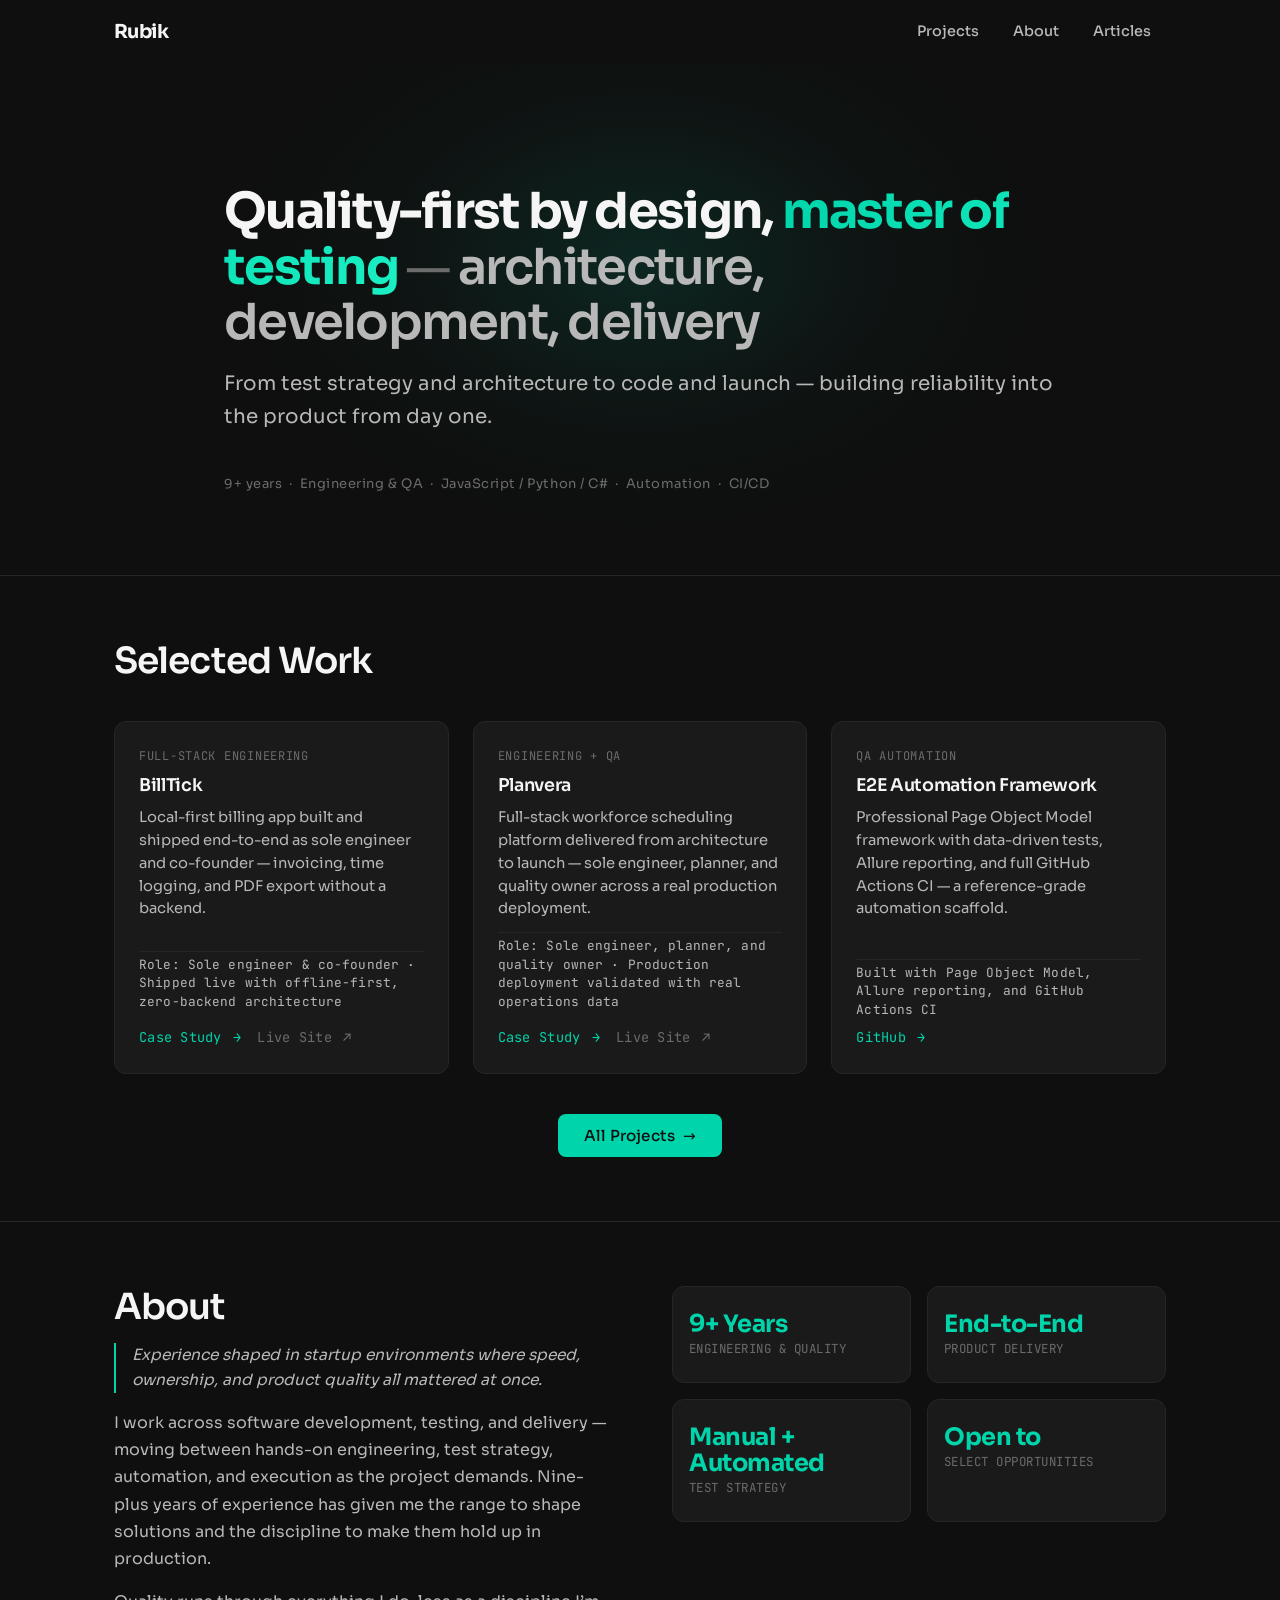
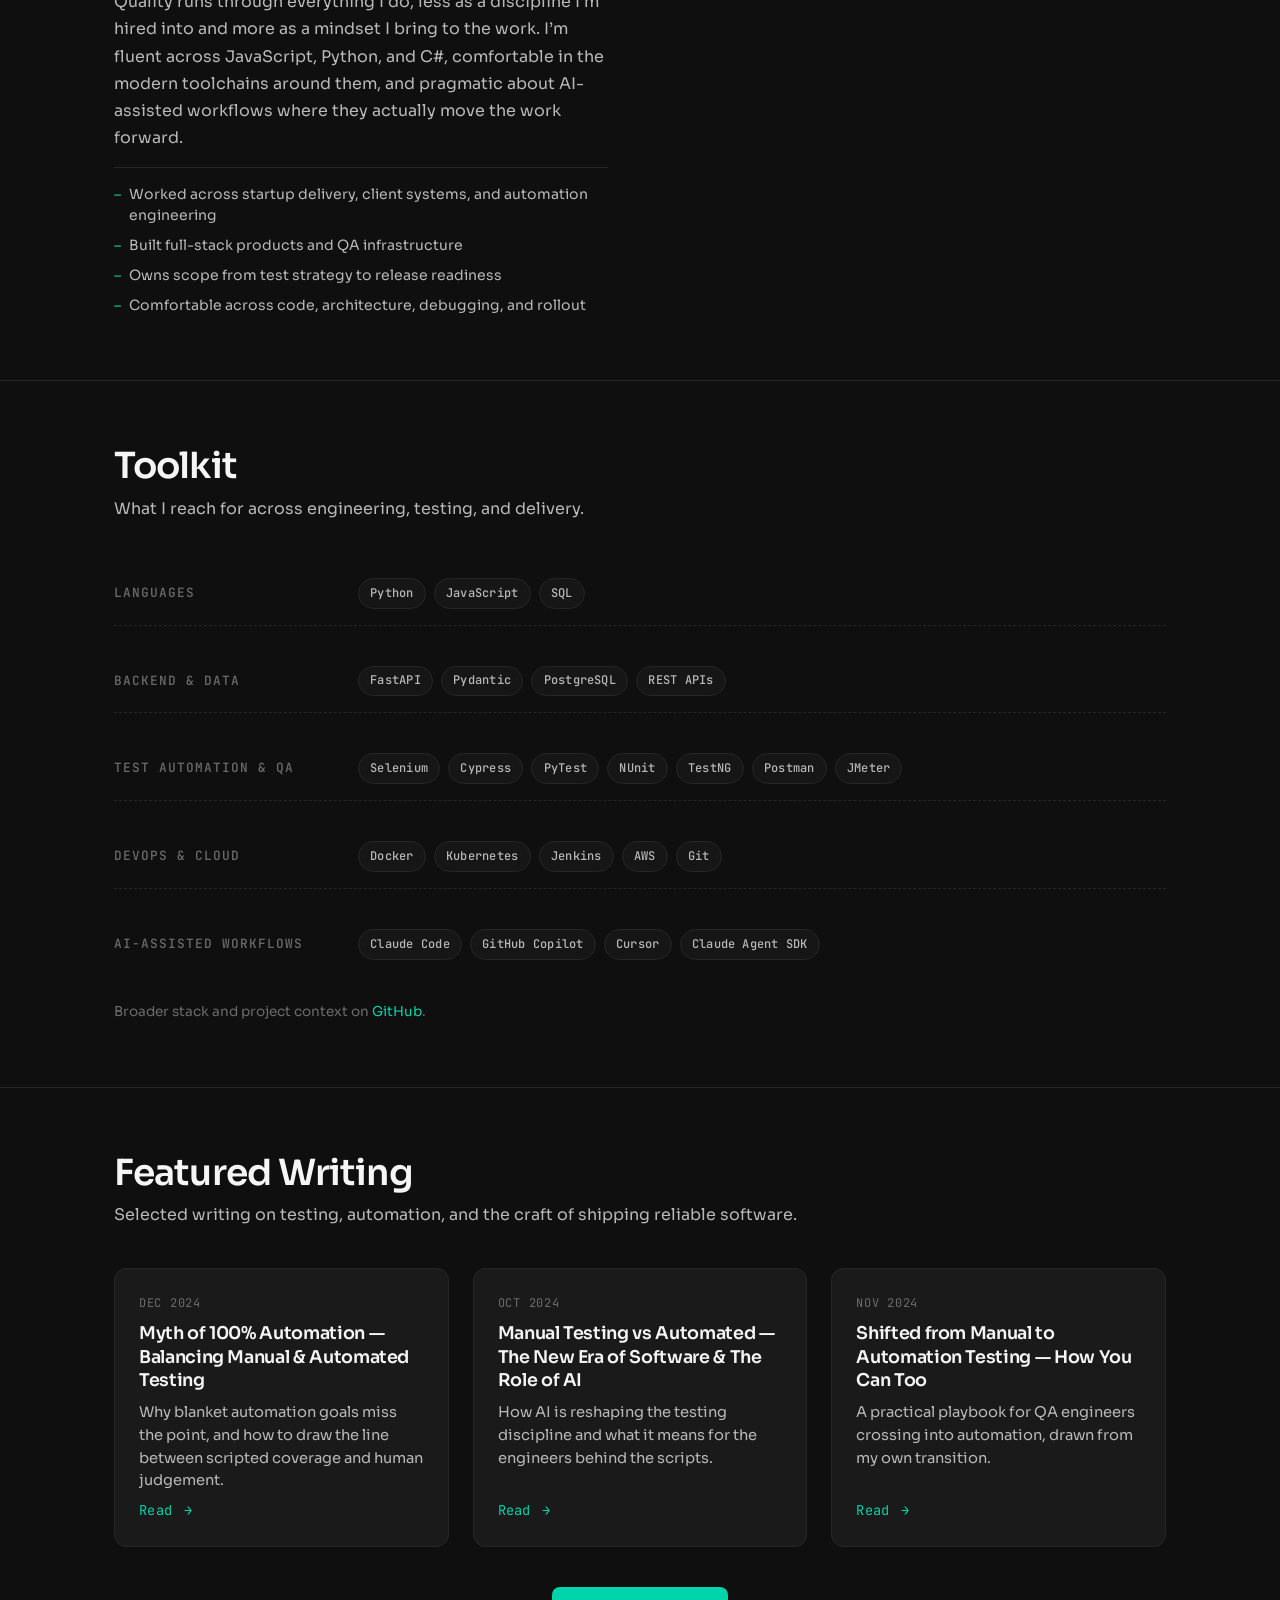
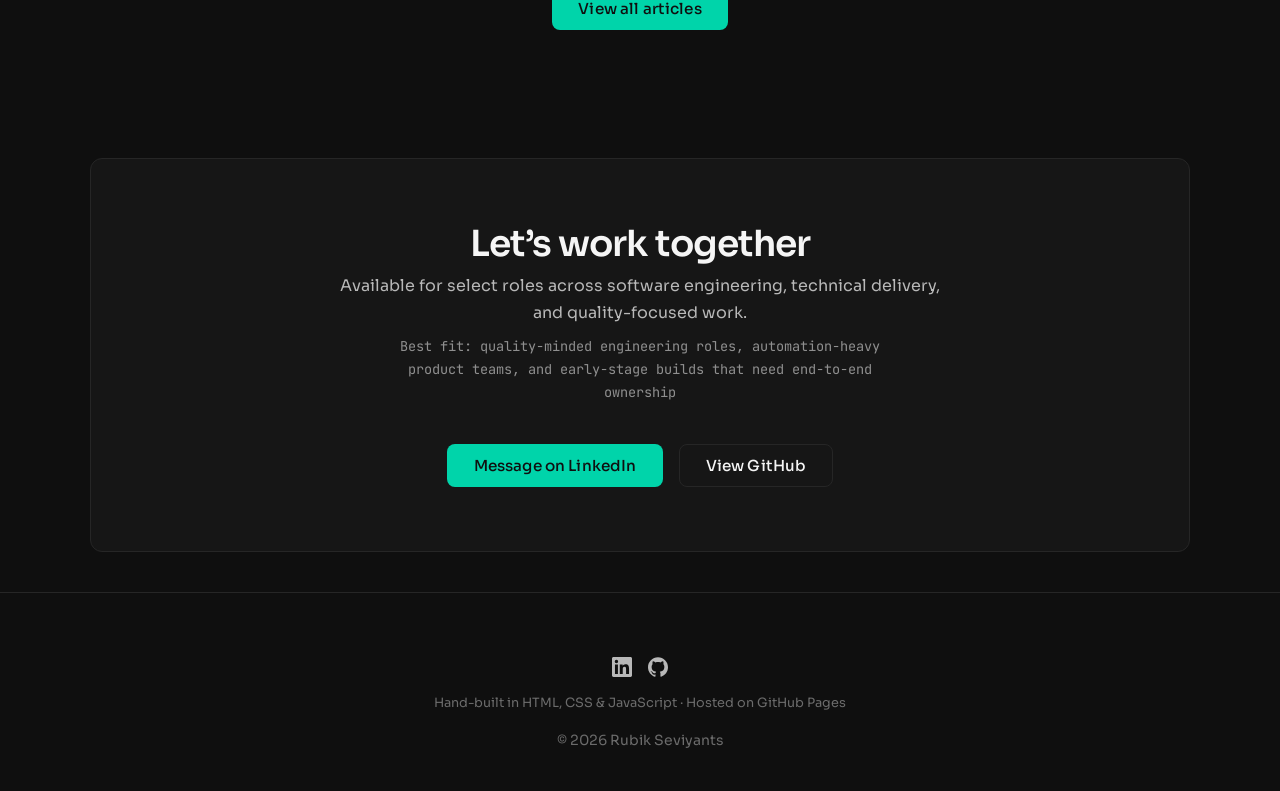
<file: index.html>
<!DOCTYPE html>
<html lang="en">
<head>
  <meta charset="UTF-8">
  <meta name="viewport" content="width=device-width, initial-scale=1.0">
  <title>Rubik Seviyants — Software Engineer & QA Specialist</title>
  <meta name="description" content="Portfolio of Rubik Seviyants — Software Engineer and QA Specialist. Test automation, web development, CI/CD pipelines.">
  <meta name="keywords" content="software engineer, qa specialist, test automation, selenium, cypress, javascript, python, portfolio">
  <meta name="author" content="Rubik Seviyants">
  <link rel="canonical" href="https://www.ru8iks.com/">
  <link rel="icon" href="/favicon.ico" sizes="any">
  <link rel="icon" href="/favicon-32x32.png" type="image/png" sizes="32x32">
  <link rel="icon" href="/favicon-16x16.png" type="image/png" sizes="16x16">
  <link rel="apple-touch-icon" href="/apple-touch-icon.png">
  <link rel="manifest" href="/site.webmanifest">
  <meta property="og:type" content="website">
  <meta property="og:title" content="Rubik Seviyants — Software Engineer & QA Specialist">
  <meta property="og:description" content="Portfolio of Rubik Seviyants — Software Engineer and QA Specialist. Test automation, web development, CI/CD pipelines.">
  <meta property="og:url" content="https://www.ru8iks.com/">
  <meta property="og:site_name" content="Rubik Seviyants">
  <meta name="twitter:card" content="summary">
  <meta name="twitter:title" content="Rubik Seviyants — Software Engineer & QA Specialist">
  <meta name="twitter:description" content="Portfolio of Rubik Seviyants — Software Engineer and QA Specialist. Test automation, web development, CI/CD pipelines.">
  <link rel="preconnect" href="https://fonts.googleapis.com">
  <link rel="preconnect" href="https://fonts.gstatic.com" crossorigin>
  <link rel="dns-prefetch" href="https://fonts.googleapis.com">
  <link rel="dns-prefetch" href="https://fonts.gstatic.com">
  <link href="https://fonts.googleapis.com/css2?family=Sora:wght@300;400;500;600;700&family=JetBrains+Mono:wght@400;500;600&display=swap" rel="stylesheet">
  <link rel="stylesheet" href="css/style.css">
  <link rel="stylesheet" href="css/nav.css">
  <link rel="stylesheet" href="css/home.css">
  <script async src="https://plausible.io/js/pa-4Ff__DM4iX466qX_lXiHa.js"></script>
  <script>window.plausible=window.plausible||function(){(plausible.q=plausible.q||[]).push(arguments)},plausible.init=plausible.init||function(i){plausible.o=i||{}};plausible.init()</script>
</head>
<body>
  <div id="nav-root"></div>

  <main>

    <!-- ============================================================
         1. HERO
         ============================================================ -->
    <section class="hero">
      <div class="container hero-inner">
        <h1 class="hero-title">
          Quality-first by design, <span class="hero-title-accent">master of testing</span>
          <span class="hero-amp">&mdash;</span>
          <span class="hero-title-dim">architecture, development, delivery</span>
        </h1>
        <p class="hero-subtitle">
          From test strategy and architecture to code and launch &mdash; building reliability into the product from day one.
        </p>

        <p class="hero-strip">
          9+ years &nbsp;&middot;&nbsp; Engineering &amp; QA &nbsp;&middot;&nbsp; JavaScript / Python / C# &nbsp;&middot;&nbsp; Automation &nbsp;&middot;&nbsp; CI/CD
        </p>

      </div>
    </section>


    <!-- ============================================================
         2. SELECTED WORK
         ============================================================ -->
    <section class="selected-work section">
      <div class="container">
        <header class="section-header">
          <h2>Selected Work</h2>
        </header>

        <div class="work-cards">
          <article class="work-card card">
            <p class="article-date">Full-Stack Engineering</p>
            <h3 class="article-title">BillTick</h3>
            <p class="article-snippet">Local-first billing app built and shipped end-to-end as sole engineer and co-founder &mdash; invoicing, time logging, and PDF export without a backend.</p>
            <p class="card-proof">Role: Sole engineer &amp; co-founder &middot; Shipped live with offline-first, zero-backend architecture</p>
            <div class="work-card__links">
              <a class="article-link" href="billtick.html">Case Study <span aria-hidden="true">&rarr;</span></a>
              <a class="article-link article-link--secondary" href="https://www.billtick.co" target="_blank" rel="noopener noreferrer">Live Site <span aria-hidden="true">&#8599;</span></a>
            </div>
          </article>

          <article class="work-card card">
            <p class="article-date">Engineering + QA</p>
            <h3 class="article-title">Planvera</h3>
            <p class="article-snippet">Full-stack workforce scheduling platform delivered from architecture to launch &mdash; sole engineer, planner, and quality owner across a real production deployment.</p>
            <p class="card-proof">Role: Sole engineer, planner, and quality owner &middot; Production deployment validated with real operations data</p>
            <div class="work-card__links">
              <a class="article-link" href="planvera.html">Case Study <span aria-hidden="true">&rarr;</span></a>
              <a class="article-link article-link--secondary" href="https://www.planvera.co" target="_blank" rel="noopener noreferrer">Live Site <span aria-hidden="true">&#8599;</span></a>
            </div>
          </article>

          <article class="work-card card">
            <p class="article-date">QA Automation</p>
            <h3 class="article-title">E2E Automation Framework</h3>
            <p class="article-snippet">Professional Page Object Model framework with data-driven tests, Allure reporting, and full GitHub Actions CI &mdash; a reference-grade automation scaffold.</p>
            <p class="card-proof">Built with Page Object Model, Allure reporting, and GitHub Actions CI</p>
            <a class="article-link" href="https://github.com/ru8ik/e2e-automation-testing-framework" target="_blank" rel="noopener noreferrer">GitHub <span aria-hidden="true">&rarr;</span></a>
          </article>
        </div>

        <div class="articles-all">
          <a href="projects.html" class="btn-primary">All Projects <span aria-hidden="true">&rarr;</span></a>
        </div>
      </div>
    </section>


    <!-- ============================================================
         3. ABOUT STRIP
         ============================================================ -->
    <section class="about-strip section">
      <div class="container about-grid">
        <div class="about-bio">
          <h2>About</h2>
          <blockquote class="about-callout">
            Experience shaped in startup environments where speed, ownership, and product quality all mattered at once.
          </blockquote>
          <p>
            I work across software development, testing, and delivery &mdash; moving between hands-on engineering,
            test strategy, automation, and execution as the project demands. Nine-plus years of experience has given
            me the range to shape solutions and the discipline to make them hold up in production.
          </p>
          <p>
            Quality runs through everything I do, less as a discipline I&rsquo;m hired into and more as a mindset I
            bring to the work. I&rsquo;m fluent across JavaScript, Python, and C#, comfortable in the modern
            toolchains around them, and pragmatic about AI-assisted workflows where they actually move the work forward.
          </p>

          <ul class="about-proof">
            <li>Worked across startup delivery, client systems, and automation engineering</li>
            <li>Built full-stack products and QA infrastructure</li>
            <li>Owns scope from test strategy to release readiness</li>
            <li>Comfortable across code, architecture, debugging, and rollout</li>
          </ul>
        </div>

        <div class="stats-grid" role="list">
          <article class="stat-card" role="listitem">
            <p class="stat-value">9+ Years</p>
            <p class="stat-label">Engineering &amp; Quality</p>
          </article>
          <article class="stat-card" role="listitem">
            <p class="stat-value">End-to-End</p>
            <p class="stat-label">Product Delivery</p>
          </article>
          <article class="stat-card" role="listitem">
            <p class="stat-value">Manual + Automated</p>
            <p class="stat-label">Test Strategy</p>
          </article>
          <article class="stat-card" role="listitem">
            <p class="stat-value">Open to</p>
            <p class="stat-label">Select opportunities</p>
          </article>
        </div>
      </div>
    </section>


    <!-- ============================================================
         3. SKILLS / TOOLKIT
         ============================================================ -->
    <section class="toolkit section">
      <div class="container">
        <header class="section-header">
          <h2>Toolkit</h2>
          <p class="section-lede">What I reach for across engineering, testing, and delivery.</p>
        </header>

        <div class="toolkit-rows">
          <div class="toolkit-row">
            <h3 class="toolkit-label">Languages</h3>
            <div class="toolkit-tags">
              <span class="tag">Python</span>
              <span class="tag">JavaScript</span>
              <span class="tag">SQL</span>
            </div>
          </div>

          <div class="toolkit-row">
            <h3 class="toolkit-label">Backend &amp; Data</h3>
            <div class="toolkit-tags">
              <span class="tag">FastAPI</span>
              <span class="tag">Pydantic</span>
              <span class="tag">PostgreSQL</span>
              <span class="tag">REST APIs</span>
            </div>
          </div>

          <div class="toolkit-row">
            <h3 class="toolkit-label">Test Automation &amp; QA</h3>
            <div class="toolkit-tags">
              <span class="tag">Selenium</span>
              <span class="tag">Cypress</span>
              <span class="tag">PyTest</span>
              <span class="tag">NUnit</span>
              <span class="tag">TestNG</span>
              <span class="tag">Postman</span>
              <span class="tag">JMeter</span>
            </div>
          </div>

          <div class="toolkit-row">
            <h3 class="toolkit-label">DevOps &amp; Cloud</h3>
            <div class="toolkit-tags">
              <span class="tag">Docker</span>
              <span class="tag">Kubernetes</span>
              <span class="tag">Jenkins</span>
              <span class="tag">AWS</span>
              <span class="tag">Git</span>
            </div>
          </div>

          <div class="toolkit-row">
            <h3 class="toolkit-label">AI-Assisted Workflows</h3>
            <div class="toolkit-tags">
              <span class="tag">Claude Code</span>
              <span class="tag">GitHub Copilot</span>
              <span class="tag">Cursor</span>
              <span class="tag">Claude Agent SDK</span>
            </div>
          </div>
        </div>

        <p class="toolkit-note">
          Broader stack and project context on
          <a href="https://github.com/ru8ik" target="_blank" rel="noopener noreferrer">GitHub</a>.
        </p>
      </div>
    </section>


    <!-- ============================================================
         4. FEATURED ARTICLES
         ============================================================ -->
    <section class="articles-teaser section">
      <div class="container">
        <header class="section-header">
          <h2>Featured Writing</h2>
          <p class="section-lede">Selected writing on testing, automation, and the craft of shipping reliable software.</p>
        </header>

        <div class="articles-grid">
          <article class="article-card card">
            <p class="article-date">Dec 2024</p>
            <h3 class="article-title">Myth of 100% Automation &mdash; Balancing Manual &amp; Automated Testing</h3>
            <p class="article-snippet">
              Why blanket automation goals miss the point, and how to draw the line between scripted coverage and human judgement.
            </p>
            <a class="article-link" href="https://www.linkedin.com/pulse/myth-100-automation-balancing-manual-automated-seviyants-xrxcc/" target="_blank" rel="noopener noreferrer">
              Read <span aria-hidden="true">&rarr;</span>
            </a>
          </article>

          <article class="article-card card">
            <p class="article-date">Oct 2024</p>
            <h3 class="article-title">Manual Testing vs Automated &mdash; The New Era of Software &amp; The Role of AI</h3>
            <p class="article-snippet">
              How AI is reshaping the testing discipline and what it means for the engineers behind the scripts.
            </p>
            <a class="article-link" href="https://www.linkedin.com/pulse/manual-testing-automated-new-era-software-role-ai-seviyants-m3g1c/" target="_blank" rel="noopener noreferrer">
              Read <span aria-hidden="true">&rarr;</span>
            </a>
          </article>

          <article class="article-card card">
            <p class="article-date">Nov 2024</p>
            <h3 class="article-title">Shifted from Manual to Automation Testing &mdash; How You Can Too</h3>
            <p class="article-snippet">
              A practical playbook for QA engineers crossing into automation, drawn from my own transition.
            </p>
            <a class="article-link" href="https://www.linkedin.com/pulse/shifted-from-manual-automation-testing-how-you-can-too-seviyants-gbbpc/" target="_blank" rel="noopener noreferrer">
              Read <span aria-hidden="true">&rarr;</span>
            </a>
          </article>
        </div>

        <div class="articles-all">
          <a href="articles.html" class="btn-primary">View all articles</a>
        </div>
      </div>
    </section>


    <!-- ============================================================
         5. CONTACT / CTA
         ============================================================ -->
    <section class="contact-cta">
      <div class="container contact-inner">
        <h2 class="contact-title">Let&rsquo;s work together</h2>
        <p class="contact-subtitle">
          Available for select roles across software engineering, technical delivery, and quality-focused work.
        </p>
        <p class="contact-fit">Best fit: quality-minded engineering roles, automation-heavy product teams, and early-stage builds that need end-to-end ownership</p>
        <div class="contact-actions">
          <a href="https://www.linkedin.com/in/ru8ik/" target="_blank" rel="noopener noreferrer" class="btn-primary">Message on LinkedIn</a>
          <a href="https://github.com/ru8ik" target="_blank" rel="noopener noreferrer" class="btn-secondary">View GitHub</a>
        </div>
      </div>
    </section>

  </main>

  <div id="footer-root"></div>
  <div id="back-to-top-root"></div>

  <script src="js/components.js" defer></script>
</body>
</html>
</file>
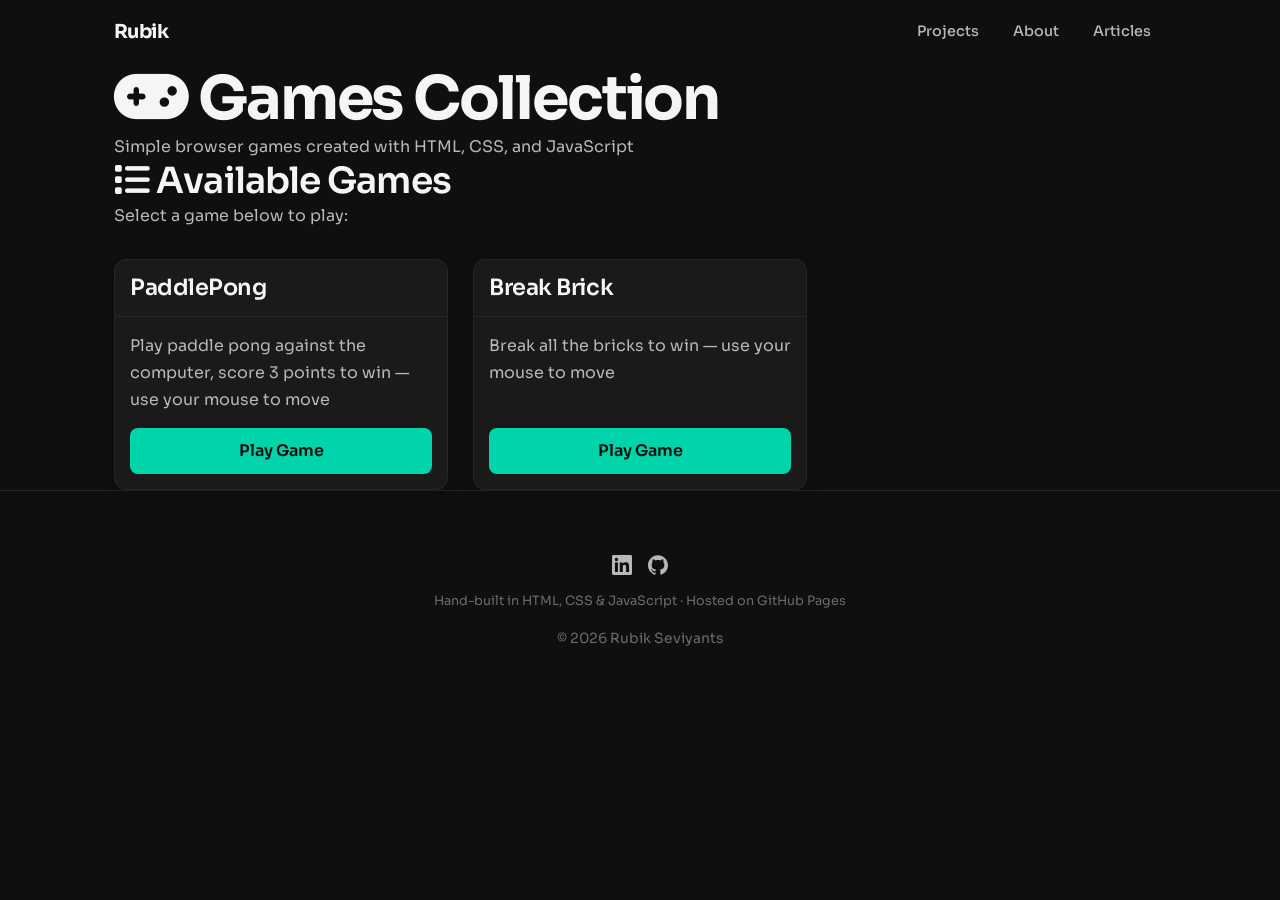
<file: games/index.html>
<!DOCTYPE html>
<html lang="en">
<head>
  <meta charset="UTF-8">
  <meta name="viewport" content="width=device-width, initial-scale=1.0">
  <title>Games — Rubik Seviyants</title>
  <meta name="description" content="Browser games built with HTML5 Canvas and JavaScript by Rubik Seviyants.">
  <meta name="keywords" content="browser games, javascript games, html5 games">
  <meta name="author" content="Rubik Seviyants">
  <link rel="canonical" href="https://www.ru8iks.com/games/index.html">
  <link rel="icon" href="/favicon.ico" sizes="any">
  <link rel="icon" href="/favicon-32x32.png" type="image/png" sizes="32x32">
  <link rel="icon" href="/favicon-16x16.png" type="image/png" sizes="16x16">
  <link rel="apple-touch-icon" href="/apple-touch-icon.png">
  <link rel="manifest" href="/site.webmanifest">
  <meta property="og:type" content="website">
  <meta property="og:title" content="Games — Rubik Seviyants">
  <meta property="og:description" content="Browser games built with HTML5 Canvas and JavaScript by Rubik Seviyants.">
  <meta property="og:url" content="https://www.ru8iks.com/games/index.html">
  <meta property="og:site_name" content="Rubik Seviyants">
  <meta name="twitter:card" content="summary">
  <meta name="twitter:title" content="Games — Rubik Seviyants">
  <meta name="twitter:description" content="Browser games built with HTML5 Canvas and JavaScript by Rubik Seviyants.">
  <link rel="preconnect" href="https://fonts.googleapis.com">
  <link rel="preconnect" href="https://fonts.gstatic.com" crossorigin>
  <link rel="dns-prefetch" href="https://fonts.googleapis.com">
  <link rel="dns-prefetch" href="https://fonts.gstatic.com">
  <link href="https://fonts.googleapis.com/css2?family=Sora:wght@300;400;500;600;700&family=JetBrains+Mono:wght@400;500;600&display=swap" rel="stylesheet">
  <link rel="stylesheet" href="../css/style.css">
  <link rel="stylesheet" href="../css/nav.css">
  <link rel="stylesheet" href="../css/games.css">
  <link rel="preload" href="https://cdnjs.cloudflare.com/ajax/libs/font-awesome/6.4.0/css/all.min.css" as="style" onload="this.onload=null;this.rel='stylesheet'">
  <noscript><link rel="stylesheet" href="https://cdnjs.cloudflare.com/ajax/libs/font-awesome/6.4.0/css/all.min.css"></noscript>
  <script async src="https://plausible.io/js/pa-4Ff__DM4iX466qX_lXiHa.js"></script>
  <script>window.plausible=window.plausible||function(){(plausible.q=plausible.q||[]).push(arguments)},plausible.init=plausible.init||function(i){plausible.o=i||{}};plausible.init()</script>
</head>
<body>
  <div id="nav-root"></div>
  <div class="container">
    <header>
      <h1><i class="fas fa-gamepad"></i> Games Collection</h1>
      <p class="subtitle">Simple browser games created with HTML, CSS, and JavaScript</p>
    </header>
    
    <main>
      <section>
        <h2><i class="fas fa-list"></i> Available Games</h2>
        <p>Select a game below to play:</p>
        
        <div class="game-container">
          <!-- Game 1 -->
          <div class="game-card">
            <h3>PaddlePong</h3>
            <div class="game-description">
              <p>Play paddle pong against the computer, score 3 points to win — use your mouse to move</p>
            </div>
            <a href="game.html" class="game-link">Play Game</a>
          </div>
          
          <!-- Game 2 -->
          <div class="game-card">
            <h3>Break Brick</h3>
            <div class="game-description">
              <p>Break all the bricks to win — use your mouse to move</p>
            </div>
            <a href="game2.html" class="game-link">Play Game</a>
          </div>
        </div>
      </section>
    </main>
    
  </div>
  <div id="footer-root"></div>

  <script src="../js/components.js" defer></script>
</body>
</html>
</file>
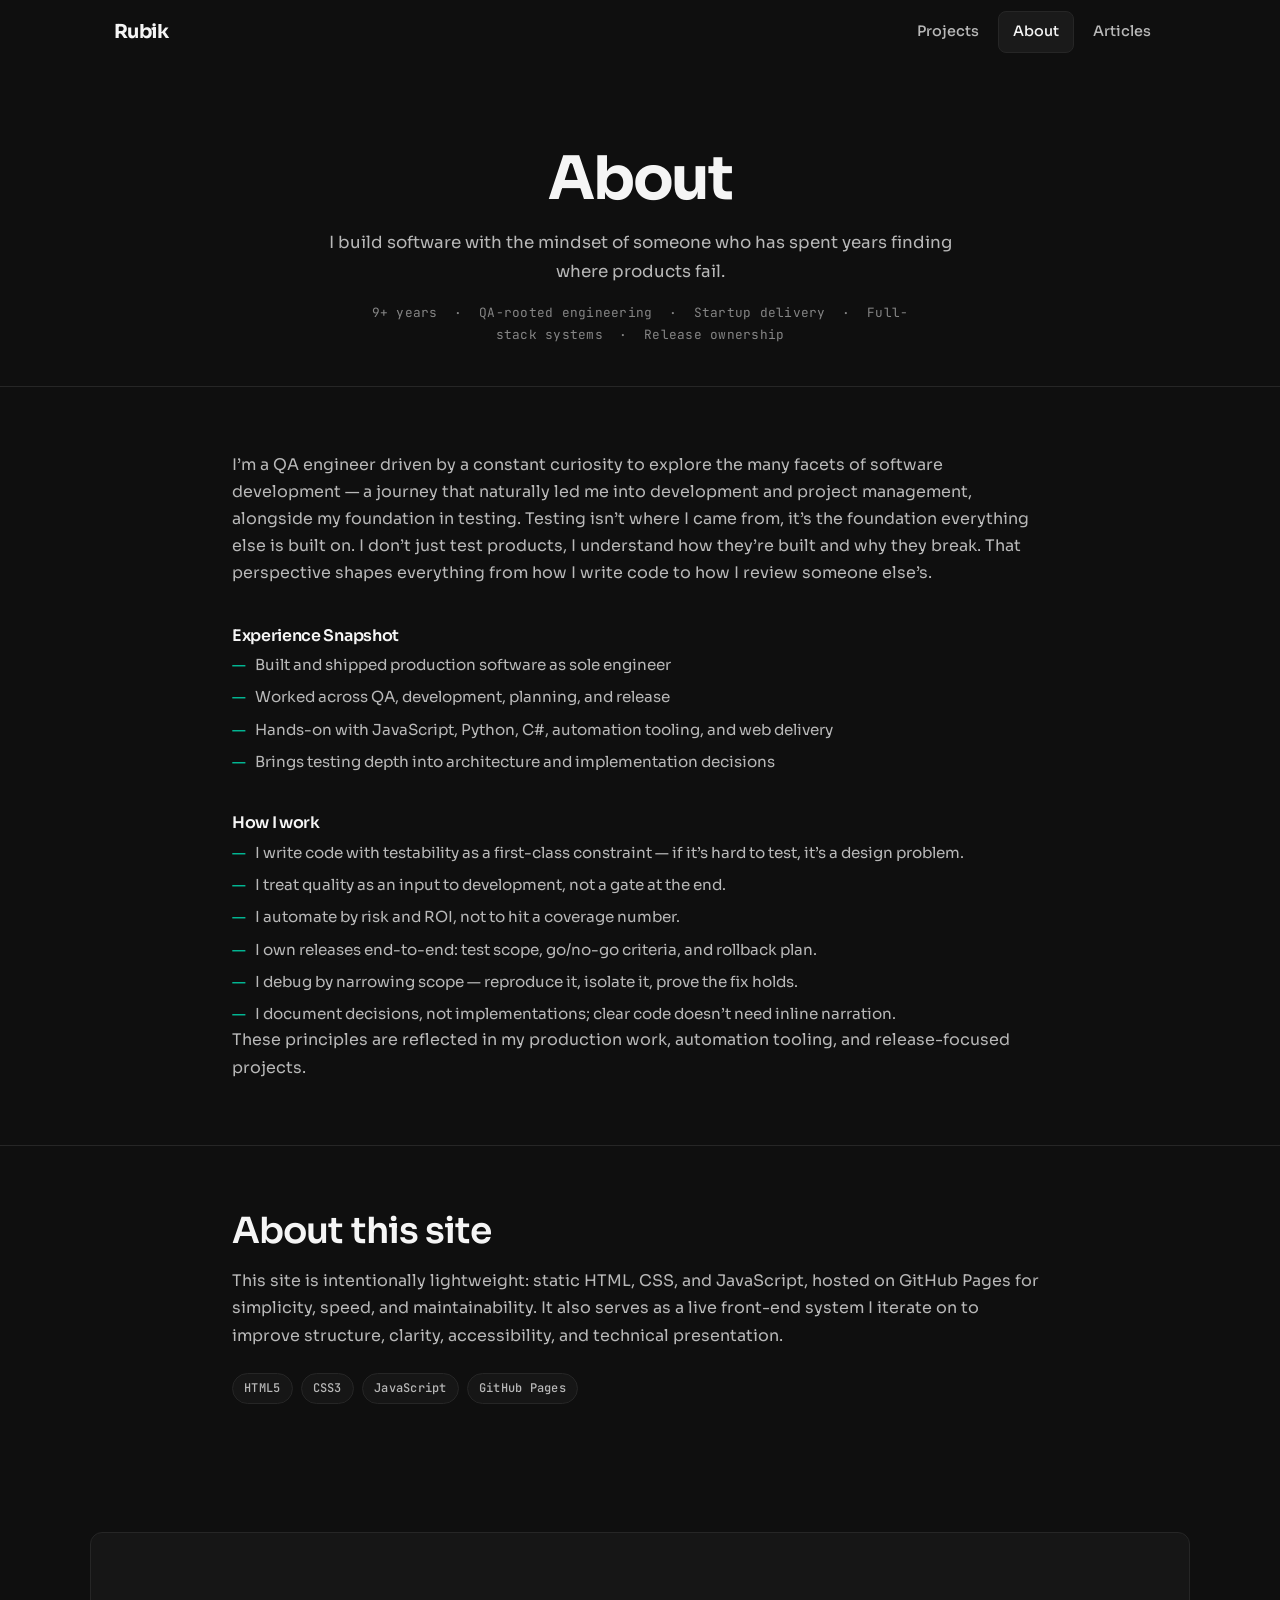
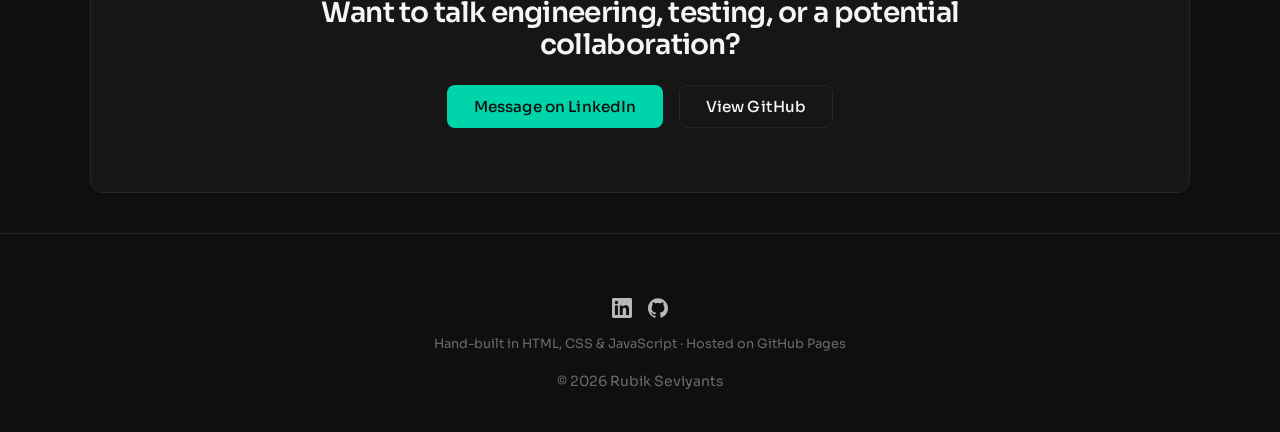
<file: about.html>
<!DOCTYPE html>
<html lang="en">
<head>
  <meta charset="UTF-8">
  <meta name="viewport" content="width=device-width, initial-scale=1.0">
  <title>About — Rubik Seviyants</title>
  <meta name="description" content="About Rubik Seviyants — Software Engineer and QA Specialist. Engineering approach, background, and contact.">
  <meta name="keywords" content="rubik seviyants, about, software engineer, qa specialist, test automation, portfolio">
  <meta name="author" content="Rubik Seviyants">
  <link rel="canonical" href="https://www.ru8iks.com/about.html">
  <link rel="icon" href="/favicon.ico" sizes="any">
  <link rel="icon" href="/favicon-32x32.png" type="image/png" sizes="32x32">
  <link rel="icon" href="/favicon-16x16.png" type="image/png" sizes="16x16">
  <link rel="apple-touch-icon" href="/apple-touch-icon.png">
  <link rel="manifest" href="/site.webmanifest">
  <meta property="og:type" content="website">
  <meta property="og:title" content="About — Rubik Seviyants">
  <meta property="og:description" content="About Rubik Seviyants — Software Engineer and QA Specialist. Engineering approach, background, and contact.">
  <meta property="og:url" content="https://www.ru8iks.com/about.html">
  <meta property="og:site_name" content="Rubik Seviyants">
  <meta name="twitter:card" content="summary">
  <meta name="twitter:title" content="About — Rubik Seviyants">
  <meta name="twitter:description" content="About Rubik Seviyants — Software Engineer and QA Specialist. Engineering approach, background, and contact.">
  <link rel="preconnect" href="https://fonts.googleapis.com">
  <link rel="preconnect" href="https://fonts.gstatic.com" crossorigin>
  <link rel="dns-prefetch" href="https://fonts.googleapis.com">
  <link rel="dns-prefetch" href="https://fonts.gstatic.com">
  <link href="https://fonts.googleapis.com/css2?family=Sora:wght@300;400;500;600;700&family=JetBrains+Mono:wght@400;500;600&display=swap" rel="stylesheet">
  <link rel="stylesheet" href="css/style.css">
  <link rel="stylesheet" href="css/nav.css">
  <link rel="stylesheet" href="css/about.css">
  <script async src="https://plausible.io/js/pa-4Ff__DM4iX466qX_lXiHa.js"></script>
  <script>window.plausible=window.plausible||function(){(plausible.q=plausible.q||[]).push(arguments)},plausible.init=plausible.init||function(i){plausible.o=i||{}};plausible.init()</script>
</head>
<body>
  <div id="nav-root"></div>

  <main>

    <!-- PAGE HEADER -->
    <section class="about-header">
      <div class="container">
        <h1>About</h1>
        <p class="subtitle">I build software with the mindset of someone who has spent years finding where products fail.</p>
        <p class="about-proof">9+ years &nbsp;&middot;&nbsp; QA-rooted engineering &nbsp;&middot;&nbsp; Startup delivery &nbsp;&middot;&nbsp; Full-stack systems &nbsp;&middot;&nbsp; Release ownership</p>
      </div>
    </section>


    <!-- MY STORY -->
    <section class="about-story section">
      <div class="container">
        <div class="about-story__inner">
          <p>
            I&rsquo;m a QA engineer driven by a constant curiosity to explore the many facets of software development &mdash; a journey that naturally led me into development and project management, alongside my foundation in testing. Testing isn&rsquo;t where I came from, it&rsquo;s the foundation everything else is built on. I don&rsquo;t just test products, I understand how they&rsquo;re built and why they break. That perspective shapes everything from how I write code to how I review someone else&rsquo;s.
          </p>
          <h3 class="about-story__list-heading">Experience Snapshot</h3>
          <ul class="about-story__list" role="list">
            <li>Built and shipped production software as sole engineer</li>
            <li>Worked across QA, development, planning, and release</li>
            <li>Hands-on with JavaScript, Python, C#, automation tooling, and web delivery</li>
            <li>Brings testing depth into architecture and implementation decisions</li>
          </ul>
          <h3 class="about-story__list-heading">How I work</h3>
          <ul class="about-story__list" role="list">
            <li>I write code with testability as a first-class constraint &mdash; if it&rsquo;s hard to test, it&rsquo;s a design problem.</li>
            <li>I treat quality as an input to development, not a gate at the end.</li>
            <li>I automate by risk and ROI, not to hit a coverage number.</li>
            <li>I own releases end-to-end: test scope, go/no-go criteria, and rollback plan.</li>
            <li>I debug by narrowing scope &mdash; reproduce it, isolate it, prove the fix holds.</li>
            <li>I document decisions, not implementations; clear code doesn&rsquo;t need inline narration.</li>
          </ul>
          <p>These principles are reflected in my production work, automation tooling, and release-focused projects.</p>
        </div>
      </div>
    </section>



    <!-- THIS SITE -->
    <section class="this-site section">
      <div class="container">
        <div class="this-site__inner">
          <h2>About this site</h2>
          <p>
            This site is intentionally lightweight: static HTML, CSS, and JavaScript, hosted on GitHub Pages for simplicity, speed, and maintainability. It also serves as a live front-end system I iterate on to improve structure, clarity, accessibility, and technical presentation.
          </p>
          <div class="this-site__tags">
            <span class="tag">HTML5</span>
            <span class="tag">CSS3</span>
            <span class="tag">JavaScript</span>
            <span class="tag">GitHub Pages</span>
          </div>
        </div>
      </div>
    </section>


    <!-- CONNECT -->
    <section class="connect-cta">
      <div class="container connect-inner">
        <h2 class="connect-title">Want to talk engineering, testing, or a potential collaboration?</h2>
        <div class="connect-actions">
          <a href="https://www.linkedin.com/in/ru8ik/" target="_blank" rel="noopener noreferrer" class="btn-primary">Message on LinkedIn</a>
          <a href="https://github.com/ru8ik" target="_blank" rel="noopener noreferrer" class="btn-secondary">View GitHub</a>
        </div>
      </div>
    </section>

  </main>

  <div id="footer-root"></div>
  <div id="back-to-top-root"></div>

  <script src="js/components.js" defer></script>
</body>
</html>
</file>
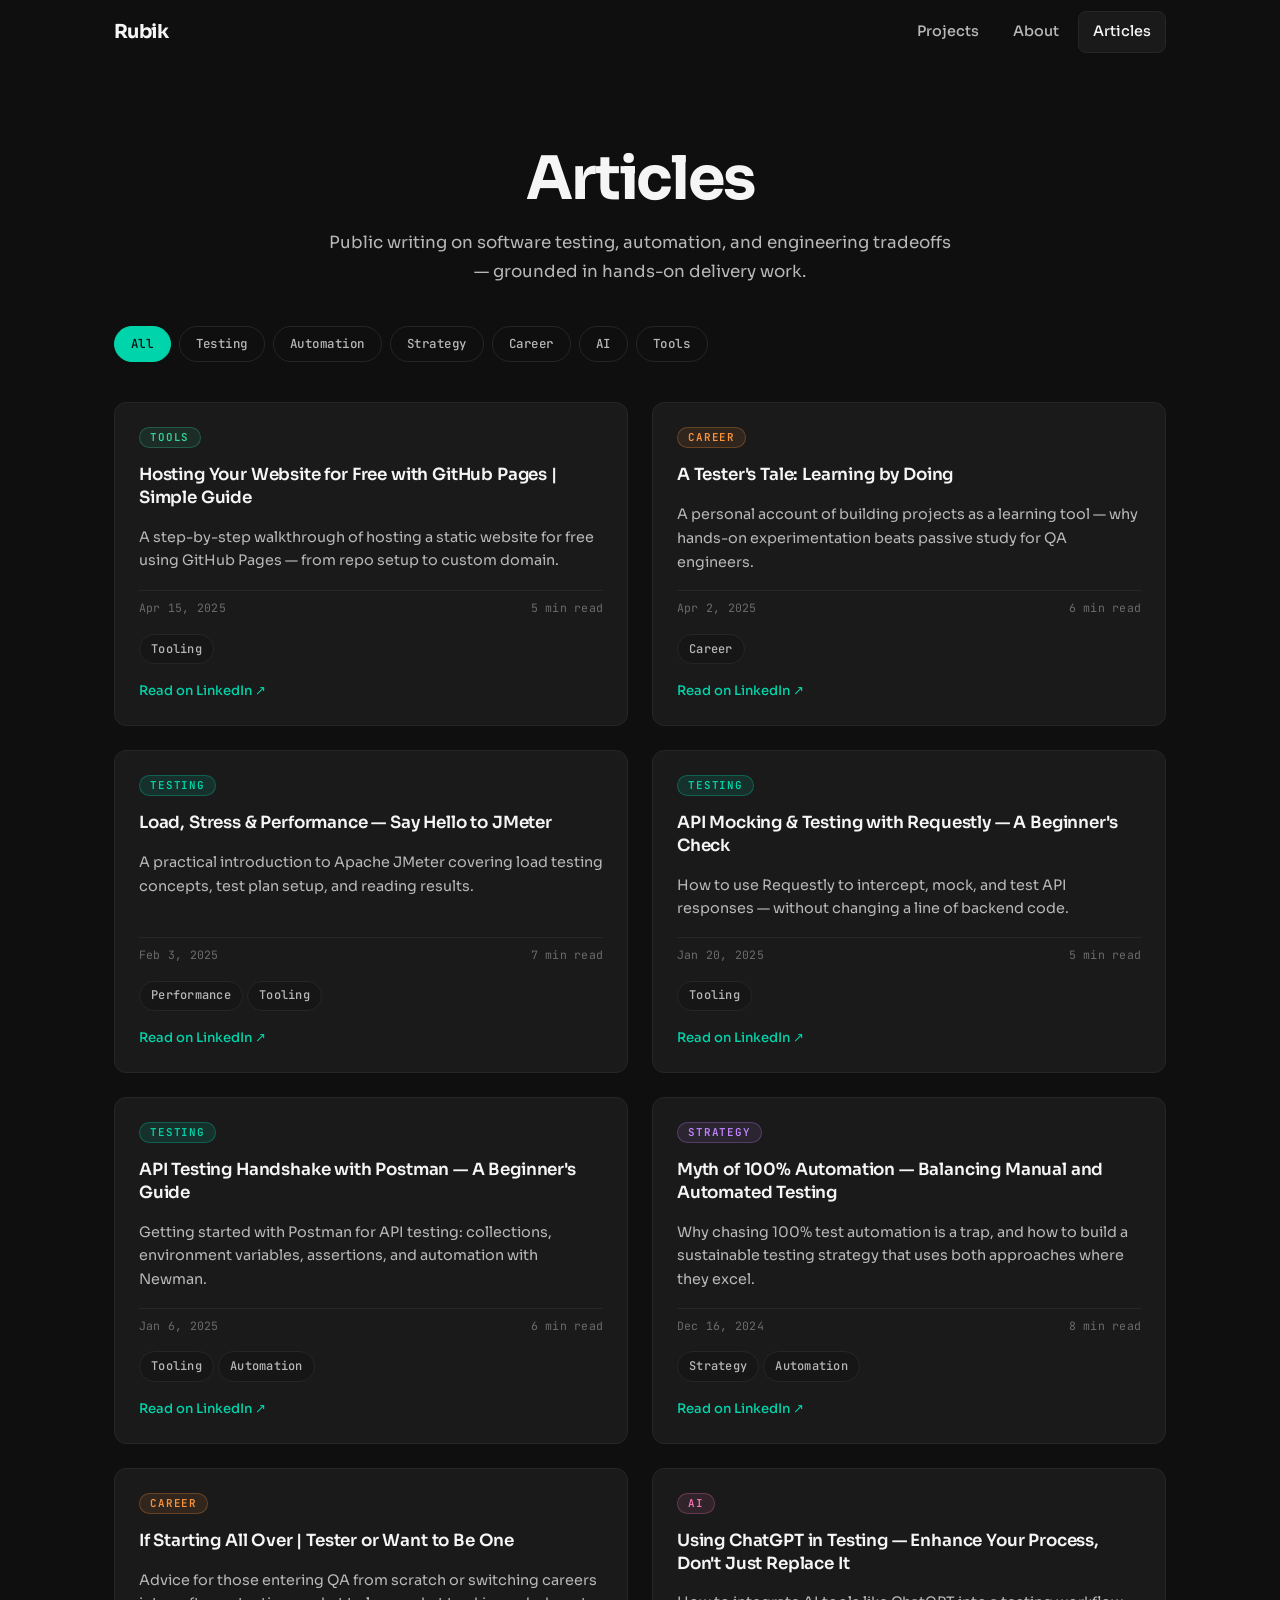
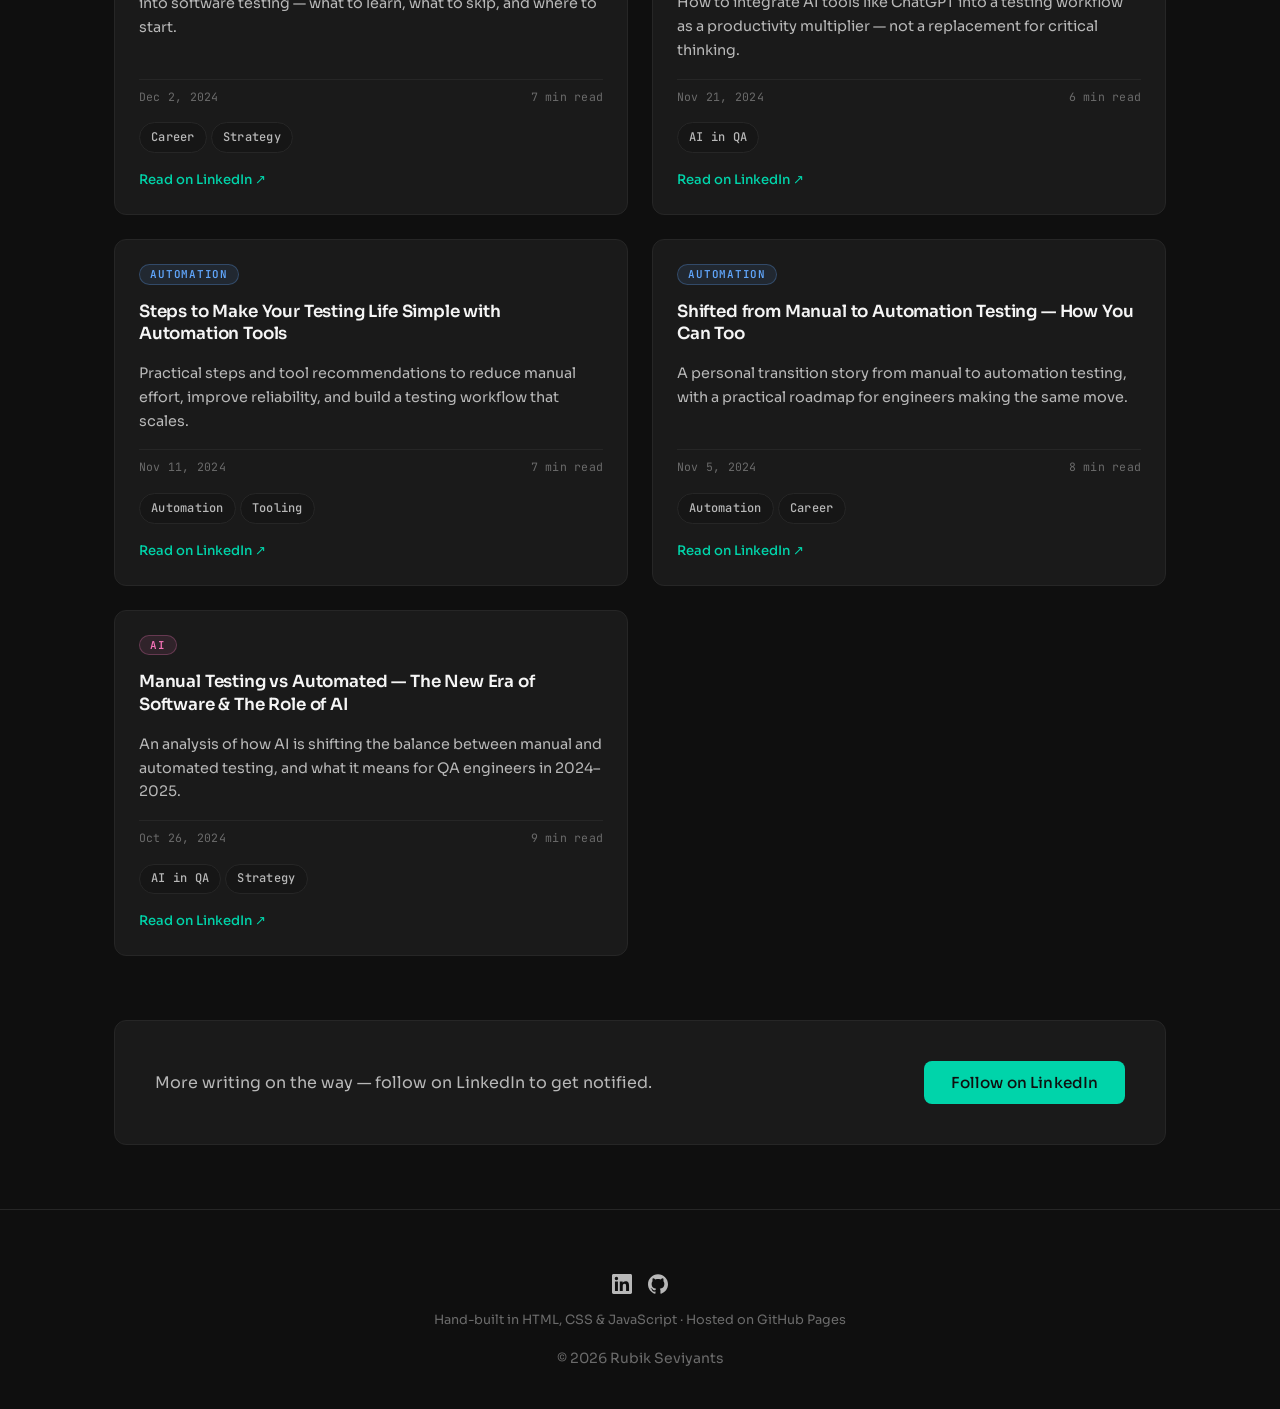
<file: articles.html>
<!DOCTYPE html>
<html lang="en">
<head>
  <meta charset="UTF-8">
  <meta name="viewport" content="width=device-width, initial-scale=1.0">
  <title>Articles — Rubik Seviyants</title>
  <meta name="description" content="11 technical articles on software testing, test automation, AI in QA, and engineering careers by Rubik Seviyants.">
  <meta name="keywords" content="software testing articles, QA automation, testing strategy, LinkedIn articles, Rubik Seviyants">
  <meta name="author" content="Rubik Seviyants">
  <link rel="canonical" href="https://www.ru8iks.com/articles.html">
  <link rel="icon" href="/favicon.ico" sizes="any">
  <link rel="icon" href="/favicon-32x32.png" type="image/png" sizes="32x32">
  <link rel="icon" href="/favicon-16x16.png" type="image/png" sizes="16x16">
  <link rel="apple-touch-icon" href="/apple-touch-icon.png">
  <link rel="manifest" href="/site.webmanifest">
  <meta property="og:type" content="website">
  <meta property="og:title" content="Articles — Rubik Seviyants">
  <meta property="og:description" content="11 technical articles on software testing, test automation, AI in QA, and engineering careers by Rubik Seviyants.">
  <meta property="og:url" content="https://www.ru8iks.com/articles.html">
  <meta property="og:site_name" content="Rubik Seviyants">
  <meta name="twitter:card" content="summary">
  <meta name="twitter:title" content="Articles — Rubik Seviyants">
  <meta name="twitter:description" content="11 technical articles on software testing, test automation, AI in QA, and engineering careers by Rubik Seviyants.">
  <link rel="preconnect" href="https://fonts.googleapis.com">
  <link rel="preconnect" href="https://fonts.gstatic.com" crossorigin>
  <link rel="dns-prefetch" href="https://fonts.googleapis.com">
  <link rel="dns-prefetch" href="https://fonts.gstatic.com">
  <link href="https://fonts.googleapis.com/css2?family=Sora:wght@300;400;500;600;700&family=JetBrains+Mono:wght@400;500;600&display=swap" rel="stylesheet">
  <link rel="stylesheet" href="css/style.css">
  <link rel="stylesheet" href="css/nav.css">
  <link rel="stylesheet" href="css/articles.css">
  <script async src="https://plausible.io/js/pa-4Ff__DM4iX466qX_lXiHa.js"></script>
  <script>window.plausible=window.plausible||function(){(plausible.q=plausible.q||[]).push(arguments)},plausible.init=plausible.init||function(i){plausible.o=i||{}};plausible.init()</script>
</head>
<body>
  <div id="nav-root"></div>

  <div class="container">
    <header class="articles-header">
      <h1>Articles</h1>
      <p class="subtitle">Public writing on software testing, automation, and engineering tradeoffs — grounded in hands-on delivery work.</p>
    </header>

    <main>
      <div class="filter-bar" role="group" aria-label="Filter articles by category">
        <button class="filter-btn active" data-filter="all">All</button>
        <button class="filter-btn" data-filter="Testing">Testing</button>
        <button class="filter-btn" data-filter="Automation">Automation</button>
        <button class="filter-btn" data-filter="Strategy">Strategy</button>
        <button class="filter-btn" data-filter="Career">Career</button>
        <button class="filter-btn" data-filter="AI">AI</button>
        <button class="filter-btn" data-filter="Tools">Tools</button>
      </div>

      <section class="articles-grid" id="articles-grid">

        <article class="article-card card" data-tag="Tools">
          <span class="article-tag article-tag--tools">Tools</span>
          <h3 class="article-card__title">
            <a href="https://www.linkedin.com/pulse/hosting-your-website-free-github-pages-simple-guide-seviyants-v6qwc/" target="_blank" rel="noopener noreferrer">
              Hosting Your Website for Free with GitHub Pages | Simple Guide
            </a>
          </h3>
          <p class="article-card__excerpt">A step-by-step walkthrough of hosting a static website for free using GitHub Pages — from repo setup to custom domain.</p>
          <footer class="article-card__footer">
            <span class="article-card__date">Apr 15, 2025</span>
            <span class="article-card__read">5 min read</span>
          </footer>
          <div><span class="tag">Tooling</span></div>
          <a class="article-card__cta" href="https://www.linkedin.com/pulse/hosting-your-website-free-github-pages-simple-guide-seviyants-v6qwc/" target="_blank" rel="noopener noreferrer">Read on LinkedIn ↗</a>
        </article>

        <article class="article-card card" data-tag="Career">
          <span class="article-tag article-tag--career">Career</span>
          <h3 class="article-card__title">
            <a href="https://www.linkedin.com/pulse/testers-tale-learning-doing-reuben-rubik-seviyants-jjvzc/" target="_blank" rel="noopener noreferrer">
              A Tester's Tale: Learning by Doing
            </a>
          </h3>
          <p class="article-card__excerpt">A personal account of building projects as a learning tool — why hands-on experimentation beats passive study for QA engineers.</p>
          <footer class="article-card__footer">
            <span class="article-card__date">Apr 2, 2025</span>
            <span class="article-card__read">6 min read</span>
          </footer>
          <div><span class="tag">Career</span></div>
          <a class="article-card__cta" href="https://www.linkedin.com/pulse/testers-tale-learning-doing-reuben-rubik-seviyants-jjvzc/" target="_blank" rel="noopener noreferrer">Read on LinkedIn ↗</a>
        </article>

        <article class="article-card card" data-tag="Testing">
          <span class="article-tag article-tag--testing">Testing</span>
          <h3 class="article-card__title">
            <a href="https://www.linkedin.com/pulse/load-stress-performance-say-hello-jmeter-reuben-rubik-seviyants-ytj5c/" target="_blank" rel="noopener noreferrer">
              Load, Stress &amp; Performance — Say Hello to JMeter
            </a>
          </h3>
          <p class="article-card__excerpt">A practical introduction to Apache JMeter covering load testing concepts, test plan setup, and reading results.</p>
          <footer class="article-card__footer">
            <span class="article-card__date">Feb 3, 2025</span>
            <span class="article-card__read">7 min read</span>
          </footer>
          <div><span class="tag">Performance</span> <span class="tag">Tooling</span></div>
          <a class="article-card__cta" href="https://www.linkedin.com/pulse/load-stress-performance-say-hello-jmeter-reuben-rubik-seviyants-ytj5c/" target="_blank" rel="noopener noreferrer">Read on LinkedIn ↗</a>
        </article>

        <article class="article-card card" data-tag="Testing">
          <span class="article-tag article-tag--testing">Testing</span>
          <h3 class="article-card__title">
            <a href="https://www.linkedin.com/pulse/api-mocking-testing-requestly-beginners-check-seviyants-ekgqc/" target="_blank" rel="noopener noreferrer">
              API Mocking &amp; Testing with Requestly — A Beginner's Check
            </a>
          </h3>
          <p class="article-card__excerpt">How to use Requestly to intercept, mock, and test API responses — without changing a line of backend code.</p>
          <footer class="article-card__footer">
            <span class="article-card__date">Jan 20, 2025</span>
            <span class="article-card__read">5 min read</span>
          </footer>
          <div><span class="tag">Tooling</span></div>
          <a class="article-card__cta" href="https://www.linkedin.com/pulse/api-mocking-testing-requestly-beginners-check-seviyants-ekgqc/" target="_blank" rel="noopener noreferrer">Read on LinkedIn ↗</a>
        </article>

        <article class="article-card card" data-tag="Testing">
          <span class="article-tag article-tag--testing">Testing</span>
          <h3 class="article-card__title">
            <a href="https://www.linkedin.com/pulse/api-testing-handshake-postman-beginners-guide-seviyants-usnwc/" target="_blank" rel="noopener noreferrer">
              API Testing Handshake with Postman — A Beginner's Guide
            </a>
          </h3>
          <p class="article-card__excerpt">Getting started with Postman for API testing: collections, environment variables, assertions, and automation with Newman.</p>
          <footer class="article-card__footer">
            <span class="article-card__date">Jan 6, 2025</span>
            <span class="article-card__read">6 min read</span>
          </footer>
          <div><span class="tag">Tooling</span> <span class="tag">Automation</span></div>
          <a class="article-card__cta" href="https://www.linkedin.com/pulse/api-testing-handshake-postman-beginners-guide-seviyants-usnwc/" target="_blank" rel="noopener noreferrer">Read on LinkedIn ↗</a>
        </article>

        <article class="article-card card" data-tag="Strategy">
          <span class="article-tag article-tag--strategy">Strategy</span>
          <h3 class="article-card__title">
            <a href="https://www.linkedin.com/pulse/myth-100-automation-balancing-manual-automated-seviyants-xrxcc/" target="_blank" rel="noopener noreferrer">
              Myth of 100% Automation — Balancing Manual and Automated Testing
            </a>
          </h3>
          <p class="article-card__excerpt">Why chasing 100% test automation is a trap, and how to build a sustainable testing strategy that uses both approaches where they excel.</p>
          <footer class="article-card__footer">
            <span class="article-card__date">Dec 16, 2024</span>
            <span class="article-card__read">8 min read</span>
          </footer>
          <div><span class="tag">Strategy</span> <span class="tag">Automation</span></div>
          <a class="article-card__cta" href="https://www.linkedin.com/pulse/myth-100-automation-balancing-manual-automated-seviyants-xrxcc/" target="_blank" rel="noopener noreferrer">Read on LinkedIn ↗</a>
        </article>

        <article class="article-card card" data-tag="Career">
          <span class="article-tag article-tag--career">Career</span>
          <h3 class="article-card__title">
            <a href="https://www.linkedin.com/pulse/starting-all-over-tester-want-2-one-reuben-rubik-seviyants-kadvc/" target="_blank" rel="noopener noreferrer">
              If Starting All Over | Tester or Want to Be One
            </a>
          </h3>
          <p class="article-card__excerpt">Advice for those entering QA from scratch or switching careers into software testing — what to learn, what to skip, and where to start.</p>
          <footer class="article-card__footer">
            <span class="article-card__date">Dec 2, 2024</span>
            <span class="article-card__read">7 min read</span>
          </footer>
          <div><span class="tag">Career</span> <span class="tag">Strategy</span></div>
          <a class="article-card__cta" href="https://www.linkedin.com/pulse/starting-all-over-tester-want-2-one-reuben-rubik-seviyants-kadvc/" target="_blank" rel="noopener noreferrer">Read on LinkedIn ↗</a>
        </article>

        <article class="article-card card" data-tag="AI">
          <span class="article-tag article-tag--ai">AI</span>
          <h3 class="article-card__title">
            <a href="https://www.linkedin.com/pulse/using-chatgpt-testing-enhance-youre-process-dont-just-seviyants-xi7pc/" target="_blank" rel="noopener noreferrer">
              Using ChatGPT in Testing — Enhance Your Process, Don't Just Replace It
            </a>
          </h3>
          <p class="article-card__excerpt">How to integrate AI tools like ChatGPT into a testing workflow as a productivity multiplier — not a replacement for critical thinking.</p>
          <footer class="article-card__footer">
            <span class="article-card__date">Nov 21, 2024</span>
            <span class="article-card__read">6 min read</span>
          </footer>
          <div><span class="tag">AI in QA</span></div>
          <a class="article-card__cta" href="https://www.linkedin.com/pulse/using-chatgpt-testing-enhance-youre-process-dont-just-seviyants-xi7pc/" target="_blank" rel="noopener noreferrer">Read on LinkedIn ↗</a>
        </article>

        <article class="article-card card" data-tag="Automation">
          <span class="article-tag article-tag--automation">Automation</span>
          <h3 class="article-card__title">
            <a href="https://www.linkedin.com/pulse/steps-make-your-testing-life-simple-automation-tool-seviyants-mnzyc/" target="_blank" rel="noopener noreferrer">
              Steps to Make Your Testing Life Simple with Automation Tools
            </a>
          </h3>
          <p class="article-card__excerpt">Practical steps and tool recommendations to reduce manual effort, improve reliability, and build a testing workflow that scales.</p>
          <footer class="article-card__footer">
            <span class="article-card__date">Nov 11, 2024</span>
            <span class="article-card__read">7 min read</span>
          </footer>
          <div><span class="tag">Automation</span> <span class="tag">Tooling</span></div>
          <a class="article-card__cta" href="https://www.linkedin.com/pulse/steps-make-your-testing-life-simple-automation-tool-seviyants-mnzyc/" target="_blank" rel="noopener noreferrer">Read on LinkedIn ↗</a>
        </article>

        <article class="article-card card" data-tag="Automation">
          <span class="article-tag article-tag--automation">Automation</span>
          <h3 class="article-card__title">
            <a href="https://www.linkedin.com/pulse/shifted-from-manual-automation-testing-how-you-can-too-seviyants-gbbpc/" target="_blank" rel="noopener noreferrer">
              Shifted from Manual to Automation Testing — How You Can Too
            </a>
          </h3>
          <p class="article-card__excerpt">A personal transition story from manual to automation testing, with a practical roadmap for engineers making the same move.</p>
          <footer class="article-card__footer">
            <span class="article-card__date">Nov 5, 2024</span>
            <span class="article-card__read">8 min read</span>
          </footer>
          <div><span class="tag">Automation</span> <span class="tag">Career</span></div>
          <a class="article-card__cta" href="https://www.linkedin.com/pulse/shifted-from-manual-automation-testing-how-you-can-too-seviyants-gbbpc/" target="_blank" rel="noopener noreferrer">Read on LinkedIn ↗</a>
        </article>

        <article class="article-card card" data-tag="AI">
          <span class="article-tag article-tag--ai">AI</span>
          <h3 class="article-card__title">
            <a href="https://www.linkedin.com/pulse/manual-testing-automated-new-era-software-role-ai-seviyants-m3g1c/" target="_blank" rel="noopener noreferrer">
              Manual Testing vs Automated — The New Era of Software &amp; The Role of AI
            </a>
          </h3>
          <p class="article-card__excerpt">An analysis of how AI is shifting the balance between manual and automated testing, and what it means for QA engineers in 2024–2025.</p>
          <footer class="article-card__footer">
            <span class="article-card__date">Oct 26, 2024</span>
            <span class="article-card__read">9 min read</span>
          </footer>
          <div><span class="tag">AI in QA</span> <span class="tag">Strategy</span></div>
          <a class="article-card__cta" href="https://www.linkedin.com/pulse/manual-testing-automated-new-era-software-role-ai-seviyants-m3g1c/" target="_blank" rel="noopener noreferrer">Read on LinkedIn ↗</a>
        </article>

      </section>

      <div class="articles-cta">
        <p class="articles-cta__text">More writing on the way — follow on LinkedIn to get notified.</p>
        <a href="https://www.linkedin.com/in/ru8ik/" target="_blank" rel="noopener noreferrer" class="btn-primary">Follow on LinkedIn</a>
      </div>
    </main>
  </div>

  <div id="footer-root"></div>

  <script>
    (function () {
      var btns  = document.querySelectorAll('.filter-btn');
      var cards = document.querySelectorAll('.article-card');

      btns.forEach(function (btn) {
        btn.addEventListener('click', function () {
          btns.forEach(function (b) { b.classList.remove('active'); });
          btn.classList.add('active');
          var filter = btn.dataset.filter;
          cards.forEach(function (card) {
            card.hidden = filter !== 'all' && card.dataset.tag !== filter;
          });
        });
      });
    })();
  </script>
  <script src="js/components.js" defer></script>
</body>
</html>
</file>
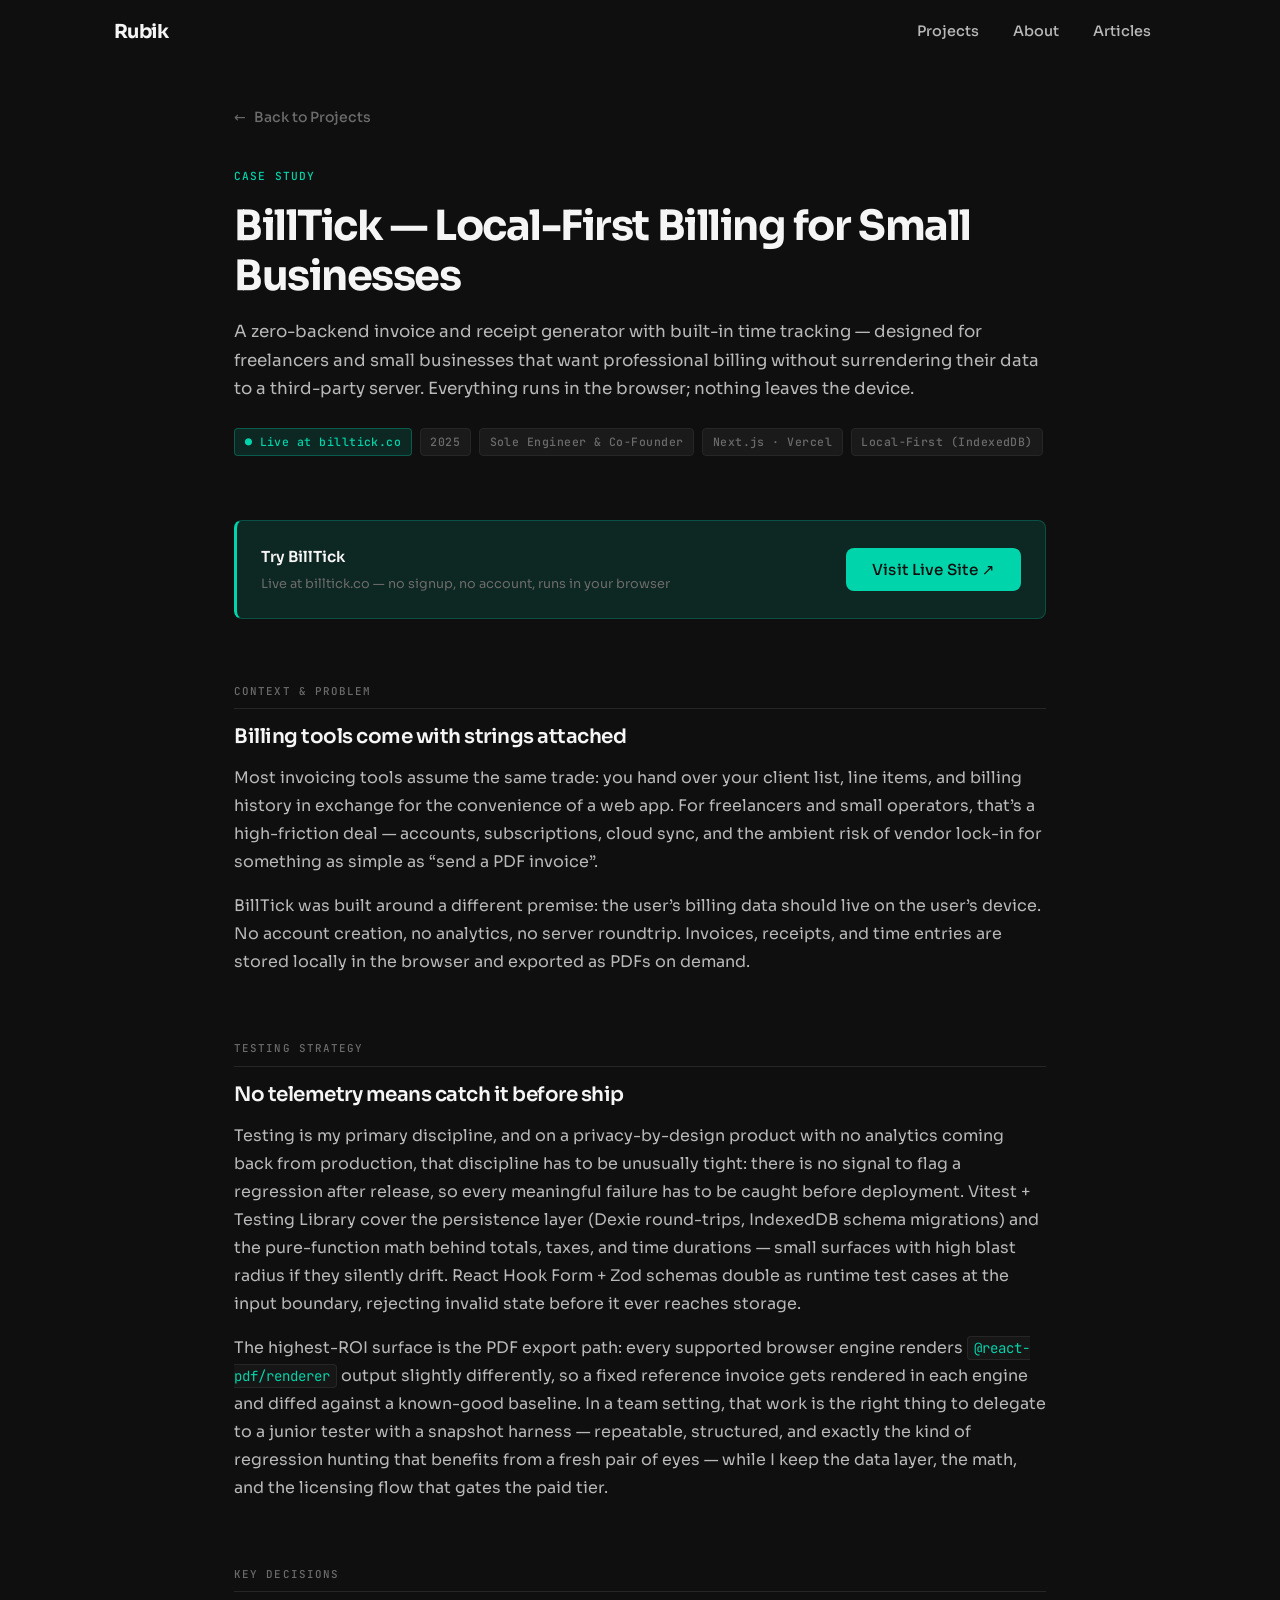
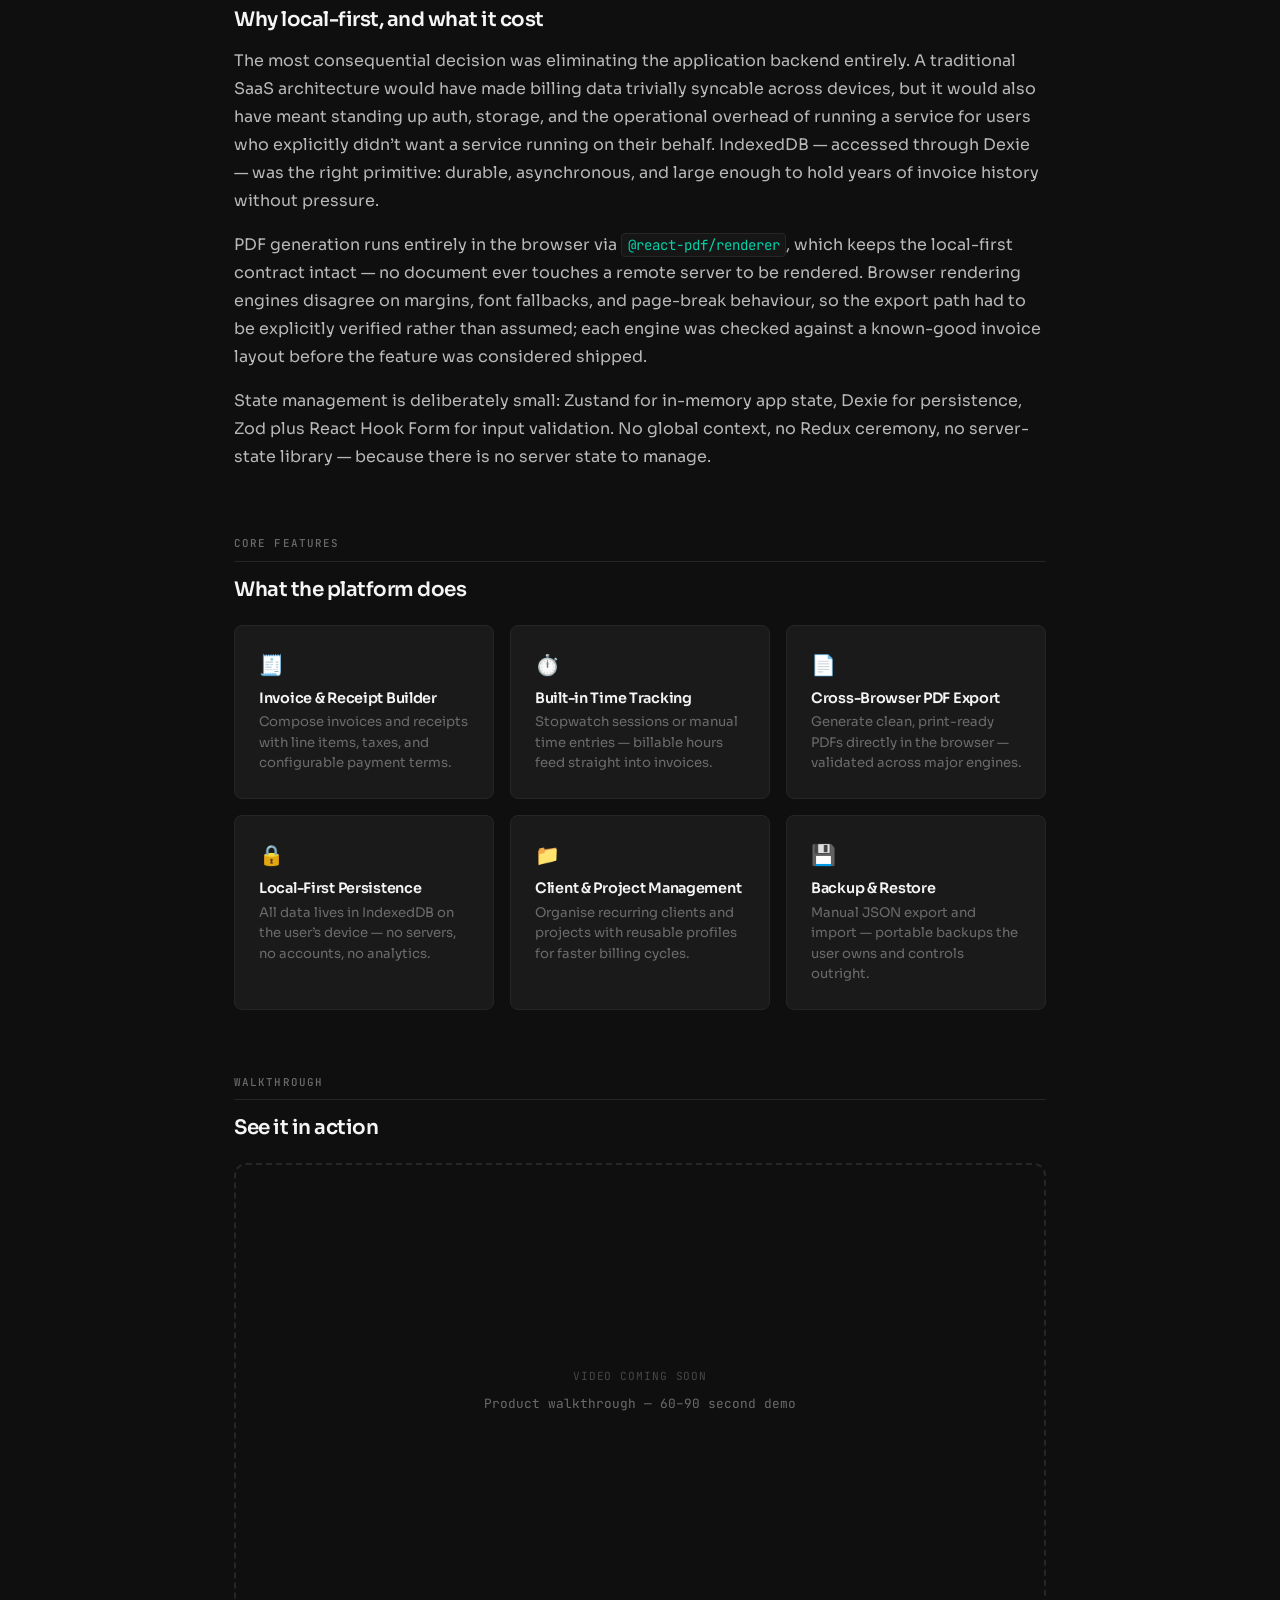
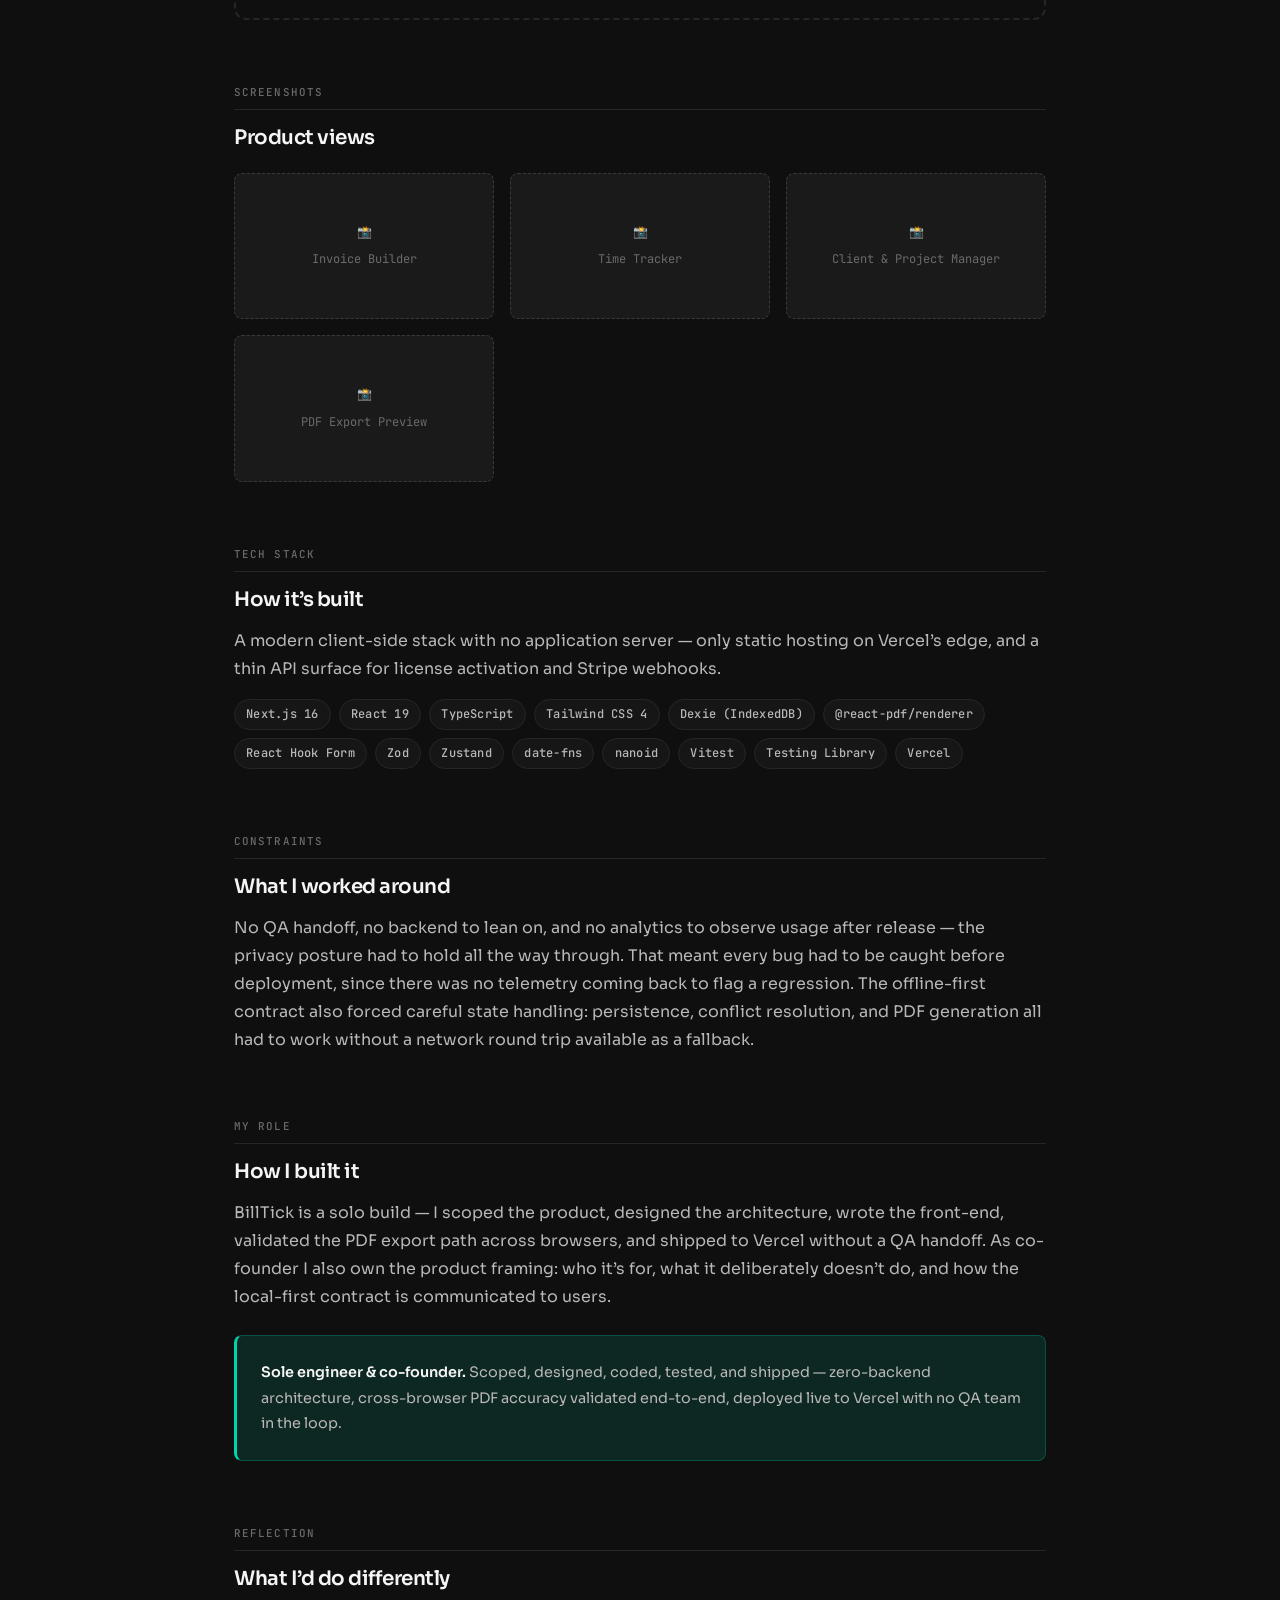
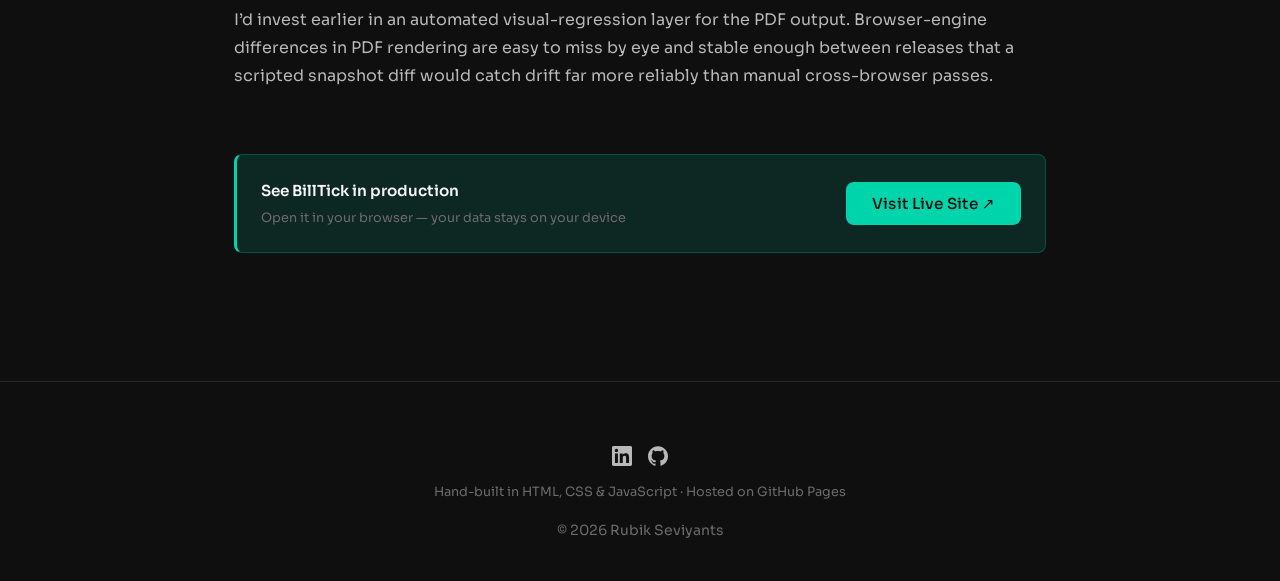
<file: billtick.html>
<!DOCTYPE html>
<html lang="en">
<head>
  <meta charset="UTF-8">
  <meta name="viewport" content="width=device-width, initial-scale=1.0">
  <title>BillTick — Case Study — Rubik Seviyants</title>
  <meta name="description" content="BillTick — a local-first invoice and receipt generator with built-in time tracking. Case study by Rubik Seviyants.">
  <meta name="keywords" content="invoice generator, receipt generator, local-first app, indexeddb, pdf export, case study, rubik seviyants">
  <meta name="author" content="Rubik Seviyants">
  <link rel="canonical" href="https://www.ru8iks.com/billtick.html">
  <link rel="icon" href="/favicon.ico" sizes="any">
  <link rel="icon" href="/favicon-32x32.png" type="image/png" sizes="32x32">
  <link rel="icon" href="/favicon-16x16.png" type="image/png" sizes="16x16">
  <link rel="apple-touch-icon" href="/apple-touch-icon.png">
  <link rel="manifest" href="/site.webmanifest">
  <meta property="og:type" content="website">
  <meta property="og:title" content="BillTick — Local-First Billing for Small Businesses — Rubik Seviyants">
  <meta property="og:description" content="Case study: a local-first invoice and receipt generator with built-in time tracking — zero backend, IndexedDB persistence, deployed live at billtick.co.">
  <meta property="og:url" content="https://www.ru8iks.com/billtick.html">
  <meta property="og:site_name" content="Rubik Seviyants">
  <meta name="twitter:card" content="summary">
  <meta name="twitter:title" content="BillTick — Local-First Billing for Small Businesses">
  <meta name="twitter:description" content="Case study: a local-first invoice and receipt generator with built-in time tracking.">
  <link rel="preconnect" href="https://fonts.googleapis.com">
  <link rel="preconnect" href="https://fonts.gstatic.com" crossorigin>
  <link rel="dns-prefetch" href="https://fonts.googleapis.com">
  <link rel="dns-prefetch" href="https://fonts.gstatic.com">
  <link href="https://fonts.googleapis.com/css2?family=Sora:wght@300;400;500;600;700&family=JetBrains+Mono:wght@400;500;600&display=swap" rel="stylesheet">
  <link rel="stylesheet" href="css/style.css">
  <link rel="stylesheet" href="css/nav.css">
  <script async src="https://plausible.io/js/pa-4Ff__DM4iX466qX_lXiHa.js"></script>
  <script>window.plausible=window.plausible||function(){(plausible.q=plausible.q||[]).push(arguments)},plausible.init=plausible.init||function(i){plausible.o=i||{}};plausible.init()</script>
  <style>

    /* ── Page layout ── */
    .cs-page {
      max-width: 860px;
      margin-inline: auto;
      padding-inline: var(--space-lg);
      padding-block: var(--space-xl) var(--space-2xl);
    }

    /* ── Back link ── */
    .cs-back {
      display: inline-flex;
      align-items: center;
      gap: var(--space-sm);
      font-size: 0.875rem;
      font-weight: 500;
      color: var(--text-muted);
      text-decoration: none;
      margin-bottom: var(--space-xl);
      transition: color var(--transition-fast);
    }
    .cs-back:hover { color: var(--accent); }
    .cs-back::before { content: "←"; }

    /* ── Hero ── */
    .cs-hero { margin-bottom: var(--space-2xl); }

    .cs-eyebrow {
      display: block;
      font-family: var(--font-mono);
      font-size: 0.7rem;
      font-weight: 500;
      letter-spacing: 0.1em;
      text-transform: uppercase;
      color: var(--accent);
      margin-bottom: var(--space-md);
    }

    .cs-hero h1 {
      font-size: clamp(1.8rem, 4vw, 2.6rem);
      font-weight: 700;
      line-height: 1.2;
      margin-bottom: var(--space-md);
    }

    .cs-hero-pitch {
      font-size: 1.05rem;
      color: var(--text-secondary);
      max-width: 68ch;
      line-height: 1.7;
      margin-bottom: var(--space-lg);
    }

    /* ── Meta pills ── */
    .cs-meta {
      display: flex;
      flex-wrap: wrap;
      gap: var(--space-sm);
      margin-bottom: var(--space-xl);
    }

    .cs-meta-item {
      display: inline-flex;
      align-items: center;
      gap: 0.35rem;
      font-family: var(--font-mono);
      font-size: 0.72rem;
      font-weight: 500;
      color: var(--text-muted);
      background-color: var(--bg-card);
      border: 1px solid var(--border);
      border-radius: var(--radius-sm);
      padding: 0.25rem 0.6rem;
      letter-spacing: 0.04em;
    }

    .cs-meta-item--accent {
      color: var(--accent);
      border-color: rgba(0, 212, 170, 0.3);
      background-color: var(--accent-soft);
    }

    /* ── Live site CTA row ── */
    .cs-live-cta {
      display: flex;
      align-items: center;
      gap: var(--space-md);
      flex-wrap: wrap;
      margin-bottom: var(--space-2xl);
      padding: var(--space-lg);
      background: var(--accent-soft);
      border: 1px solid rgba(0, 212, 170, 0.25);
      border-left: 3px solid var(--accent);
      border-radius: var(--radius-md);
    }

    .cs-live-cta__info { flex: 1; min-width: 200px; }
    .cs-live-cta__title { font-weight: 600; font-size: 0.95rem; margin-bottom: 0.25rem; color: var(--text-primary); }
    .cs-live-cta__sub { font-size: 0.8rem; color: var(--text-muted); }

    /* ── Section labels ── */
    .cs-section {
      margin-bottom: var(--space-2xl);
    }

    .cs-section-label {
      display: block;
      font-family: var(--font-mono);
      font-size: 0.68rem;
      font-weight: 500;
      letter-spacing: 0.1em;
      text-transform: uppercase;
      color: var(--text-muted);
      margin-bottom: var(--space-md);
      padding-bottom: var(--space-sm);
      border-bottom: 1px solid var(--border);
    }

    .cs-section h2 {
      font-size: 1.25rem;
      font-weight: 600;
      margin-bottom: var(--space-md);
      margin-top: 0;
    }

    .cs-section p {
      color: var(--text-secondary);
      line-height: 1.75;
      max-width: 72ch;
    }

    .cs-section p + p {
      margin-top: var(--space-md);
    }

    /* ── Feature grid ── */
    .cs-feature-grid {
      display: grid;
      grid-template-columns: repeat(auto-fit, minmax(210px, 1fr));
      gap: var(--space-md);
      margin-top: var(--space-lg);
    }

    .cs-feature-card {
      background-color: var(--bg-card);
      border: 1px solid var(--border);
      border-radius: var(--radius-md);
      padding: var(--space-lg);
    }

    .cs-feature-card__icon {
      font-size: 1.25rem;
      margin-bottom: var(--space-sm);
    }

    .cs-feature-card h3 {
      font-size: 0.9rem;
      font-weight: 600;
      margin-bottom: 0.4rem;
      color: var(--text-primary);
    }

    .cs-feature-card p {
      font-size: 0.825rem;
      color: var(--text-muted);
      line-height: 1.55;
      max-width: none;
    }

    /* ── Placeholder blocks ── */
    .cs-placeholder {
      border: 2px dashed var(--border);
      border-radius: var(--radius-lg);
      display: flex;
      flex-direction: column;
      align-items: center;
      justify-content: center;
      gap: var(--space-sm);
      color: var(--text-muted);
      font-family: var(--font-mono);
      font-size: 0.8rem;
      text-align: center;
      padding: var(--space-xl);
    }

    .cs-placeholder__label {
      font-size: 0.7rem;
      text-transform: uppercase;
      letter-spacing: 0.08em;
      opacity: 0.6;
    }

    /* Video placeholder */
    .cs-video-placeholder {
      aspect-ratio: 16 / 9;
      width: 100%;
      margin-top: var(--space-lg);
    }

    /* Video embed (when ready) */
    .cs-video-embed {
      position: relative;
      aspect-ratio: 16 / 9;
      width: 100%;
      margin-top: var(--space-lg);
      border-radius: var(--radius-lg);
      overflow: hidden;
      background: var(--bg-card);
      display: none; /* flip to block when video is ready */
    }
    .cs-video-embed iframe {
      position: absolute;
      inset: 0;
      width: 100%;
      height: 100%;
      border: none;
    }

    /* ── Screenshot grid ── */
    .cs-screenshot-grid {
      display: grid;
      grid-template-columns: repeat(auto-fit, minmax(260px, 1fr));
      gap: var(--space-md);
      margin-top: var(--space-lg);
    }

    .cs-screenshot-item {
      aspect-ratio: 16 / 9;
      border-radius: var(--radius-md);
      overflow: hidden;
      background: var(--bg-card);
      border: 1px solid var(--border);
    }

    .cs-screenshot-item img {
      width: 100%;
      height: 100%;
      object-fit: cover;
    }

    .cs-screenshot-item.placeholder {
      display: flex;
      flex-direction: column;
      align-items: center;
      justify-content: center;
      gap: var(--space-sm);
      color: var(--text-muted);
      font-family: var(--font-mono);
      font-size: 0.75rem;
      text-align: center;
      border-style: dashed;
      border-color: var(--border-hover);
    }

    /* ── Stack tags (re-uses global .tag) ── */
    .cs-tags {
      display: flex;
      flex-wrap: wrap;
      gap: var(--space-sm);
      margin-top: var(--space-md);
    }

    /* ── Role highlight box ── */
    .cs-role-box {
      background: var(--accent-soft);
      border: 1px solid rgba(0, 212, 170, 0.25);
      border-left: 3px solid var(--accent);
      border-radius: var(--radius-md);
      padding: var(--space-lg);
      margin-top: var(--space-lg);
    }

    .cs-role-box p {
      font-size: 0.9rem;
      color: var(--text-secondary);
      max-width: none;
    }

    .cs-role-box strong { color: var(--text-primary); }

  </style>
</head>
<body>
  <div id="nav-root"></div>

  <main class="cs-page">

    <a href="projects.html" class="cs-back">Back to Projects</a>

    <!-- ── HERO ── -->
    <header class="cs-hero">
      <span class="cs-eyebrow">Case Study</span>
      <h1>BillTick — Local-First Billing for Small Businesses</h1>
      <p class="cs-hero-pitch">
        A zero-backend invoice and receipt generator with built-in time tracking — designed for
        freelancers and small businesses that want professional billing without surrendering
        their data to a third-party server. Everything runs in the browser; nothing leaves the device.
      </p>
      <div class="cs-meta">
        <span class="cs-meta-item cs-meta-item--accent">● Live at billtick.co</span>
        <span class="cs-meta-item">2025</span>
        <span class="cs-meta-item">Sole Engineer &amp; Co-Founder</span>
        <span class="cs-meta-item">Next.js · Vercel</span>
        <span class="cs-meta-item">Local-First (IndexedDB)</span>
      </div>
    </header>

    <!-- ── LIVE SITE CTA ── -->
    <section class="cs-live-cta">
      <div class="cs-live-cta__info">
        <div class="cs-live-cta__title">Try BillTick</div>
        <div class="cs-live-cta__sub">Live at billtick.co — no signup, no account, runs in your browser</div>
      </div>
      <a href="https://www.billtick.co" target="_blank" rel="noopener noreferrer" class="btn-primary">
        Visit Live Site ↗
      </a>
    </section>

    <!-- ── THE PROBLEM ── -->
    <section class="cs-section">
      <span class="cs-section-label">Context &amp; Problem</span>
      <h2>Billing tools come with strings attached</h2>
      <p>
        Most invoicing tools assume the same trade: you hand over your client list, line items, and
        billing history in exchange for the convenience of a web app. For freelancers and small
        operators, that&rsquo;s a high-friction deal — accounts, subscriptions, cloud sync, and the
        ambient risk of vendor lock-in for something as simple as &ldquo;send a PDF invoice&rdquo;.
      </p>
      <p>
        BillTick was built around a different premise: the user&rsquo;s billing data should live on
        the user&rsquo;s device. No account creation, no analytics, no server roundtrip. Invoices,
        receipts, and time entries are stored locally in the browser and exported as PDFs on demand.
      </p>
    </section>

    <!-- ── TESTING STRATEGY ── -->
    <section class="cs-section">
      <span class="cs-section-label">Testing Strategy</span>
      <h2>No telemetry means catch it before ship</h2>
      <p>
        Testing is my primary discipline, and on a privacy-by-design product with no analytics
        coming back from production, that discipline has to be unusually tight: there is no
        signal to flag a regression after release, so every meaningful failure has to be caught
        before deployment. Vitest + Testing Library cover the persistence layer (Dexie round-trips,
        IndexedDB schema migrations) and the pure-function math behind totals, taxes, and time
        durations — small surfaces with high blast radius if they silently drift. React Hook Form
        + Zod schemas double as runtime test cases at the input boundary, rejecting invalid state
        before it ever reaches storage.
      </p>
      <p>
        The highest-ROI surface is the PDF export path: every supported browser engine renders
        <code>@react-pdf/renderer</code> output slightly differently, so a fixed reference invoice
        gets rendered in each engine and diffed against a known-good baseline. In a team setting,
        that work is the right thing to delegate to a junior tester with a snapshot harness —
        repeatable, structured, and exactly the kind of regression hunting that benefits from a
        fresh pair of eyes — while I keep the data layer, the math, and the licensing flow that
        gates the paid tier.
      </p>
    </section>

    <!-- ── KEY DECISIONS ── -->
    <section class="cs-section">
      <span class="cs-section-label">Key Decisions</span>
      <h2>Why local-first, and what it cost</h2>
      <p>
        The most consequential decision was eliminating the application backend entirely. A
        traditional SaaS architecture would have made billing data trivially syncable across
        devices, but it would also have meant standing up auth, storage, and the operational
        overhead of running a service for users who explicitly didn&rsquo;t want a service running
        on their behalf. IndexedDB — accessed through Dexie — was the right primitive: durable,
        asynchronous, and large enough to hold years of invoice history without pressure.
      </p>
      <p>
        PDF generation runs entirely in the browser via <code>@react-pdf/renderer</code>, which
        keeps the local-first contract intact — no document ever touches a remote server to be
        rendered. Browser rendering engines disagree on margins, font fallbacks, and page-break
        behaviour, so the export path had to be explicitly verified rather than assumed; each
        engine was checked against a known-good invoice layout before the feature was considered
        shipped.
      </p>
      <p>
        State management is deliberately small: Zustand for in-memory app state, Dexie for
        persistence, Zod plus React Hook Form for input validation. No global context, no Redux
        ceremony, no server-state library — because there is no server state to manage.
      </p>
    </section>

    <!-- ── WHAT IT DOES ── -->
    <section class="cs-section">
      <span class="cs-section-label">Core Features</span>
      <h2>What the platform does</h2>
      <div class="cs-feature-grid">
        <div class="cs-feature-card">
          <div class="cs-feature-card__icon">🧾</div>
          <h3>Invoice &amp; Receipt Builder</h3>
          <p>Compose invoices and receipts with line items, taxes, and configurable payment terms.</p>
        </div>
        <div class="cs-feature-card">
          <div class="cs-feature-card__icon">⏱️</div>
          <h3>Built-in Time Tracking</h3>
          <p>Stopwatch sessions or manual time entries — billable hours feed straight into invoices.</p>
        </div>
        <div class="cs-feature-card">
          <div class="cs-feature-card__icon">📄</div>
          <h3>Cross-Browser PDF Export</h3>
          <p>Generate clean, print-ready PDFs directly in the browser — validated across major engines.</p>
        </div>
        <div class="cs-feature-card">
          <div class="cs-feature-card__icon">🔒</div>
          <h3>Local-First Persistence</h3>
          <p>All data lives in IndexedDB on the user&rsquo;s device — no servers, no accounts, no analytics.</p>
        </div>
        <div class="cs-feature-card">
          <div class="cs-feature-card__icon">📁</div>
          <h3>Client &amp; Project Management</h3>
          <p>Organise recurring clients and projects with reusable profiles for faster billing cycles.</p>
        </div>
        <div class="cs-feature-card">
          <div class="cs-feature-card__icon">💾</div>
          <h3>Backup &amp; Restore</h3>
          <p>Manual JSON export and import — portable backups the user owns and controls outright.</p>
        </div>
      </div>
    </section>

    <!-- ── VIDEO WALKTHROUGH ── -->
    <section class="cs-section">
      <span class="cs-section-label">Walkthrough</span>
      <h2>See it in action</h2>

      <!-- Placeholder — swap this div for the .cs-video-embed block below when video is ready -->
      <div class="cs-placeholder cs-video-placeholder">
        <div class="cs-placeholder__label">Video coming soon</div>
        <div>Product walkthrough — 60–90 second demo</div>
      </div>

      <!-- Paste your YouTube/Loom embed src into the iframe below, then set display:block on .cs-video-embed -->
      <div class="cs-video-embed">
        <iframe
          src=""
          title="BillTick Product Walkthrough"
          allow="accelerometer; autoplay; clipboard-write; encrypted-media; gyroscope; picture-in-picture"
          allowfullscreen>
        </iframe>
      </div>
    </section>

    <!-- ── SCREENSHOTS ── -->
    <section class="cs-section">
      <span class="cs-section-label">Screenshots</span>
      <h2>Product views</h2>
      <div class="cs-screenshot-grid">
        <div class="cs-screenshot-item placeholder">
          <span>📸</span>
          <span>Invoice Builder</span>
        </div>
        <div class="cs-screenshot-item placeholder">
          <span>📸</span>
          <span>Time Tracker</span>
        </div>
        <div class="cs-screenshot-item placeholder">
          <span>📸</span>
          <span>Client &amp; Project Manager</span>
        </div>
        <div class="cs-screenshot-item placeholder">
          <span>📸</span>
          <span>PDF Export Preview</span>
        </div>
      </div>
      <!-- To add a screenshot: replace a placeholder div with:
           <div class="cs-screenshot-item">
             <img src="images/billtick/screenshot-name.png" alt="BillTick — [describe view]">
           </div>
      -->
    </section>

    <!-- ── TECH STACK ── -->
    <section class="cs-section">
      <span class="cs-section-label">Tech Stack</span>
      <h2>How it&rsquo;s built</h2>
      <p>A modern client-side stack with no application server — only static hosting on Vercel&rsquo;s edge, and a thin API surface for license activation and Stripe webhooks.</p>
      <div class="cs-tags">
        <span class="tag">Next.js 16</span>
        <span class="tag">React 19</span>
        <span class="tag">TypeScript</span>
        <span class="tag">Tailwind CSS 4</span>
        <span class="tag">Dexie (IndexedDB)</span>
        <span class="tag">@react-pdf/renderer</span>
        <span class="tag">React Hook Form</span>
        <span class="tag">Zod</span>
        <span class="tag">Zustand</span>
        <span class="tag">date-fns</span>
        <span class="tag">nanoid</span>
        <span class="tag">Vitest</span>
        <span class="tag">Testing Library</span>
        <span class="tag">Vercel</span>
      </div>
    </section>

    <!-- ── CONSTRAINTS ── -->
    <section class="cs-section">
      <span class="cs-section-label">Constraints</span>
      <h2>What I worked around</h2>
      <p>
        No QA handoff, no backend to lean on, and no analytics to observe usage after release —
        the privacy posture had to hold all the way through. That meant every bug had to be caught
        before deployment, since there was no telemetry coming back to flag a regression. The
        offline-first contract also forced careful state handling: persistence, conflict
        resolution, and PDF generation all had to work without a network round trip available
        as a fallback.
      </p>
    </section>

    <!-- ── ROLE & OUTCOMES ── -->
    <section class="cs-section">
      <span class="cs-section-label">My Role</span>
      <h2>How I built it</h2>
      <p>
        BillTick is a solo build — I scoped the product, designed the architecture, wrote the
        front-end, validated the PDF export path across browsers, and shipped to Vercel without a
        QA handoff. As co-founder I also own the product framing: who it&rsquo;s for, what it
        deliberately doesn&rsquo;t do, and how the local-first contract is communicated to users.
      </p>
      <div class="cs-role-box">
        <p>
          <strong>Sole engineer &amp; co-founder.</strong> Scoped, designed, coded, tested, and
          shipped — zero-backend architecture, cross-browser PDF accuracy validated end-to-end,
          deployed live to Vercel with no QA team in the loop.
        </p>
      </div>
    </section>

    <!-- ── WHAT I'D DO DIFFERENTLY ── -->
    <section class="cs-section">
      <span class="cs-section-label">Reflection</span>
      <h2>What I&rsquo;d do differently</h2>
      <p>
        I&rsquo;d invest earlier in an automated visual-regression layer for the PDF output.
        Browser-engine differences in PDF rendering are easy to miss by eye and stable enough
        between releases that a scripted snapshot diff would catch drift far more reliably than
        manual cross-browser passes.
      </p>
    </section>

    <!-- ── CLOSING LIVE CTA ── -->
    <section class="cs-live-cta">
      <div class="cs-live-cta__info">
        <div class="cs-live-cta__title">See BillTick in production</div>
        <div class="cs-live-cta__sub">Open it in your browser — your data stays on your device</div>
      </div>
      <a href="https://www.billtick.co" target="_blank" rel="noopener noreferrer" class="btn-primary">
        Visit Live Site ↗
      </a>
    </section>

  </main>

  <div id="footer-root"></div>
  <div id="back-to-top-root"></div>

  <script src="js/components.js" defer></script>
</body>
</html>
</file>
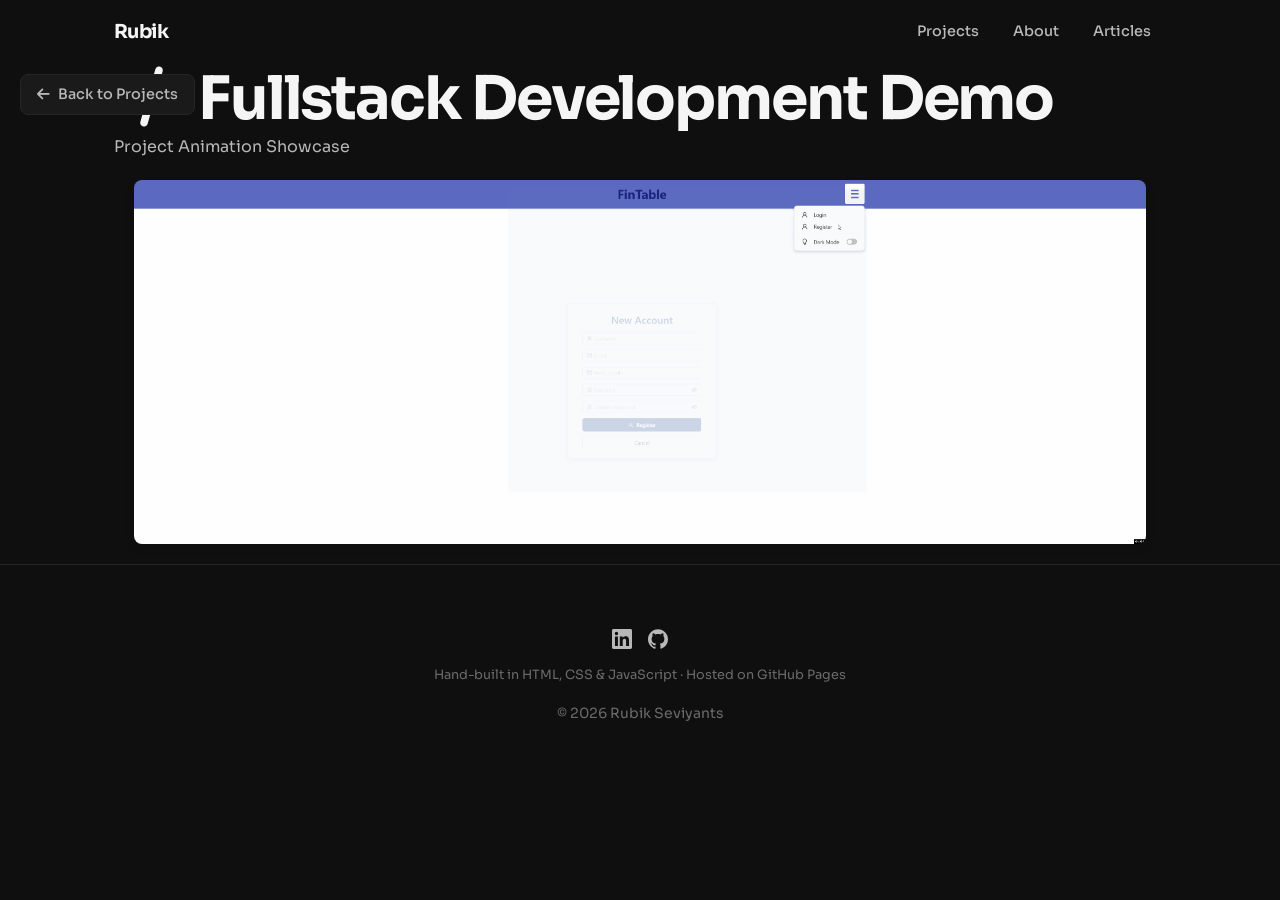
<file: fullstack-demo.html>
<!DOCTYPE html>
<html lang="en">
<head>
  <meta charset="UTF-8">
  <meta name="viewport" content="width=device-width, initial-scale=1.0">
  <title>Fullstack Development Demo — Rubik Seviyants</title>
  <meta name="description" content="Fullstack Development Demo — Animation showcase by Rubik Seviyants.">
  <meta name="keywords" content="fullstack development, project demo, animation">
  <meta name="author" content="Rubik Seviyants">
  <link rel="canonical" href="https://www.ru8iks.com/fullstack-demo.html">
  <link rel="icon" href="/favicon.ico" sizes="any">
  <link rel="icon" href="/favicon-32x32.png" type="image/png" sizes="32x32">
  <link rel="icon" href="/favicon-16x16.png" type="image/png" sizes="16x16">
  <link rel="apple-touch-icon" href="/apple-touch-icon.png">
  <link rel="manifest" href="/site.webmanifest">
  <meta property="og:type" content="website">
  <meta property="og:title" content="Fullstack Development Demo — Rubik Seviyants">
  <meta property="og:description" content="Fullstack Development Demo — Animation showcase by Rubik Seviyants.">
  <meta property="og:url" content="https://www.ru8iks.com/fullstack-demo.html">
  <meta property="og:site_name" content="Rubik Seviyants">
  <meta name="twitter:card" content="summary">
  <meta name="twitter:title" content="Fullstack Development Demo — Rubik Seviyants">
  <meta name="twitter:description" content="Fullstack Development Demo — Animation showcase by Rubik Seviyants.">
  <link rel="preconnect" href="https://fonts.googleapis.com">
  <link rel="preconnect" href="https://fonts.gstatic.com" crossorigin>
  <link rel="dns-prefetch" href="https://fonts.googleapis.com">
  <link rel="dns-prefetch" href="https://fonts.gstatic.com">
  <link href="https://fonts.googleapis.com/css2?family=Sora:wght@300;400;500;600;700&family=JetBrains+Mono:wght@400;500;600&display=swap" rel="stylesheet">
  <link rel="stylesheet" href="css/style.css">
  <link rel="stylesheet" href="css/nav.css">
  <link rel="preload" href="https://cdnjs.cloudflare.com/ajax/libs/font-awesome/6.4.0/css/all.min.css" as="style" onload="this.onload=null;this.rel='stylesheet'">
  <noscript><link rel="stylesheet" href="https://cdnjs.cloudflare.com/ajax/libs/font-awesome/6.4.0/css/all.min.css"></noscript>
  <script async src="https://plausible.io/js/pa-4Ff__DM4iX466qX_lXiHa.js"></script>
  <script>window.plausible=window.plausible||function(){(plausible.q=plausible.q||[]).push(arguments)},plausible.init=plausible.init||function(i){plausible.o=i||{}};plausible.init()</script>
  <style>
    .demo-container {
      max-width: 1200px;
      margin: 0 auto;
      padding: 20px;
      text-align: center;
    }
    .demo-gif {
      max-width: 100%;
      height: auto;
      border-radius: 8px;
      box-shadow: 0 4px 8px rgba(0, 0, 0, 0.1);
    }
    .back-button {
      position: fixed;
      top: 74px;
      left: 20px;
      padding: 0.5rem 1rem;
      background-color: var(--bg-card);
      color: var(--text-secondary);
      text-decoration: none;
      border-radius: var(--radius-md);
      border: 1px solid var(--border);
      z-index: 1000;
      display: flex;
      align-items: center;
      gap: var(--space-sm);
      font-size: 0.9rem;
      font-weight: 500;
      transition: color var(--transition-fast), border-color var(--transition-fast), background-color var(--transition-fast);
    }
    .back-button:hover {
      color: var(--accent);
      border-color: var(--accent);
      background-color: var(--accent-soft);
    }
  </style>
</head>
<body>
  <div id="nav-root"></div>
  <div class="container">
    <header>
      <h1><i class="fas fa-code"></i> Fullstack Development Demo</h1>
      <p class="subtitle">Project Animation Showcase</p>
    </header>
    
    <main>
      <a href="projects.html" class="back-button">
        <i class="fas fa-arrow-left"></i> Back to Projects
      </a>
      <div class="demo-container">
        <img src="images/Demos/Demo2.gif" alt="FullstackDevelopment Demo Animation" class="demo-gif" width="3407" height="1224">
      </div>
    </main>
    
  </div>
  <div id="footer-root"></div>

  <script src="js/components.js" defer></script>
</body>
</html>
</file>
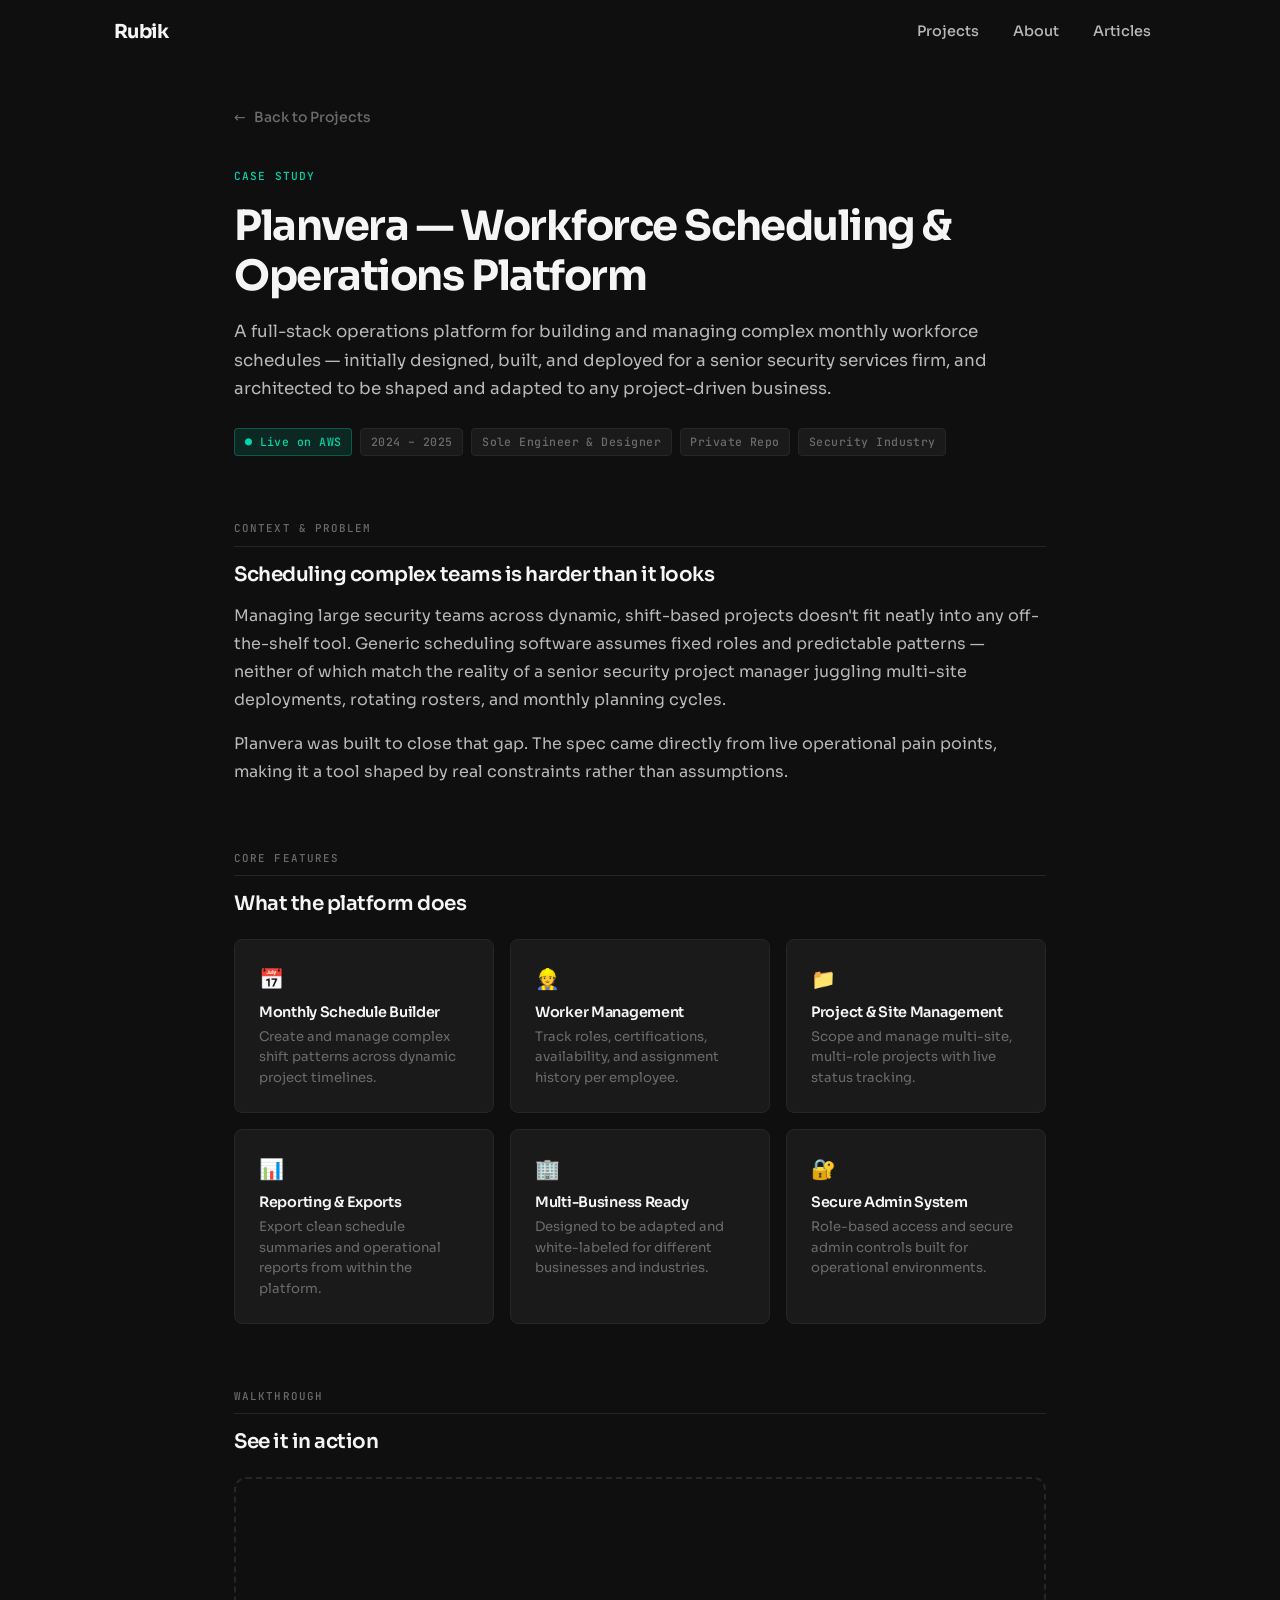
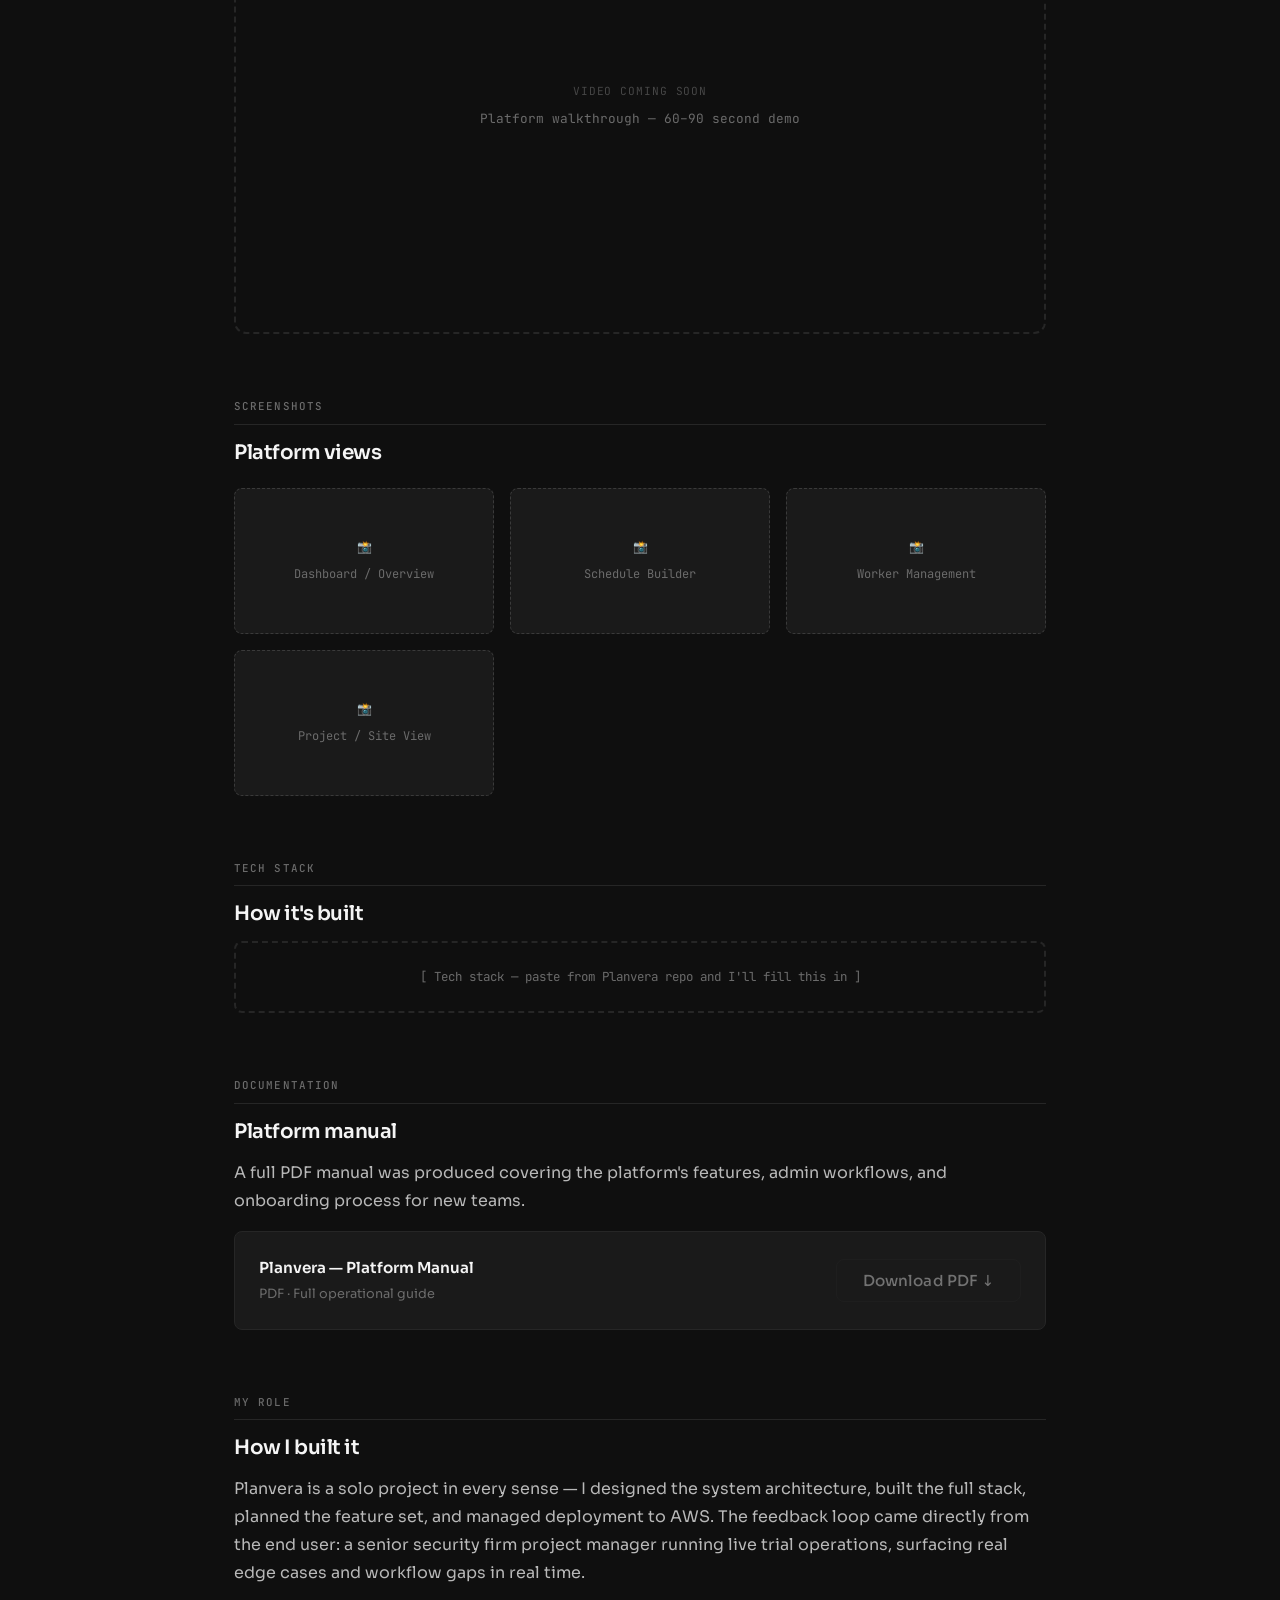
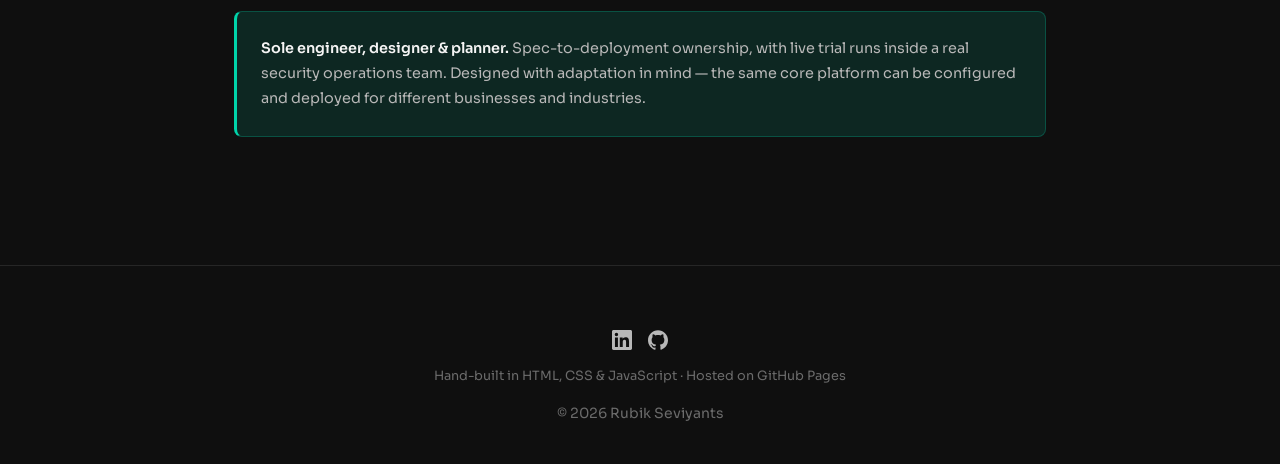
<file: ozbo.html>
<!DOCTYPE html>
<html lang="en">
<head>
  <meta charset="UTF-8">
  <meta name="viewport" content="width=device-width, initial-scale=1.0">
  <title>Planvera — Case Study — Rubik Seviyants</title>
  <meta name="description" content="Planvera — a full-stack workforce scheduling platform built for a senior security firm. Case study by Rubik Seviyants.">
  <meta name="keywords" content="workforce scheduling, operations platform, case study, rubik seviyants, aws">
  <meta name="author" content="Rubik Seviyants">
  <link rel="canonical" href="https://www.ru8iks.com/ozbo.html">
  <link rel="icon" href="/favicon.ico" sizes="any">
  <link rel="icon" href="/favicon-32x32.png" type="image/png" sizes="32x32">
  <link rel="icon" href="/favicon-16x16.png" type="image/png" sizes="16x16">
  <link rel="apple-touch-icon" href="/apple-touch-icon.png">
  <link rel="manifest" href="/site.webmanifest">
  <meta property="og:type" content="website">
  <meta property="og:title" content="Planvera — Workforce Scheduling Platform — Rubik Seviyants">
  <meta property="og:description" content="Case study: a full-stack workforce scheduling platform built for a senior security firm, designed to adapt to any project-driven business.">
  <meta property="og:url" content="https://www.ru8iks.com/ozbo.html">
  <meta property="og:site_name" content="Rubik Seviyants">
  <meta name="twitter:card" content="summary">
  <meta name="twitter:title" content="Planvera — Workforce Scheduling Platform">
  <meta name="twitter:description" content="Case study: a full-stack workforce scheduling platform built for a senior security firm.">
  <link rel="preconnect" href="https://fonts.googleapis.com">
  <link rel="preconnect" href="https://fonts.gstatic.com" crossorigin>
  <link rel="dns-prefetch" href="https://fonts.googleapis.com">
  <link rel="dns-prefetch" href="https://fonts.gstatic.com">
  <link href="https://fonts.googleapis.com/css2?family=Sora:wght@300;400;500;600;700&family=JetBrains+Mono:wght@400;500;600&display=swap" rel="stylesheet">
  <link rel="stylesheet" href="css/style.css">
  <link rel="stylesheet" href="css/nav.css">
  <script async src="https://plausible.io/js/pa-4Ff__DM4iX466qX_lXiHa.js"></script>
  <script>window.plausible=window.plausible||function(){(plausible.q=plausible.q||[]).push(arguments)},plausible.init=plausible.init||function(i){plausible.o=i||{}};plausible.init()</script>
  <style>

    /* ── Page layout ── */
    .cs-page {
      max-width: 860px;
      margin-inline: auto;
      padding-inline: var(--space-lg);
      padding-block: var(--space-xl) var(--space-2xl);
    }

    /* ── Back link ── */
    .cs-back {
      display: inline-flex;
      align-items: center;
      gap: var(--space-sm);
      font-size: 0.875rem;
      font-weight: 500;
      color: var(--text-muted);
      text-decoration: none;
      margin-bottom: var(--space-xl);
      transition: color var(--transition-fast);
    }
    .cs-back:hover { color: var(--accent); }
    .cs-back::before { content: "←"; }

    /* ── Hero ── */
    .cs-hero { margin-bottom: var(--space-2xl); }

    .cs-eyebrow {
      display: block;
      font-family: var(--font-mono);
      font-size: 0.7rem;
      font-weight: 500;
      letter-spacing: 0.1em;
      text-transform: uppercase;
      color: var(--accent);
      margin-bottom: var(--space-md);
    }

    .cs-hero h1 {
      font-size: clamp(1.8rem, 4vw, 2.6rem);
      font-weight: 700;
      line-height: 1.2;
      margin-bottom: var(--space-md);
    }

    .cs-hero-pitch {
      font-size: 1.05rem;
      color: var(--text-secondary);
      max-width: 68ch;
      line-height: 1.7;
      margin-bottom: var(--space-lg);
    }

    /* ── Meta pills ── */
    .cs-meta {
      display: flex;
      flex-wrap: wrap;
      gap: var(--space-sm);
      margin-bottom: var(--space-xl);
    }

    .cs-meta-item {
      display: inline-flex;
      align-items: center;
      gap: 0.35rem;
      font-family: var(--font-mono);
      font-size: 0.72rem;
      font-weight: 500;
      color: var(--text-muted);
      background-color: var(--bg-card);
      border: 1px solid var(--border);
      border-radius: var(--radius-sm);
      padding: 0.25rem 0.6rem;
      letter-spacing: 0.04em;
    }

    .cs-meta-item--accent {
      color: var(--accent);
      border-color: rgba(0, 212, 170, 0.3);
      background-color: var(--accent-soft);
    }

    /* ── Section labels ── */
    .cs-section {
      margin-bottom: var(--space-2xl);
    }

    .cs-section-label {
      display: block;
      font-family: var(--font-mono);
      font-size: 0.68rem;
      font-weight: 500;
      letter-spacing: 0.1em;
      text-transform: uppercase;
      color: var(--text-muted);
      margin-bottom: var(--space-md);
      padding-bottom: var(--space-sm);
      border-bottom: 1px solid var(--border);
    }

    .cs-section h2 {
      font-size: 1.25rem;
      font-weight: 600;
      margin-bottom: var(--space-md);
      margin-top: 0;
    }

    .cs-section p {
      color: var(--text-secondary);
      line-height: 1.75;
      max-width: 72ch;
    }

    .cs-section p + p {
      margin-top: var(--space-md);
    }

    /* ── Feature grid ── */
    .cs-feature-grid {
      display: grid;
      grid-template-columns: repeat(auto-fit, minmax(210px, 1fr));
      gap: var(--space-md);
      margin-top: var(--space-lg);
    }

    .cs-feature-card {
      background-color: var(--bg-card);
      border: 1px solid var(--border);
      border-radius: var(--radius-md);
      padding: var(--space-lg);
    }

    .cs-feature-card__icon {
      font-size: 1.25rem;
      margin-bottom: var(--space-sm);
    }

    .cs-feature-card h3 {
      font-size: 0.9rem;
      font-weight: 600;
      margin-bottom: 0.4rem;
      color: var(--text-primary);
    }

    .cs-feature-card p {
      font-size: 0.825rem;
      color: var(--text-muted);
      line-height: 1.55;
      max-width: none;
    }

    /* ── Placeholder blocks ── */
    .cs-placeholder {
      border: 2px dashed var(--border);
      border-radius: var(--radius-lg);
      display: flex;
      flex-direction: column;
      align-items: center;
      justify-content: center;
      gap: var(--space-sm);
      color: var(--text-muted);
      font-family: var(--font-mono);
      font-size: 0.8rem;
      text-align: center;
      padding: var(--space-xl);
    }

    .cs-placeholder__label {
      font-size: 0.7rem;
      text-transform: uppercase;
      letter-spacing: 0.08em;
      opacity: 0.6;
    }

    /* Video placeholder */
    .cs-video-placeholder {
      aspect-ratio: 16 / 9;
      width: 100%;
      margin-top: var(--space-lg);
    }

    /* Video embed (when ready) */
    .cs-video-embed {
      position: relative;
      aspect-ratio: 16 / 9;
      width: 100%;
      margin-top: var(--space-lg);
      border-radius: var(--radius-lg);
      overflow: hidden;
      background: var(--bg-card);
      display: none; /* flip to block when video is ready */
    }
    .cs-video-embed iframe {
      position: absolute;
      inset: 0;
      width: 100%;
      height: 100%;
      border: none;
    }

    /* ── Screenshot grid ── */
    .cs-screenshot-grid {
      display: grid;
      grid-template-columns: repeat(auto-fit, minmax(260px, 1fr));
      gap: var(--space-md);
      margin-top: var(--space-lg);
    }

    .cs-screenshot-item {
      aspect-ratio: 16 / 9;
      border-radius: var(--radius-md);
      overflow: hidden;
      background: var(--bg-card);
      border: 1px solid var(--border);
    }

    .cs-screenshot-item img {
      width: 100%;
      height: 100%;
      object-fit: cover;
    }

    .cs-screenshot-item.placeholder {
      display: flex;
      flex-direction: column;
      align-items: center;
      justify-content: center;
      gap: var(--space-sm);
      color: var(--text-muted);
      font-family: var(--font-mono);
      font-size: 0.75rem;
      text-align: center;
      border-style: dashed;
      border-color: var(--border-hover);
    }

    /* ── Stack tags (re-uses global .tag) ── */
    .cs-tags {
      display: flex;
      flex-wrap: wrap;
      gap: var(--space-sm);
      margin-top: var(--space-md);
    }

    /* ── PDF download button ── */
    .cs-pdf-row {
      display: flex;
      align-items: center;
      gap: var(--space-md);
      flex-wrap: wrap;
      margin-top: var(--space-md);
      padding: var(--space-lg);
      background: var(--bg-card);
      border: 1px solid var(--border);
      border-radius: var(--radius-md);
    }

    .cs-pdf-row__info { flex: 1; min-width: 200px; }
    .cs-pdf-row__title { font-weight: 600; font-size: 0.95rem; margin-bottom: 0.25rem; }
    .cs-pdf-row__sub { font-size: 0.8rem; color: var(--text-muted); }

    /* ── Role highlight box ── */
    .cs-role-box {
      background: var(--accent-soft);
      border: 1px solid rgba(0, 212, 170, 0.25);
      border-left: 3px solid var(--accent);
      border-radius: var(--radius-md);
      padding: var(--space-lg);
      margin-top: var(--space-lg);
    }

    .cs-role-box p {
      font-size: 0.9rem;
      color: var(--text-secondary);
      max-width: none;
    }

    .cs-role-box strong { color: var(--text-primary); }

    /* ── Stack placeholder row ── */
    .cs-stack-placeholder {
      margin-top: var(--space-md);
      padding: var(--space-lg);
      border: 2px dashed var(--border);
      border-radius: var(--radius-md);
      font-family: var(--font-mono);
      font-size: 0.78rem;
      color: var(--text-muted);
      text-align: center;
    }

  </style>
</head>
<body>
  <div id="nav-root"></div>

  <main class="cs-page">

    <a href="projects.html" class="cs-back">Back to Projects</a>

    <!-- ── HERO ── -->
    <header class="cs-hero">
      <span class="cs-eyebrow">Case Study</span>
      <h1>Planvera — Workforce Scheduling &amp; Operations Platform</h1>
      <p class="cs-hero-pitch">
        A full-stack operations platform for building and managing complex monthly workforce schedules —
        initially designed, built, and deployed for a senior security services firm, and architected
        to be shaped and adapted to any project-driven business.
      </p>
      <div class="cs-meta">
        <span class="cs-meta-item cs-meta-item--accent">&#9679; Live on AWS</span>
        <span class="cs-meta-item">2024 – 2025</span>
        <span class="cs-meta-item">Sole Engineer &amp; Designer</span>
        <span class="cs-meta-item">Private Repo</span>
        <span class="cs-meta-item">Security Industry</span>
      </div>
    </header>

    <!-- ── THE PROBLEM ── -->
    <section class="cs-section">
      <span class="cs-section-label">Context &amp; Problem</span>
      <h2>Scheduling complex teams is harder than it looks</h2>
      <p>
        Managing large security teams across dynamic, shift-based projects doesn't fit neatly into
        any off-the-shelf tool. Generic scheduling software assumes fixed roles and predictable
        patterns — neither of which match the reality of a senior security project manager
        juggling multi-site deployments, rotating rosters, and monthly planning cycles.
      </p>
      <p>
        Planvera was built to close that gap. The spec came directly from live operational pain points,
        making it a tool shaped by real constraints rather than assumptions.
      </p>
    </section>

    <!-- ── WHAT IT DOES ── -->
    <section class="cs-section">
      <span class="cs-section-label">Core Features</span>
      <h2>What the platform does</h2>
      <div class="cs-feature-grid">
        <div class="cs-feature-card">
          <div class="cs-feature-card__icon">📅</div>
          <h3>Monthly Schedule Builder</h3>
          <p>Create and manage complex shift patterns across dynamic project timelines.</p>
        </div>
        <div class="cs-feature-card">
          <div class="cs-feature-card__icon">👷</div>
          <h3>Worker Management</h3>
          <p>Track roles, certifications, availability, and assignment history per employee.</p>
        </div>
        <div class="cs-feature-card">
          <div class="cs-feature-card__icon">📁</div>
          <h3>Project &amp; Site Management</h3>
          <p>Scope and manage multi-site, multi-role projects with live status tracking.</p>
        </div>
        <div class="cs-feature-card">
          <div class="cs-feature-card__icon">📊</div>
          <h3>Reporting &amp; Exports</h3>
          <p>Export clean schedule summaries and operational reports from within the platform.</p>
        </div>
        <div class="cs-feature-card">
          <div class="cs-feature-card__icon">🏢</div>
          <h3>Multi-Business Ready</h3>
          <p>Designed to be adapted and white-labeled for different businesses and industries.</p>
        </div>
        <div class="cs-feature-card">
          <div class="cs-feature-card__icon">🔐</div>
          <h3>Secure Admin System</h3>
          <p>Role-based access and secure admin controls built for operational environments.</p>
        </div>
      </div>
    </section>

    <!-- ── VIDEO WALKTHROUGH ── -->
    <section class="cs-section">
      <span class="cs-section-label">Walkthrough</span>
      <h2>See it in action</h2>

      <!-- Placeholder — swap this div for the .cs-video-embed block below when video is ready -->
      <div class="cs-placeholder cs-video-placeholder">
        <div class="cs-placeholder__label">Video coming soon</div>
        <div>Platform walkthrough — 60–90 second demo</div>
      </div>

      <!-- Paste your YouTube/Loom embed src into the iframe below, then set display:block on .cs-video-embed -->
      <div class="cs-video-embed">
        <iframe
          src=""
          title="Planvera Platform Walkthrough"
          allow="accelerometer; autoplay; clipboard-write; encrypted-media; gyroscope; picture-in-picture"
          allowfullscreen>
        </iframe>
      </div>
    </section>

    <!-- ── SCREENSHOTS ── -->
    <section class="cs-section">
      <span class="cs-section-label">Screenshots</span>
      <h2>Platform views</h2>
      <div class="cs-screenshot-grid">
        <div class="cs-screenshot-item placeholder">
          <span>📸</span>
          <span>Dashboard / Overview</span>
        </div>
        <div class="cs-screenshot-item placeholder">
          <span>📸</span>
          <span>Schedule Builder</span>
        </div>
        <div class="cs-screenshot-item placeholder">
          <span>📸</span>
          <span>Worker Management</span>
        </div>
        <div class="cs-screenshot-item placeholder">
          <span>📸</span>
          <span>Project / Site View</span>
        </div>
      </div>
      <!-- To add a screenshot: replace a placeholder div with:
           <div class="cs-screenshot-item">
             <img src="images/ozbo/screenshot-name.png" alt="Planvera — [describe view]">
           </div>
      -->
    </section>

    <!-- ── TECH STACK ── -->
    <section class="cs-section">
      <span class="cs-section-label">Tech Stack</span>
      <h2>How it's built</h2>
      <!-- Replace the placeholder below with actual tag spans once you share the stack -->
      <div class="cs-stack-placeholder">
        [ Tech stack — paste from Planvera repo and I'll fill this in ]
      </div>
      <!--
      <div class="cs-tags">
        <span class="tag">React</span>
        <span class="tag">Node.js</span>
        <span class="tag">PostgreSQL</span>
        <span class="tag">AWS EC2</span>
        <span class="tag">...</span>
      </div>
      -->
    </section>

    <!-- ── PDF MANUAL ── -->
    <section class="cs-section">
      <span class="cs-section-label">Documentation</span>
      <h2>Platform manual</h2>
      <p>A full PDF manual was produced covering the platform's features, admin workflows, and onboarding process for new teams.</p>
      <div class="cs-pdf-row">
        <div class="cs-pdf-row__info">
          <div class="cs-pdf-row__title">Planvera — Platform Manual</div>
          <div class="cs-pdf-row__sub">PDF · Full operational guide</div>
        </div>
        <!-- Swap href to the actual PDF path when ready: e.g. href="files/ozbo-manual.pdf" -->
        <a href="#" class="btn-secondary" style="pointer-events:none;opacity:0.4;" aria-disabled="true">
          Download PDF ↓
        </a>
      </div>
    </section>

    <!-- ── ROLE & OUTCOMES ── -->
    <section class="cs-section">
      <span class="cs-section-label">My Role</span>
      <h2>How I built it</h2>
      <p>
        Planvera is a solo project in every sense — I designed the system architecture, built the
        full stack, planned the feature set, and managed deployment to AWS. The feedback loop
        came directly from the end user: a senior security firm project manager running live
        trial operations, surfacing real edge cases and workflow gaps in real time.
      </p>
      <div class="cs-role-box">
        <p>
          <strong>Sole engineer, designer &amp; planner.</strong> Spec-to-deployment ownership,
          with live trial runs inside a real security operations team. Designed with adaptation
          in mind — the same core platform can be configured and deployed for different
          businesses and industries.
        </p>
      </div>
    </section>

  </main>

  <div id="footer-root"></div>
  <div id="back-to-top-root"></div>

  <script src="js/components.js" defer></script>
</body>
</html>
</file>
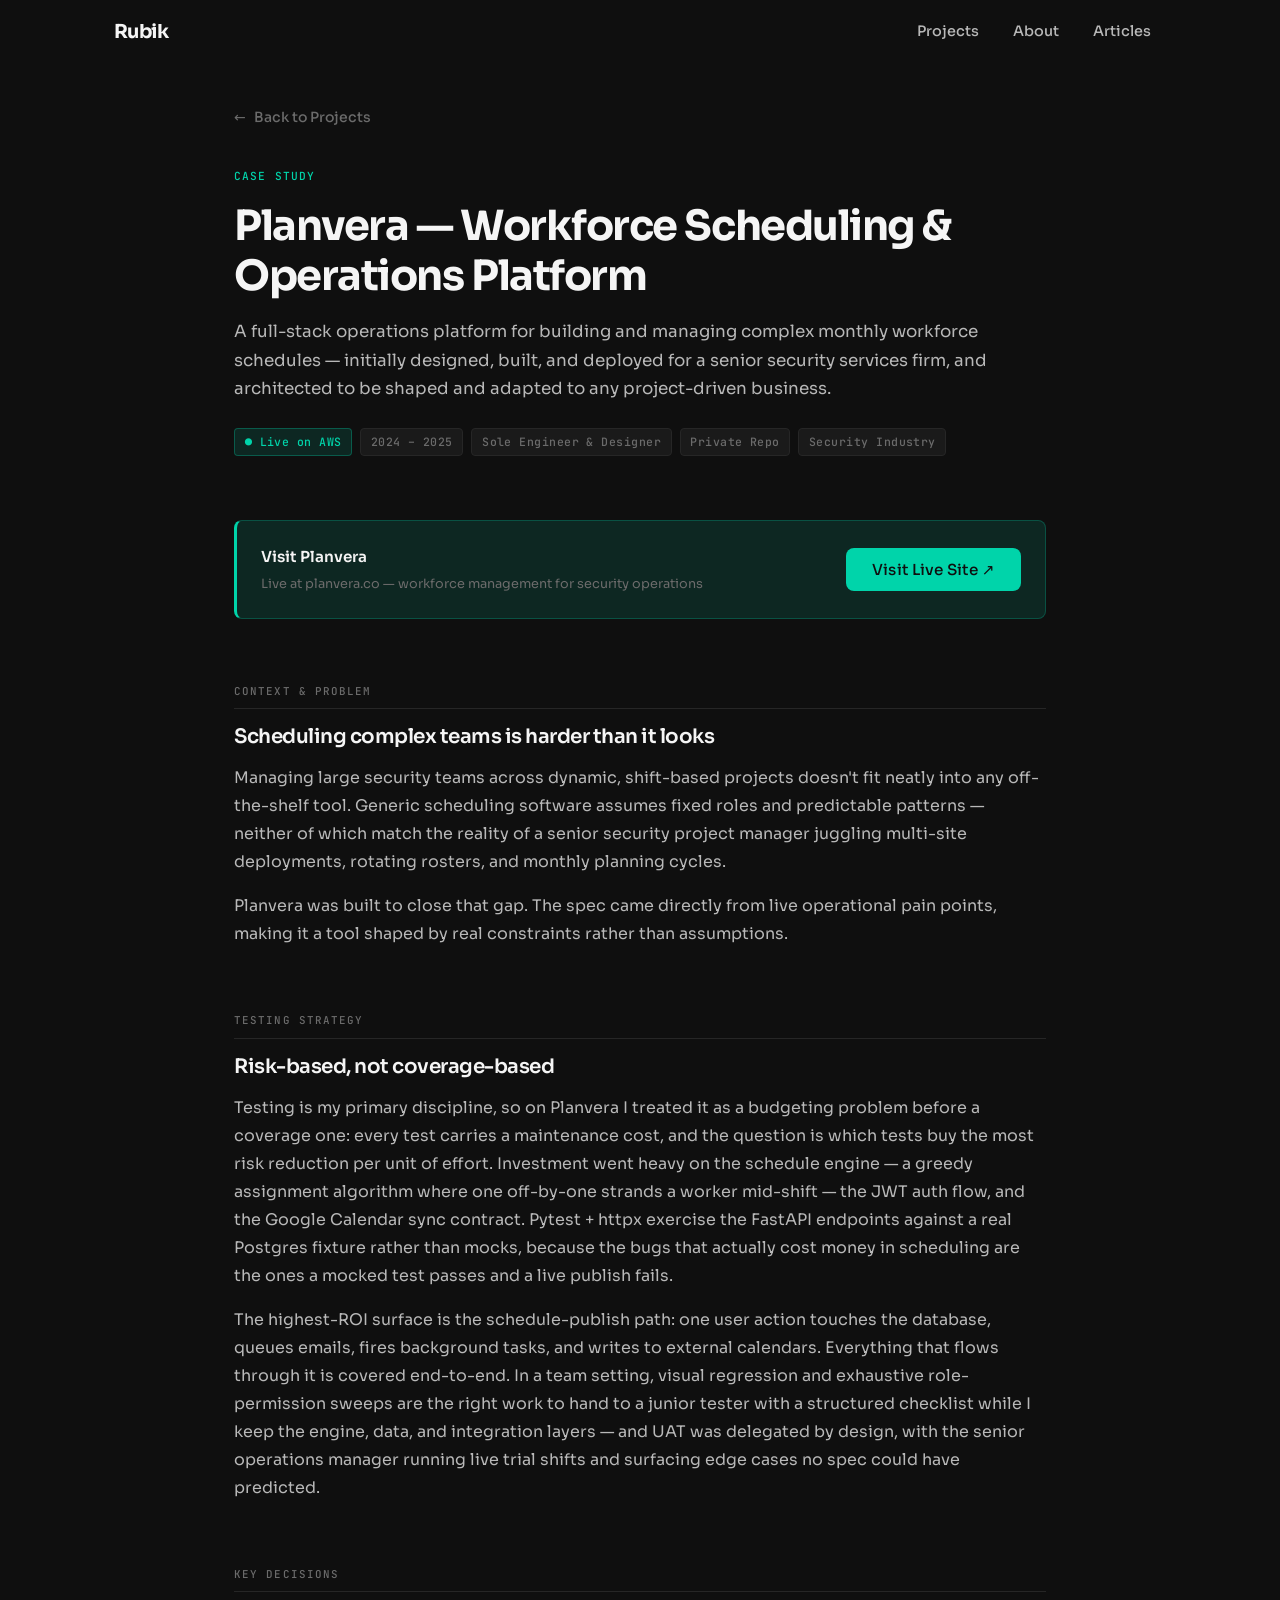
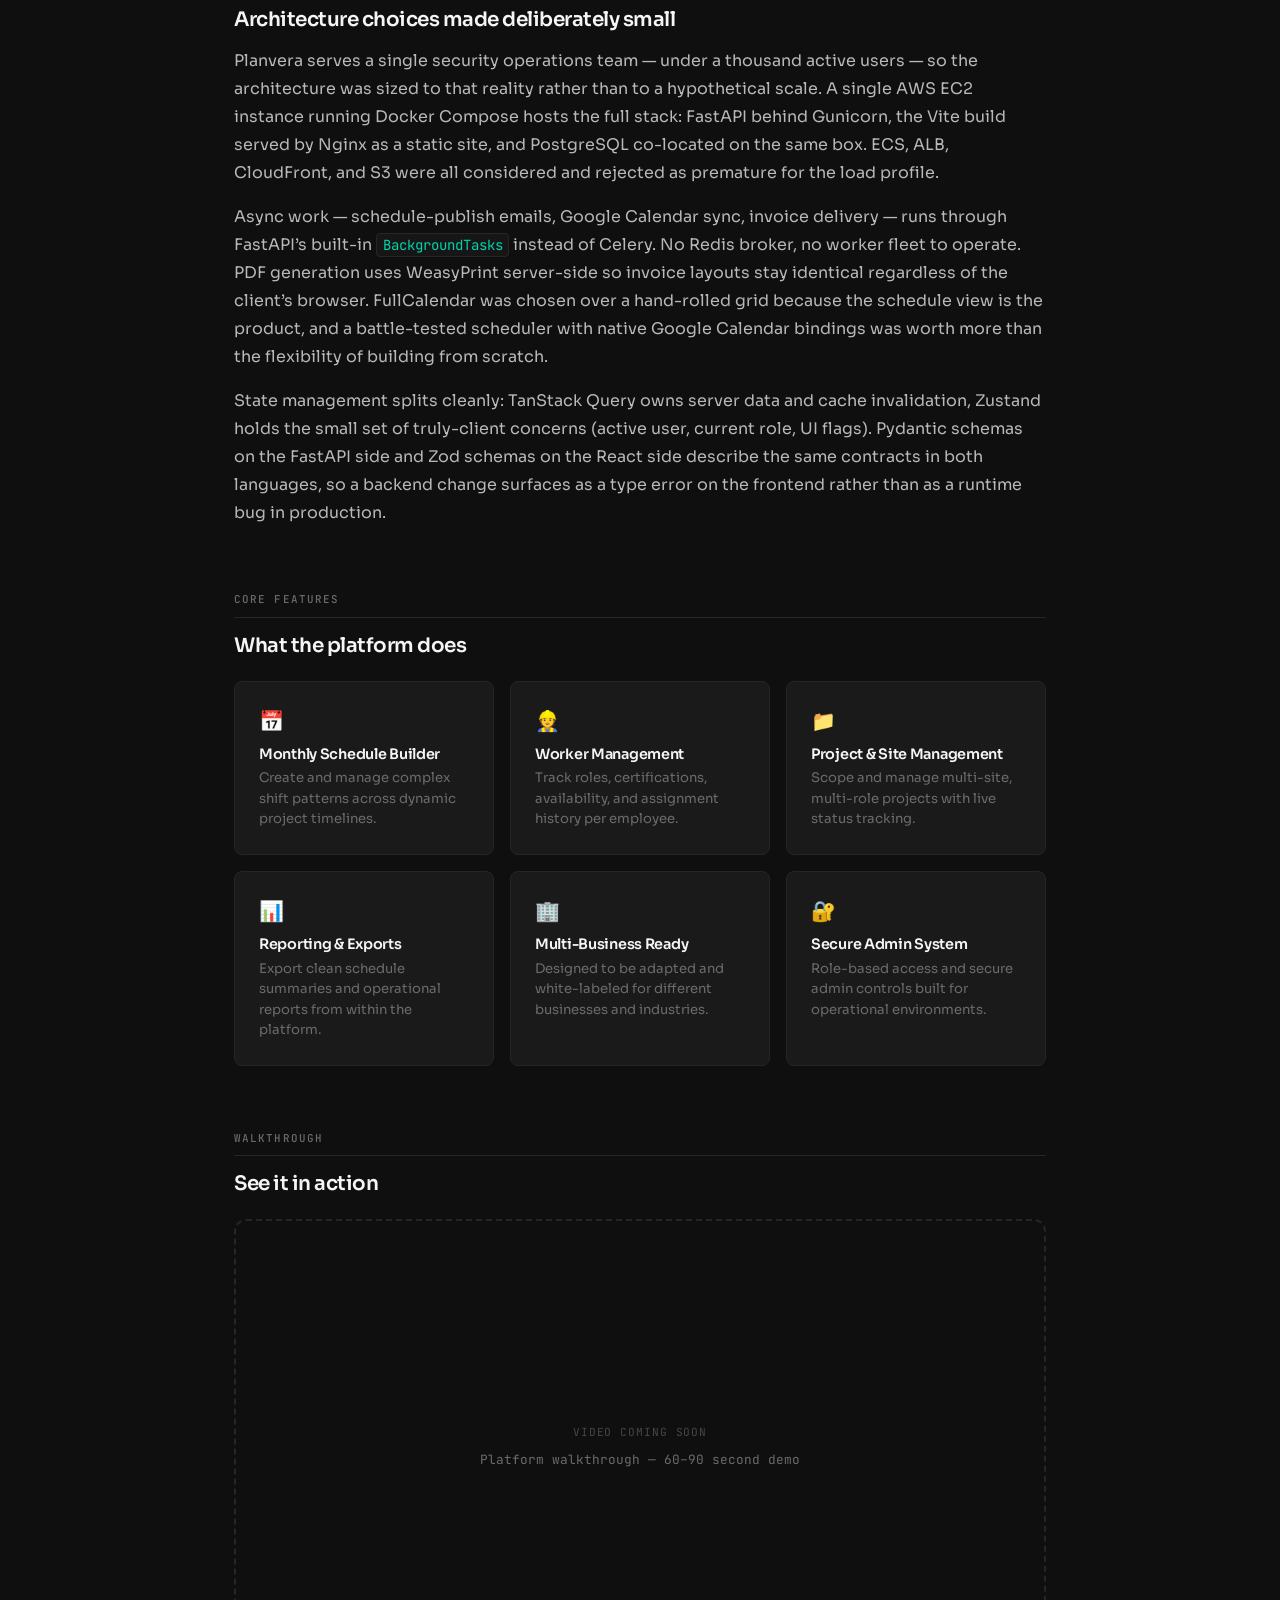
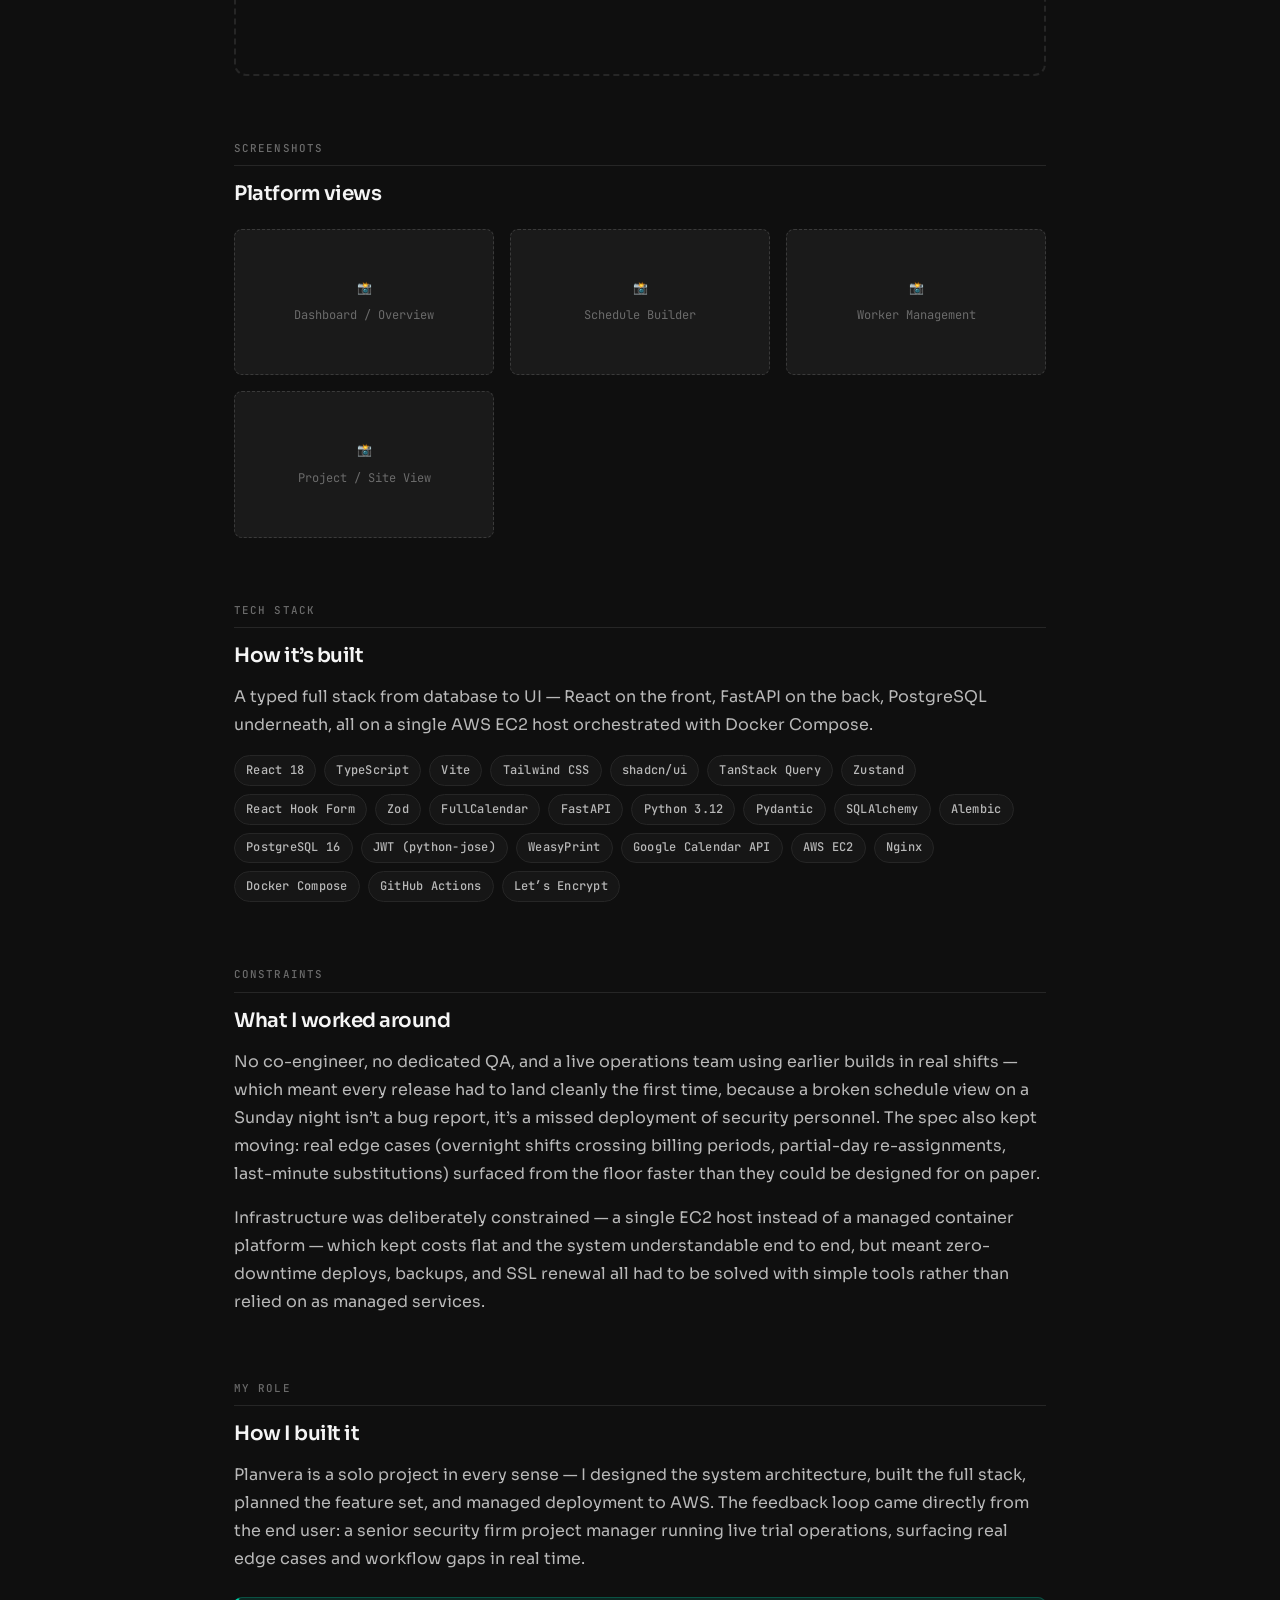
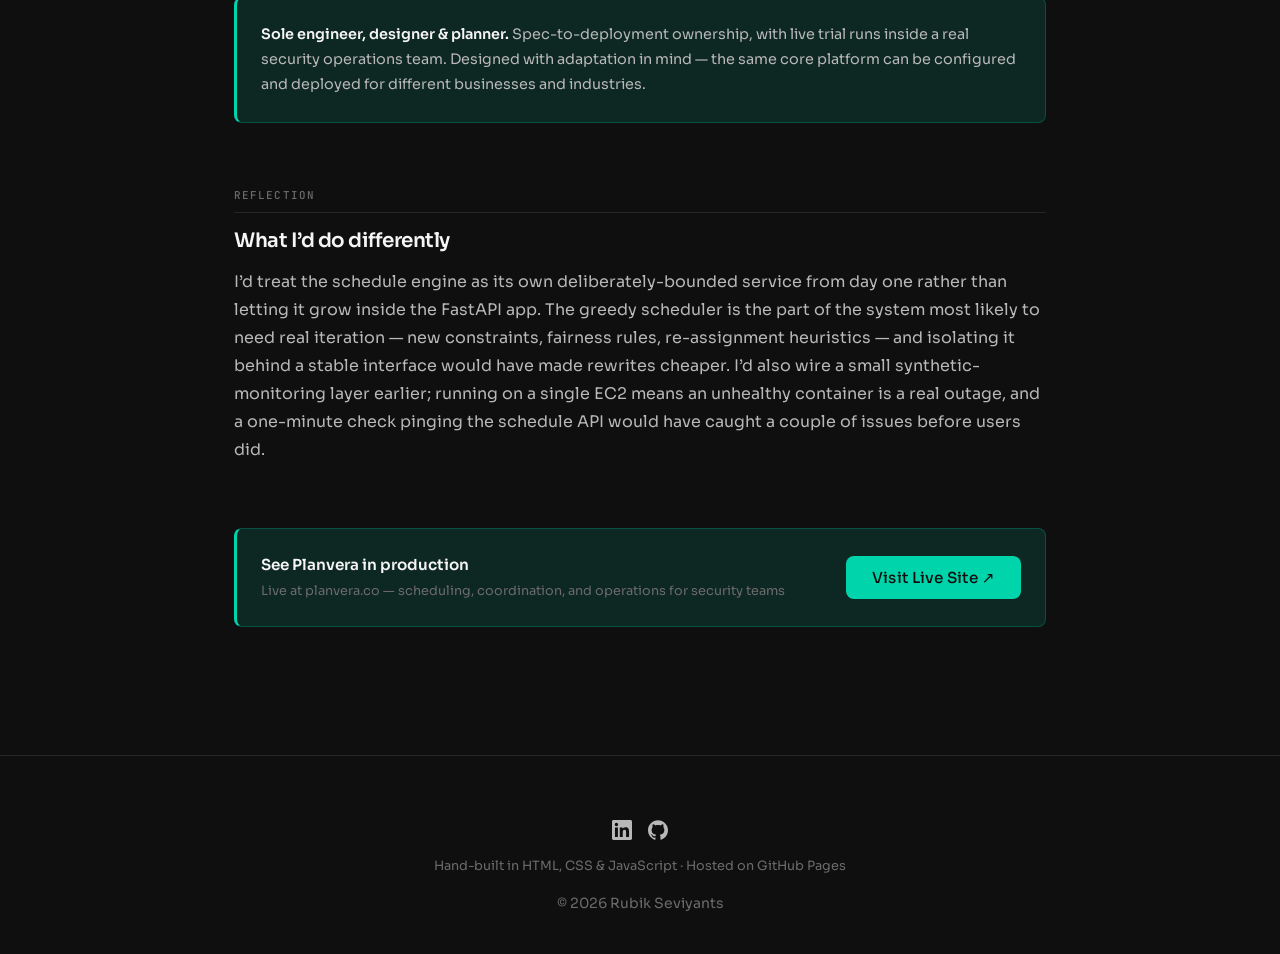
<file: planvera.html>
<!DOCTYPE html>
<html lang="en">
<head>
  <meta charset="UTF-8">
  <meta name="viewport" content="width=device-width, initial-scale=1.0">
  <title>Planvera — Case Study — Rubik Seviyants</title>
  <meta name="description" content="Planvera — a full-stack workforce scheduling platform built for a senior security firm. Case study by Rubik Seviyants.">
  <meta name="keywords" content="workforce scheduling, operations platform, case study, rubik seviyants, aws">
  <meta name="author" content="Rubik Seviyants">
  <link rel="canonical" href="https://www.ru8iks.com/planvera.html">
  <link rel="icon" href="/favicon.ico" sizes="any">
  <link rel="icon" href="/favicon-32x32.png" type="image/png" sizes="32x32">
  <link rel="icon" href="/favicon-16x16.png" type="image/png" sizes="16x16">
  <link rel="apple-touch-icon" href="/apple-touch-icon.png">
  <link rel="manifest" href="/site.webmanifest">
  <meta property="og:type" content="website">
  <meta property="og:title" content="Planvera — Workforce Scheduling Platform — Rubik Seviyants">
  <meta property="og:description" content="Case study: a full-stack workforce scheduling platform built for a senior security firm, designed to adapt to any project-driven business.">
  <meta property="og:url" content="https://www.ru8iks.com/planvera.html">
  <meta property="og:site_name" content="Rubik Seviyants">
  <meta name="twitter:card" content="summary">
  <meta name="twitter:title" content="Planvera — Workforce Scheduling Platform">
  <meta name="twitter:description" content="Case study: a full-stack workforce scheduling platform built for a senior security firm.">
  <link rel="preconnect" href="https://fonts.googleapis.com">
  <link rel="preconnect" href="https://fonts.gstatic.com" crossorigin>
  <link rel="dns-prefetch" href="https://fonts.googleapis.com">
  <link rel="dns-prefetch" href="https://fonts.gstatic.com">
  <link href="https://fonts.googleapis.com/css2?family=Sora:wght@300;400;500;600;700&family=JetBrains+Mono:wght@400;500;600&display=swap" rel="stylesheet">
  <link rel="stylesheet" href="css/style.css">
  <link rel="stylesheet" href="css/nav.css">
  <script async src="https://plausible.io/js/pa-4Ff__DM4iX466qX_lXiHa.js"></script>
  <script>window.plausible=window.plausible||function(){(plausible.q=plausible.q||[]).push(arguments)},plausible.init=plausible.init||function(i){plausible.o=i||{}};plausible.init()</script>
  <style>

    /* ── Page layout ── */
    .cs-page {
      max-width: 860px;
      margin-inline: auto;
      padding-inline: var(--space-lg);
      padding-block: var(--space-xl) var(--space-2xl);
    }

    /* ── Back link ── */
    .cs-back {
      display: inline-flex;
      align-items: center;
      gap: var(--space-sm);
      font-size: 0.875rem;
      font-weight: 500;
      color: var(--text-muted);
      text-decoration: none;
      margin-bottom: var(--space-xl);
      transition: color var(--transition-fast);
    }
    .cs-back:hover { color: var(--accent); }
    .cs-back::before { content: "←"; }

    /* ── Hero ── */
    .cs-hero { margin-bottom: var(--space-2xl); }

    .cs-eyebrow {
      display: block;
      font-family: var(--font-mono);
      font-size: 0.7rem;
      font-weight: 500;
      letter-spacing: 0.1em;
      text-transform: uppercase;
      color: var(--accent);
      margin-bottom: var(--space-md);
    }

    .cs-hero h1 {
      font-size: clamp(1.8rem, 4vw, 2.6rem);
      font-weight: 700;
      line-height: 1.2;
      margin-bottom: var(--space-md);
    }

    .cs-hero-pitch {
      font-size: 1.05rem;
      color: var(--text-secondary);
      max-width: 68ch;
      line-height: 1.7;
      margin-bottom: var(--space-lg);
    }

    /* ── Meta pills ── */
    .cs-meta {
      display: flex;
      flex-wrap: wrap;
      gap: var(--space-sm);
      margin-bottom: var(--space-xl);
    }

    .cs-meta-item {
      display: inline-flex;
      align-items: center;
      gap: 0.35rem;
      font-family: var(--font-mono);
      font-size: 0.72rem;
      font-weight: 500;
      color: var(--text-muted);
      background-color: var(--bg-card);
      border: 1px solid var(--border);
      border-radius: var(--radius-sm);
      padding: 0.25rem 0.6rem;
      letter-spacing: 0.04em;
    }

    .cs-meta-item--accent {
      color: var(--accent);
      border-color: rgba(0, 212, 170, 0.3);
      background-color: var(--accent-soft);
    }

    /* ── Section labels ── */
    .cs-section {
      margin-bottom: var(--space-2xl);
    }

    .cs-section-label {
      display: block;
      font-family: var(--font-mono);
      font-size: 0.68rem;
      font-weight: 500;
      letter-spacing: 0.1em;
      text-transform: uppercase;
      color: var(--text-muted);
      margin-bottom: var(--space-md);
      padding-bottom: var(--space-sm);
      border-bottom: 1px solid var(--border);
    }

    .cs-section h2 {
      font-size: 1.25rem;
      font-weight: 600;
      margin-bottom: var(--space-md);
      margin-top: 0;
    }

    .cs-section p {
      color: var(--text-secondary);
      line-height: 1.75;
      max-width: 72ch;
    }

    .cs-section p + p {
      margin-top: var(--space-md);
    }

    /* ── Feature grid ── */
    .cs-feature-grid {
      display: grid;
      grid-template-columns: repeat(auto-fit, minmax(210px, 1fr));
      gap: var(--space-md);
      margin-top: var(--space-lg);
    }

    .cs-feature-card {
      background-color: var(--bg-card);
      border: 1px solid var(--border);
      border-radius: var(--radius-md);
      padding: var(--space-lg);
    }

    .cs-feature-card__icon {
      font-size: 1.25rem;
      margin-bottom: var(--space-sm);
    }

    .cs-feature-card h3 {
      font-size: 0.9rem;
      font-weight: 600;
      margin-bottom: 0.4rem;
      color: var(--text-primary);
    }

    .cs-feature-card p {
      font-size: 0.825rem;
      color: var(--text-muted);
      line-height: 1.55;
      max-width: none;
    }

    /* ── Placeholder blocks ── */
    .cs-placeholder {
      border: 2px dashed var(--border);
      border-radius: var(--radius-lg);
      display: flex;
      flex-direction: column;
      align-items: center;
      justify-content: center;
      gap: var(--space-sm);
      color: var(--text-muted);
      font-family: var(--font-mono);
      font-size: 0.8rem;
      text-align: center;
      padding: var(--space-xl);
    }

    .cs-placeholder__label {
      font-size: 0.7rem;
      text-transform: uppercase;
      letter-spacing: 0.08em;
      opacity: 0.6;
    }

    /* Video placeholder */
    .cs-video-placeholder {
      aspect-ratio: 16 / 9;
      width: 100%;
      margin-top: var(--space-lg);
    }

    /* Video embed (when ready) */
    .cs-video-embed {
      position: relative;
      aspect-ratio: 16 / 9;
      width: 100%;
      margin-top: var(--space-lg);
      border-radius: var(--radius-lg);
      overflow: hidden;
      background: var(--bg-card);
      display: none; /* flip to block when video is ready */
    }
    .cs-video-embed iframe {
      position: absolute;
      inset: 0;
      width: 100%;
      height: 100%;
      border: none;
    }

    /* ── Screenshot grid ── */
    .cs-screenshot-grid {
      display: grid;
      grid-template-columns: repeat(auto-fit, minmax(260px, 1fr));
      gap: var(--space-md);
      margin-top: var(--space-lg);
    }

    .cs-screenshot-item {
      aspect-ratio: 16 / 9;
      border-radius: var(--radius-md);
      overflow: hidden;
      background: var(--bg-card);
      border: 1px solid var(--border);
    }

    .cs-screenshot-item img {
      width: 100%;
      height: 100%;
      object-fit: cover;
    }

    .cs-screenshot-item.placeholder {
      display: flex;
      flex-direction: column;
      align-items: center;
      justify-content: center;
      gap: var(--space-sm);
      color: var(--text-muted);
      font-family: var(--font-mono);
      font-size: 0.75rem;
      text-align: center;
      border-style: dashed;
      border-color: var(--border-hover);
    }

    /* ── Stack tags (re-uses global .tag) ── */
    .cs-tags {
      display: flex;
      flex-wrap: wrap;
      gap: var(--space-sm);
      margin-top: var(--space-md);
    }

    /* ── PDF download button ── */
    .cs-pdf-row {
      display: flex;
      align-items: center;
      gap: var(--space-md);
      flex-wrap: wrap;
      margin-top: var(--space-md);
      padding: var(--space-lg);
      background: var(--bg-card);
      border: 1px solid var(--border);
      border-radius: var(--radius-md);
    }

    .cs-pdf-row__info { flex: 1; min-width: 200px; }
    .cs-pdf-row__title { font-weight: 600; font-size: 0.95rem; margin-bottom: 0.25rem; }
    .cs-pdf-row__sub { font-size: 0.8rem; color: var(--text-muted); }

    /* ── Role highlight box ── */
    .cs-role-box {
      background: var(--accent-soft);
      border: 1px solid rgba(0, 212, 170, 0.25);
      border-left: 3px solid var(--accent);
      border-radius: var(--radius-md);
      padding: var(--space-lg);
      margin-top: var(--space-lg);
    }

    .cs-role-box p {
      font-size: 0.9rem;
      color: var(--text-secondary);
      max-width: none;
    }

    .cs-role-box strong { color: var(--text-primary); }

    /* ── Stack placeholder row ── */
    .cs-stack-placeholder {
      margin-top: var(--space-md);
      padding: var(--space-lg);
      border: 2px dashed var(--border);
      border-radius: var(--radius-md);
      font-family: var(--font-mono);
      font-size: 0.78rem;
      color: var(--text-muted);
      text-align: center;
    }

    /* ── Live site CTA row ── */
    .cs-live-cta {
      display: flex;
      align-items: center;
      gap: var(--space-md);
      flex-wrap: wrap;
      margin-bottom: var(--space-2xl);
      padding: var(--space-lg);
      background: var(--accent-soft);
      border: 1px solid rgba(0, 212, 170, 0.25);
      border-left: 3px solid var(--accent);
      border-radius: var(--radius-md);
    }

    .cs-live-cta__info { flex: 1; min-width: 200px; }
    .cs-live-cta__title { font-weight: 600; font-size: 0.95rem; margin-bottom: 0.25rem; color: var(--text-primary); }
    .cs-live-cta__sub { font-size: 0.8rem; color: var(--text-muted); }

  </style>
</head>
<body>
  <div id="nav-root"></div>

  <main class="cs-page">

    <a href="projects.html" class="cs-back">Back to Projects</a>

    <!-- ── HERO ── -->
    <header class="cs-hero">
      <span class="cs-eyebrow">Case Study</span>
      <h1>Planvera — Workforce Scheduling &amp; Operations Platform</h1>
      <p class="cs-hero-pitch">
        A full-stack operations platform for building and managing complex monthly workforce schedules —
        initially designed, built, and deployed for a senior security services firm, and architected
        to be shaped and adapted to any project-driven business.
      </p>
      <div class="cs-meta">
        <span class="cs-meta-item cs-meta-item--accent">&#9679; Live on AWS</span>
        <span class="cs-meta-item">2024 – 2025</span>
        <span class="cs-meta-item">Sole Engineer &amp; Designer</span>
        <span class="cs-meta-item">Private Repo</span>
        <span class="cs-meta-item">Security Industry</span>
      </div>
    </header>

    <!-- ── LIVE SITE CTA ── -->
    <section class="cs-live-cta">
      <div class="cs-live-cta__info">
        <div class="cs-live-cta__title">Visit Planvera</div>
        <div class="cs-live-cta__sub">Live at planvera.co — workforce management for security operations</div>
      </div>
      <a href="https://www.planvera.co" target="_blank" rel="noopener noreferrer" class="btn-primary">
        Visit Live Site ↗
      </a>
    </section>

    <!-- ── THE PROBLEM ── -->
    <section class="cs-section">
      <span class="cs-section-label">Context &amp; Problem</span>
      <h2>Scheduling complex teams is harder than it looks</h2>
      <p>
        Managing large security teams across dynamic, shift-based projects doesn't fit neatly into
        any off-the-shelf tool. Generic scheduling software assumes fixed roles and predictable
        patterns — neither of which match the reality of a senior security project manager
        juggling multi-site deployments, rotating rosters, and monthly planning cycles.
      </p>
      <p>
        Planvera was built to close that gap. The spec came directly from live operational pain points,
        making it a tool shaped by real constraints rather than assumptions.
      </p>
    </section>

    <!-- ── TESTING STRATEGY ── -->
    <section class="cs-section">
      <span class="cs-section-label">Testing Strategy</span>
      <h2>Risk-based, not coverage-based</h2>
      <p>
        Testing is my primary discipline, so on Planvera I treated it as a budgeting problem
        before a coverage one: every test carries a maintenance cost, and the question is which
        tests buy the most risk reduction per unit of effort. Investment went heavy on the schedule
        engine — a greedy assignment algorithm where one off-by-one strands a worker mid-shift —
        the JWT auth flow, and the Google Calendar sync contract. Pytest + httpx exercise the
        FastAPI endpoints against a real Postgres fixture rather than mocks, because the bugs that
        actually cost money in scheduling are the ones a mocked test passes and a live publish fails.
      </p>
      <p>
        The highest-ROI surface is the schedule-publish path: one user action touches the database,
        queues emails, fires background tasks, and writes to external calendars. Everything that
        flows through it is covered end-to-end. In a team setting, visual regression and exhaustive
        role-permission sweeps are the right work to hand to a junior tester with a structured
        checklist while I keep the engine, data, and integration layers — and UAT was delegated
        by design, with the senior operations manager running live trial shifts and surfacing
        edge cases no spec could have predicted.
      </p>
    </section>

    <!-- ── KEY DECISIONS ── -->
    <section class="cs-section">
      <span class="cs-section-label">Key Decisions</span>
      <h2>Architecture choices made deliberately small</h2>
      <p>
        Planvera serves a single security operations team — under a thousand active users — so the
        architecture was sized to that reality rather than to a hypothetical scale. A single AWS EC2
        instance running Docker Compose hosts the full stack: FastAPI behind Gunicorn, the Vite build
        served by Nginx as a static site, and PostgreSQL co-located on the same box. ECS, ALB,
        CloudFront, and S3 were all considered and rejected as premature for the load profile.
      </p>
      <p>
        Async work — schedule-publish emails, Google Calendar sync, invoice delivery — runs through
        FastAPI&rsquo;s built-in <code>BackgroundTasks</code> instead of Celery. No Redis broker, no
        worker fleet to operate. PDF generation uses WeasyPrint server-side so invoice layouts stay
        identical regardless of the client&rsquo;s browser. FullCalendar was chosen over a hand-rolled
        grid because the schedule view is the product, and a battle-tested scheduler with native
        Google Calendar bindings was worth more than the flexibility of building from scratch.
      </p>
      <p>
        State management splits cleanly: TanStack Query owns server data and cache invalidation,
        Zustand holds the small set of truly-client concerns (active user, current role, UI flags).
        Pydantic schemas on the FastAPI side and Zod schemas on the React side describe the same
        contracts in both languages, so a backend change surfaces as a type error on the frontend
        rather than as a runtime bug in production.
      </p>
    </section>

    <!-- ── WHAT IT DOES ── -->
    <section class="cs-section">
      <span class="cs-section-label">Core Features</span>
      <h2>What the platform does</h2>
      <div class="cs-feature-grid">
        <div class="cs-feature-card">
          <div class="cs-feature-card__icon">📅</div>
          <h3>Monthly Schedule Builder</h3>
          <p>Create and manage complex shift patterns across dynamic project timelines.</p>
        </div>
        <div class="cs-feature-card">
          <div class="cs-feature-card__icon">👷</div>
          <h3>Worker Management</h3>
          <p>Track roles, certifications, availability, and assignment history per employee.</p>
        </div>
        <div class="cs-feature-card">
          <div class="cs-feature-card__icon">📁</div>
          <h3>Project &amp; Site Management</h3>
          <p>Scope and manage multi-site, multi-role projects with live status tracking.</p>
        </div>
        <div class="cs-feature-card">
          <div class="cs-feature-card__icon">📊</div>
          <h3>Reporting &amp; Exports</h3>
          <p>Export clean schedule summaries and operational reports from within the platform.</p>
        </div>
        <div class="cs-feature-card">
          <div class="cs-feature-card__icon">🏢</div>
          <h3>Multi-Business Ready</h3>
          <p>Designed to be adapted and white-labeled for different businesses and industries.</p>
        </div>
        <div class="cs-feature-card">
          <div class="cs-feature-card__icon">🔐</div>
          <h3>Secure Admin System</h3>
          <p>Role-based access and secure admin controls built for operational environments.</p>
        </div>
      </div>
    </section>

    <!-- ── VIDEO WALKTHROUGH ── -->
    <section class="cs-section">
      <span class="cs-section-label">Walkthrough</span>
      <h2>See it in action</h2>

      <!-- Placeholder — swap this div for the .cs-video-embed block below when video is ready -->
      <div class="cs-placeholder cs-video-placeholder">
        <div class="cs-placeholder__label">Video coming soon</div>
        <div>Platform walkthrough — 60–90 second demo</div>
      </div>

      <!-- Paste your YouTube/Loom embed src into the iframe below, then set display:block on .cs-video-embed -->
      <div class="cs-video-embed">
        <iframe
          src=""
          title="Planvera Platform Walkthrough"
          allow="accelerometer; autoplay; clipboard-write; encrypted-media; gyroscope; picture-in-picture"
          allowfullscreen>
        </iframe>
      </div>
    </section>

    <!-- ── SCREENSHOTS ── -->
    <section class="cs-section">
      <span class="cs-section-label">Screenshots</span>
      <h2>Platform views</h2>
      <div class="cs-screenshot-grid">
        <div class="cs-screenshot-item placeholder">
          <span>📸</span>
          <span>Dashboard / Overview</span>
        </div>
        <div class="cs-screenshot-item placeholder">
          <span>📸</span>
          <span>Schedule Builder</span>
        </div>
        <div class="cs-screenshot-item placeholder">
          <span>📸</span>
          <span>Worker Management</span>
        </div>
        <div class="cs-screenshot-item placeholder">
          <span>📸</span>
          <span>Project / Site View</span>
        </div>
      </div>
      <!-- To add a screenshot: replace a placeholder div with:
           <div class="cs-screenshot-item">
             <img src="images/planvera/screenshot-name.png" alt="Planvera — [describe view]">
           </div>
      -->
    </section>

    <!-- ── TECH STACK ── -->
    <section class="cs-section">
      <span class="cs-section-label">Tech Stack</span>
      <h2>How it&rsquo;s built</h2>
      <p>A typed full stack from database to UI — React on the front, FastAPI on the back, PostgreSQL underneath, all on a single AWS EC2 host orchestrated with Docker Compose.</p>
      <div class="cs-tags">
        <span class="tag">React 18</span>
        <span class="tag">TypeScript</span>
        <span class="tag">Vite</span>
        <span class="tag">Tailwind CSS</span>
        <span class="tag">shadcn/ui</span>
        <span class="tag">TanStack Query</span>
        <span class="tag">Zustand</span>
        <span class="tag">React Hook Form</span>
        <span class="tag">Zod</span>
        <span class="tag">FullCalendar</span>
        <span class="tag">FastAPI</span>
        <span class="tag">Python 3.12</span>
        <span class="tag">Pydantic</span>
        <span class="tag">SQLAlchemy</span>
        <span class="tag">Alembic</span>
        <span class="tag">PostgreSQL 16</span>
        <span class="tag">JWT (python-jose)</span>
        <span class="tag">WeasyPrint</span>
        <span class="tag">Google Calendar API</span>
        <span class="tag">AWS EC2</span>
        <span class="tag">Nginx</span>
        <span class="tag">Docker Compose</span>
        <span class="tag">GitHub Actions</span>
        <span class="tag">Let&rsquo;s Encrypt</span>
      </div>
    </section>

    <!-- ── CONSTRAINTS ── -->
    <section class="cs-section">
      <span class="cs-section-label">Constraints</span>
      <h2>What I worked around</h2>
      <p>
        No co-engineer, no dedicated QA, and a live operations team using earlier builds in real
        shifts — which meant every release had to land cleanly the first time, because a broken
        schedule view on a Sunday night isn&rsquo;t a bug report, it&rsquo;s a missed deployment of
        security personnel. The spec also kept moving: real edge cases (overnight shifts crossing
        billing periods, partial-day re-assignments, last-minute substitutions) surfaced from the
        floor faster than they could be designed for on paper.
      </p>
      <p>
        Infrastructure was deliberately constrained — a single EC2 host instead of a managed
        container platform — which kept costs flat and the system understandable end to end, but
        meant zero-downtime deploys, backups, and SSL renewal all had to be solved with simple
        tools rather than relied on as managed services.
      </p>
    </section>

    <!-- ── ROLE & OUTCOMES ── -->
    <section class="cs-section">
      <span class="cs-section-label">My Role</span>
      <h2>How I built it</h2>
      <p>
        Planvera is a solo project in every sense — I designed the system architecture, built the
        full stack, planned the feature set, and managed deployment to AWS. The feedback loop
        came directly from the end user: a senior security firm project manager running live
        trial operations, surfacing real edge cases and workflow gaps in real time.
      </p>
      <div class="cs-role-box">
        <p>
          <strong>Sole engineer, designer &amp; planner.</strong> Spec-to-deployment ownership,
          with live trial runs inside a real security operations team. Designed with adaptation
          in mind — the same core platform can be configured and deployed for different
          businesses and industries.
        </p>
      </div>
    </section>

    <!-- ── REFLECTION ── -->
    <section class="cs-section">
      <span class="cs-section-label">Reflection</span>
      <h2>What I&rsquo;d do differently</h2>
      <p>
        I&rsquo;d treat the schedule engine as its own deliberately-bounded service from day one
        rather than letting it grow inside the FastAPI app. The greedy scheduler is the part of
        the system most likely to need real iteration — new constraints, fairness rules,
        re-assignment heuristics — and isolating it behind a stable interface would have made
        rewrites cheaper. I&rsquo;d also wire a small synthetic-monitoring layer earlier;
        running on a single EC2 means an unhealthy container is a real outage, and a one-minute
        check pinging the schedule API would have caught a couple of issues before users did.
      </p>
    </section>

    <!-- ── CLOSING LIVE CTA ── -->
    <section class="cs-live-cta">
      <div class="cs-live-cta__info">
        <div class="cs-live-cta__title">See Planvera in production</div>
        <div class="cs-live-cta__sub">Live at planvera.co — scheduling, coordination, and operations for security teams</div>
      </div>
      <a href="https://www.planvera.co" target="_blank" rel="noopener noreferrer" class="btn-primary">
        Visit Live Site ↗
      </a>
    </section>

  </main>

  <div id="footer-root"></div>
  <div id="back-to-top-root"></div>

  <script src="js/components.js" defer></script>
</body>
</html>
</file>
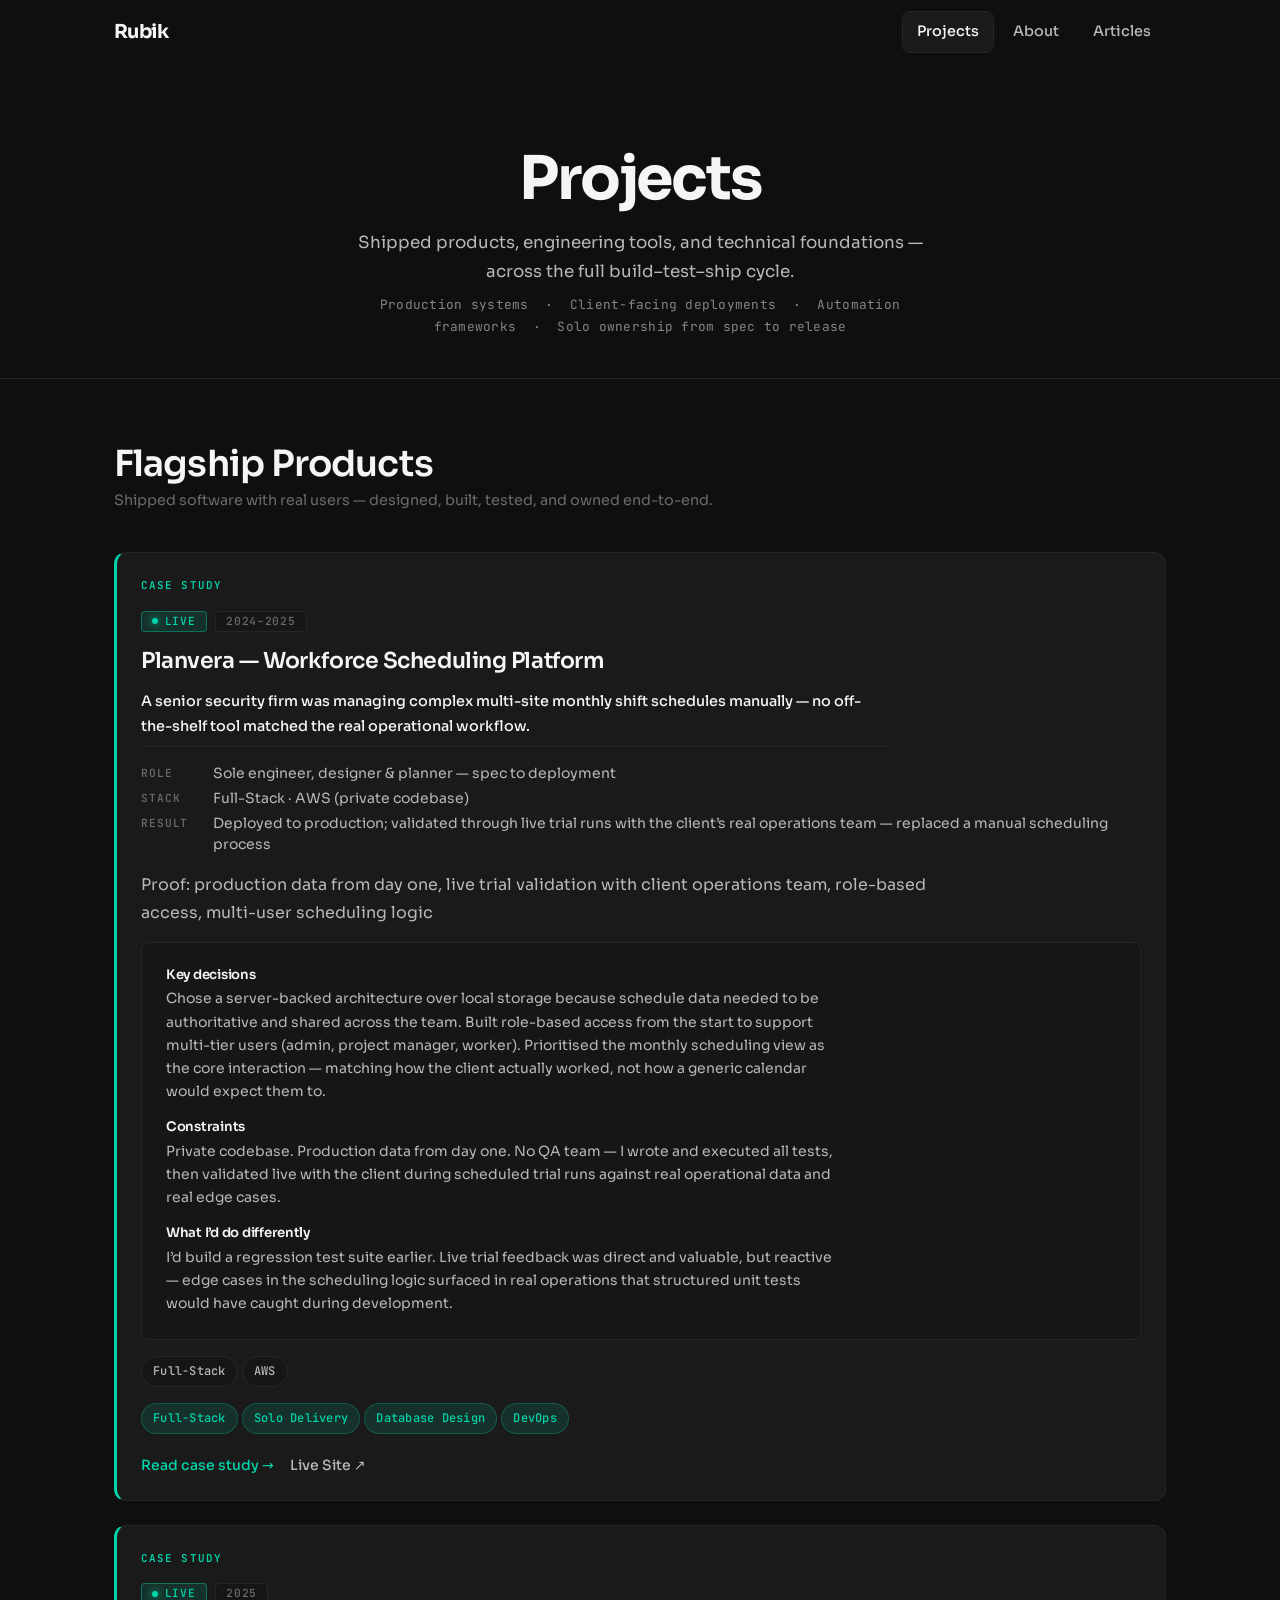
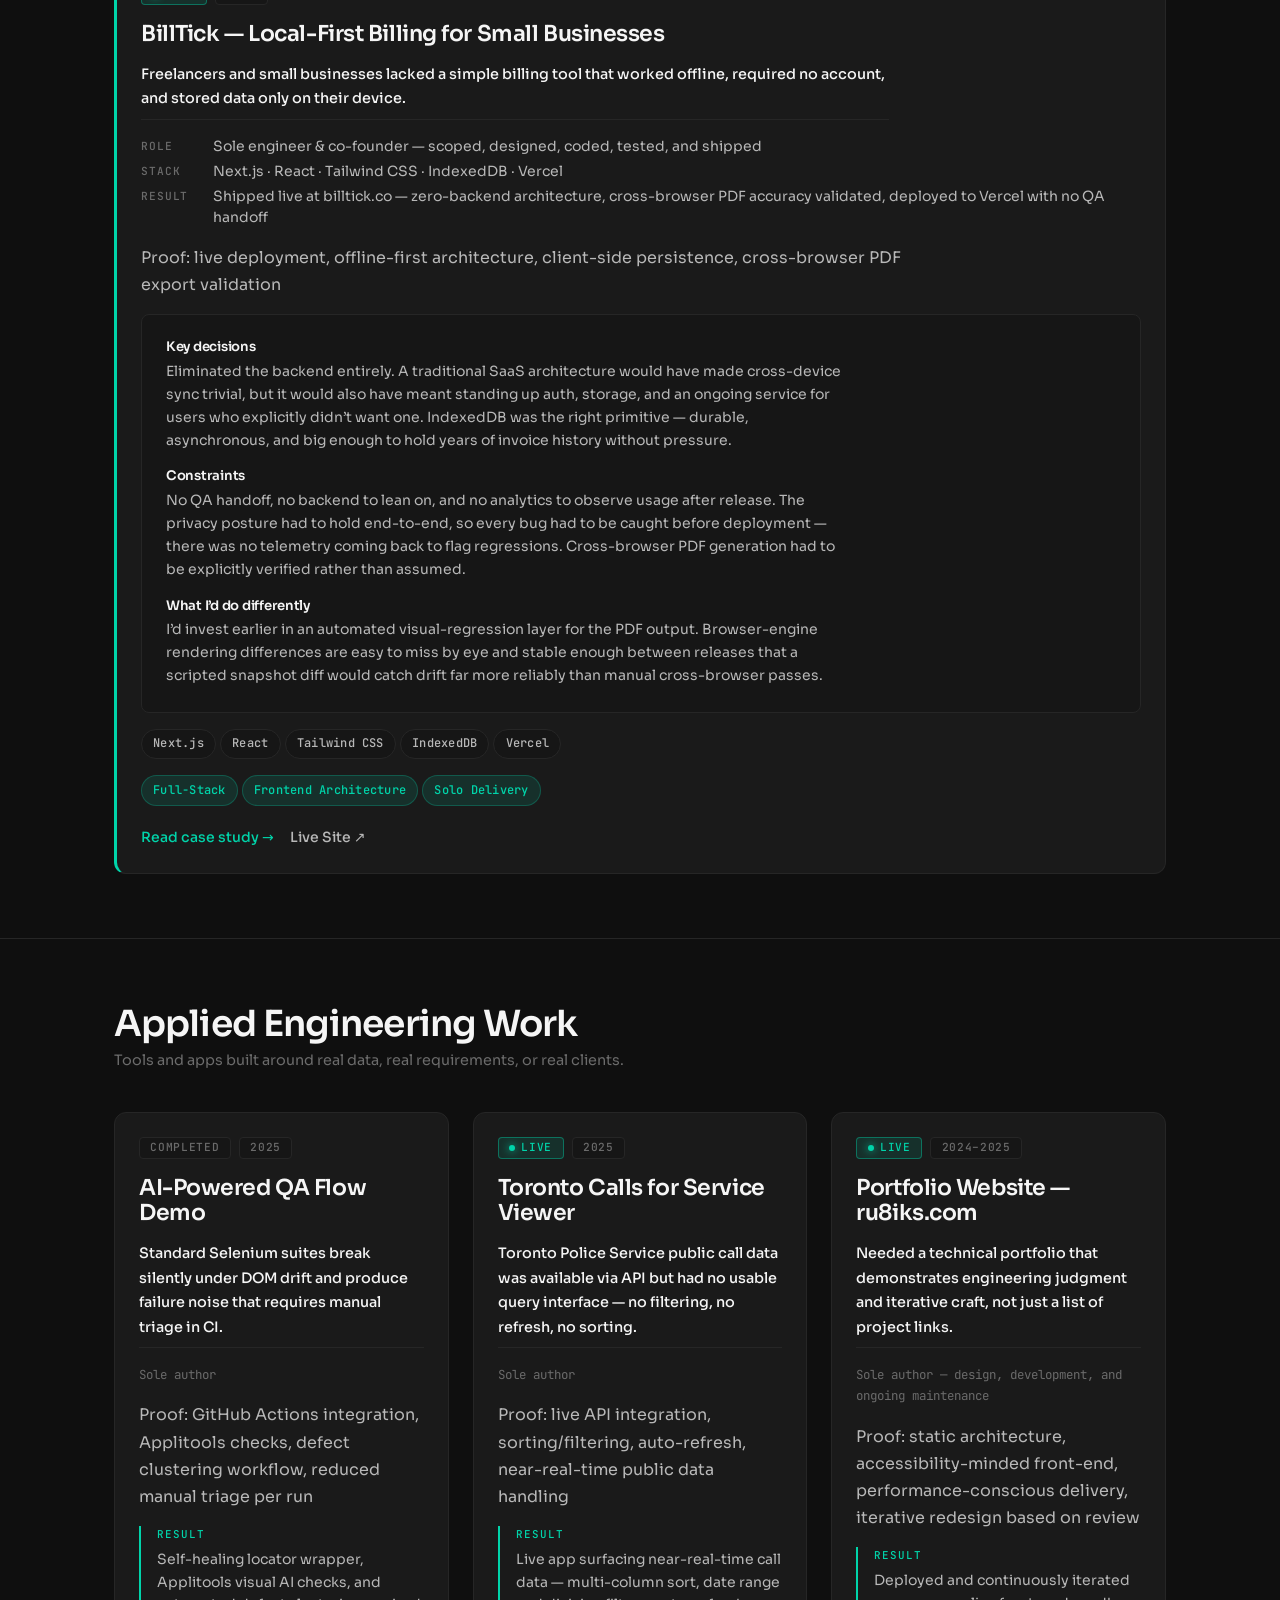
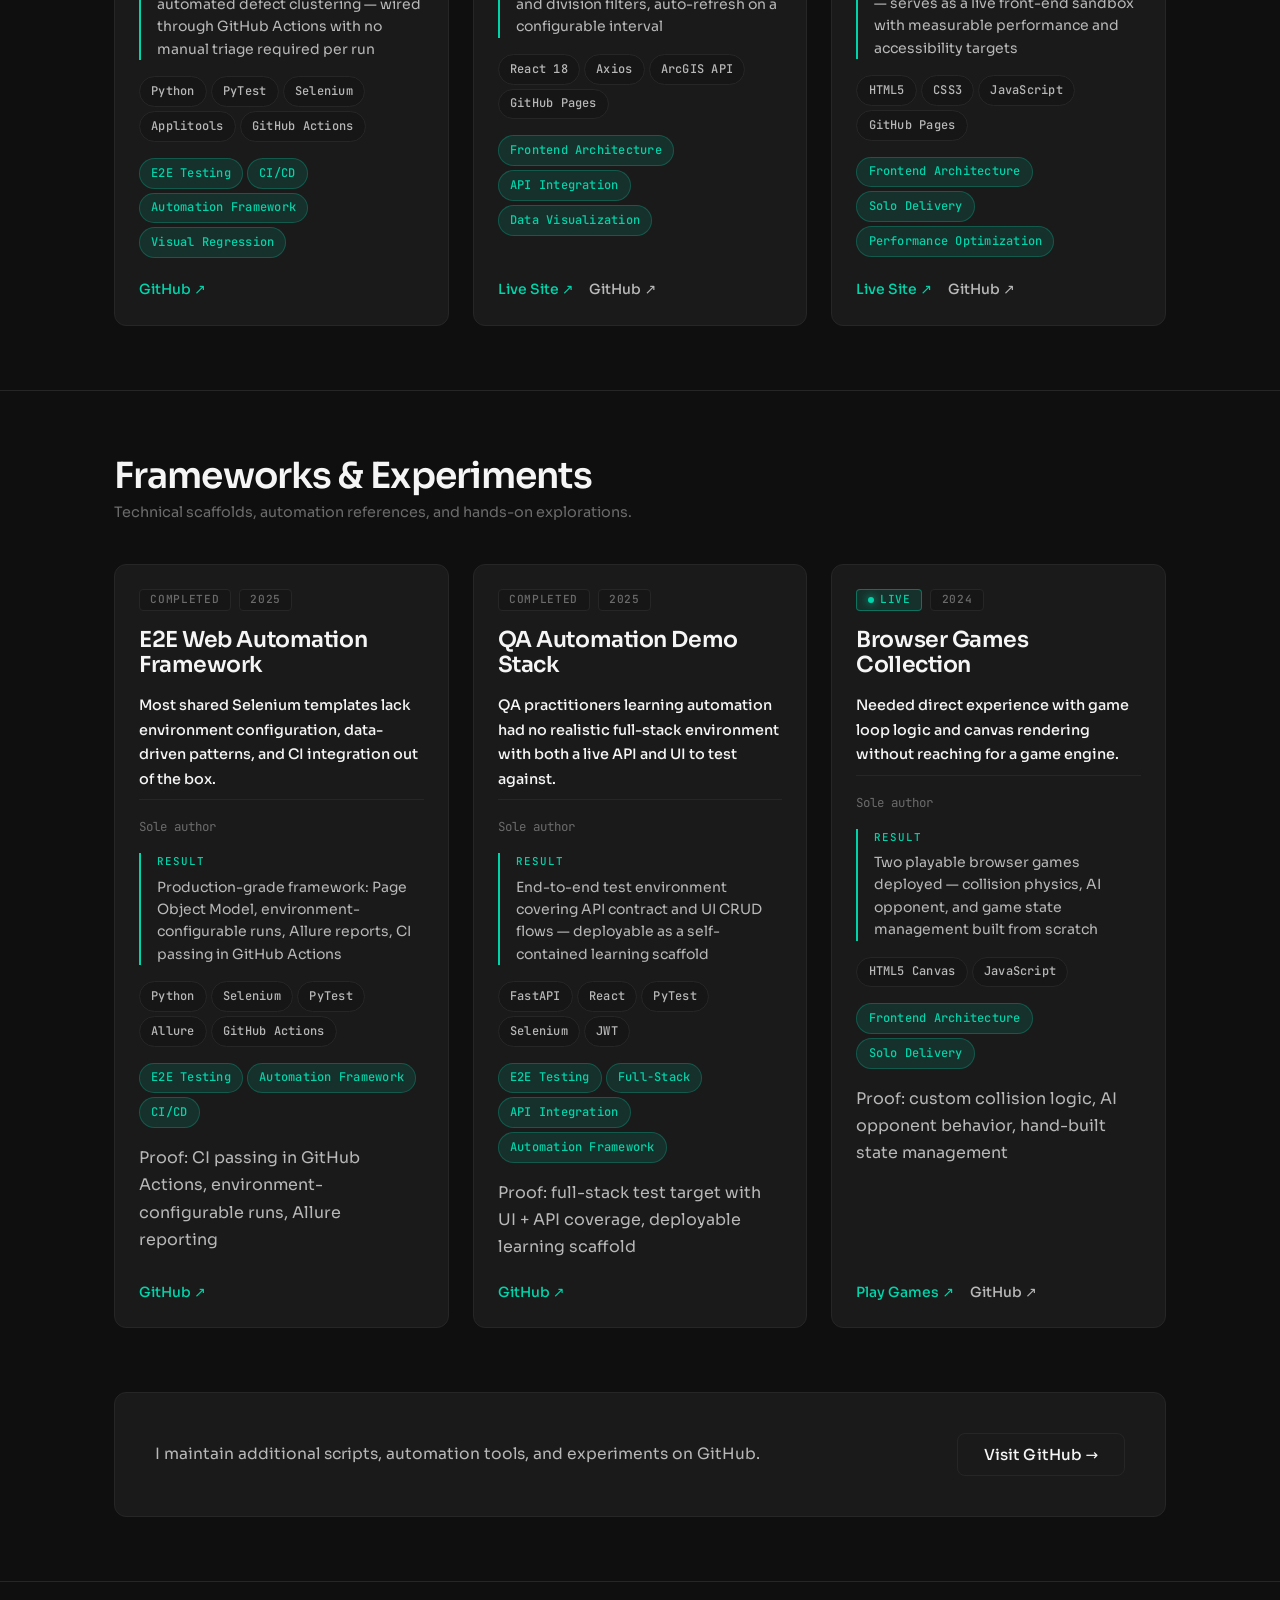
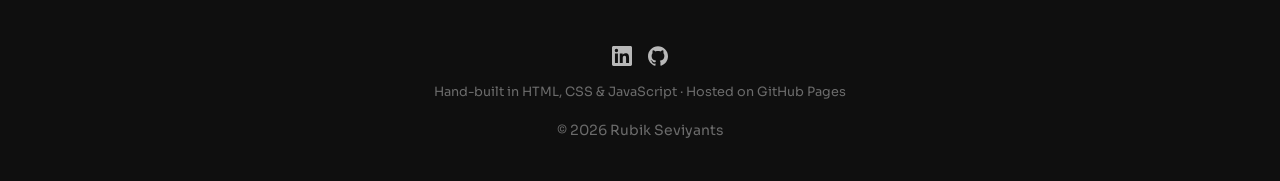
<file: projects.html>
<!DOCTYPE html>
<html lang="en">
<head>
  <meta charset="UTF-8">
  <meta name="viewport" content="width=device-width, initial-scale=1.0">
  <title>Projects — Rubik Seviyants</title>
  <meta name="description" content="Software projects by Rubik Seviyants — shipped products, engineering tools, and automation frameworks.">
  <meta name="keywords" content="software projects, automation, testing, portfolio, rubik seviyants">
  <meta name="author" content="Rubik Seviyants">
  <link rel="canonical" href="https://www.ru8iks.com/projects.html">
  <link rel="icon" href="/favicon.ico" sizes="any">
  <link rel="icon" href="/favicon-32x32.png" type="image/png" sizes="32x32">
  <link rel="icon" href="/favicon-16x16.png" type="image/png" sizes="16x16">
  <link rel="apple-touch-icon" href="/apple-touch-icon.png">
  <link rel="manifest" href="/site.webmanifest">
  <meta property="og:type" content="website">
  <meta property="og:title" content="Projects — Rubik Seviyants">
  <meta property="og:description" content="Software projects by Rubik Seviyants — shipped products, engineering tools, and automation frameworks.">
  <meta property="og:url" content="https://www.ru8iks.com/projects.html">
  <meta property="og:site_name" content="Rubik Seviyants">
  <meta name="twitter:card" content="summary">
  <meta name="twitter:title" content="Projects — Rubik Seviyants">
  <meta name="twitter:description" content="Software projects by Rubik Seviyants — shipped products, engineering tools, and automation frameworks.">
  <link rel="preconnect" href="https://fonts.googleapis.com">
  <link rel="preconnect" href="https://fonts.gstatic.com" crossorigin>
  <link rel="dns-prefetch" href="https://fonts.googleapis.com">
  <link rel="dns-prefetch" href="https://fonts.gstatic.com">
  <link href="https://fonts.googleapis.com/css2?family=Sora:wght@300;400;500;600;700&family=JetBrains+Mono:wght@400;500;600&display=swap" rel="stylesheet">
  <link rel="stylesheet" href="css/style.css">
  <link rel="stylesheet" href="css/nav.css">
  <link rel="stylesheet" href="css/projects.css">
  <script async src="https://plausible.io/js/pa-4Ff__DM4iX466qX_lXiHa.js"></script>
  <script>window.plausible=window.plausible||function(){(plausible.q=plausible.q||[]).push(arguments)},plausible.init=plausible.init||function(i){plausible.o=i||{}};plausible.init()</script>
</head>
<body>
  <div id="nav-root"></div>

  <main>

    <!-- PAGE HEADER -->
    <section class="projects-header">
      <div class="container">
        <h1>Projects</h1>
        <p class="subtitle">Shipped products, engineering tools, and technical foundations &mdash; across the full build&ndash;test&ndash;ship cycle.</p>
        <p class="projects-proof">Production systems &nbsp;&middot;&nbsp; Client-facing deployments &nbsp;&middot;&nbsp; Automation frameworks &nbsp;&middot;&nbsp; Solo ownership from spec to release</p>
      </div>
    </section>


    <!-- ============================================================
         FLAGSHIP PRODUCTS
         ============================================================ -->
    <section class="section projects-section">
      <div class="container">
        <header class="projects-section-header">
          <h2>Flagship Products</h2>
          <p class="projects-section-context">Shipped software with real users &mdash; designed, built, tested, and owned end-to-end.</p>
        </header>

        <div class="flagship-grid">

          <!-- Planvera — Case Study (chosen: real client, production data, live trial validation) -->
          <article class="card project-card project-card--flagship project-card--case-study">
            <div class="project-card__eyebrow">Case Study</div>
            <div class="project-card__meta">
              <span class="badge badge--live">Live</span>
              <span class="badge badge--year">2024&ndash;2025</span>
            </div>
            <h3 class="project-card__title">Planvera &mdash; Workforce Scheduling Platform</h3>
            <p class="project-card__problem">A senior security firm was managing complex multi-site monthly shift schedules manually &mdash; no off-the-shelf tool matched the real operational workflow.</p>
            <ul class="flagship-detail">
              <li>
                <span class="flagship-detail__key">Role</span>
                <span class="flagship-detail__val">Sole engineer, designer &amp; planner &mdash; spec to deployment</span>
              </li>
              <li>
                <span class="flagship-detail__key">Stack</span>
                <span class="flagship-detail__val">Full-Stack &middot; AWS (private codebase)</span>
              </li>
              <li>
                <span class="flagship-detail__key">Result</span>
                <span class="flagship-detail__val">Deployed to production; validated through live trial runs with the client&rsquo;s real operations team &mdash; replaced a manual scheduling process</span>
              </li>
            </ul>
            <p class="card-proof">Proof: production data from day one, live trial validation with client operations team, role-based access, multi-user scheduling logic</p>
            <div class="project-card__case-content">
              <div class="project-card__case-block">
                <h4>Key decisions</h4>
                <p>Chose a server-backed architecture over local storage because schedule data needed to be authoritative and shared across the team. Built role-based access from the start to support multi-tier users (admin, project manager, worker). Prioritised the monthly scheduling view as the core interaction &mdash; matching how the client actually worked, not how a generic calendar would expect them to.</p>
              </div>
              <div class="project-card__case-block">
                <h4>Constraints</h4>
                <p>Private codebase. Production data from day one. No QA team &mdash; I wrote and executed all tests, then validated live with the client during scheduled trial runs against real operational data and real edge cases.</p>
              </div>
              <div class="project-card__case-block">
                <h4>What I&rsquo;d do differently</h4>
                <p>I&rsquo;d build a regression test suite earlier. Live trial feedback was direct and valuable, but reactive &mdash; edge cases in the scheduling logic surfaced in real operations that structured unit tests would have caught during development.</p>
              </div>
            </div>
            <div class="project-card__tags">
              <span class="tag">Full-Stack</span>
              <span class="tag">AWS</span>
            </div>
            <div class="project-card__role-tags">
              <span class="tag tag--role">Full-Stack</span>
              <span class="tag tag--role">Solo Delivery</span>
              <span class="tag tag--role">Database Design</span>
              <span class="tag tag--role">DevOps</span>
            </div>
            <div class="project-card__links">
              <a href="planvera.html" class="project-card__link">Read case study &rarr;</a>
              <a href="https://www.planvera.co" target="_blank" rel="noopener noreferrer" class="project-card__link project-card__link--secondary">Live Site &#8599;</a>
            </div>
          </article>

          <!-- BillTick — Case Study -->
          <article class="card project-card project-card--flagship project-card--case-study">
            <div class="project-card__eyebrow">Case Study</div>
            <div class="project-card__meta">
              <span class="badge badge--live">Live</span>
              <span class="badge badge--year">2025</span>
            </div>
            <h3 class="project-card__title">BillTick &mdash; Local-First Billing for Small Businesses</h3>
            <p class="project-card__problem">Freelancers and small businesses lacked a simple billing tool that worked offline, required no account, and stored data only on their device.</p>
            <ul class="flagship-detail">
              <li>
                <span class="flagship-detail__key">Role</span>
                <span class="flagship-detail__val">Sole engineer &amp; co-founder &mdash; scoped, designed, coded, tested, and shipped</span>
              </li>
              <li>
                <span class="flagship-detail__key">Stack</span>
                <span class="flagship-detail__val">Next.js &middot; React &middot; Tailwind CSS &middot; IndexedDB &middot; Vercel</span>
              </li>
              <li>
                <span class="flagship-detail__key">Result</span>
                <span class="flagship-detail__val">Shipped live at billtick.co &mdash; zero-backend architecture, cross-browser PDF accuracy validated, deployed to Vercel with no QA handoff</span>
              </li>
            </ul>
            <p class="card-proof">Proof: live deployment, offline-first architecture, client-side persistence, cross-browser PDF export validation</p>
            <div class="project-card__case-content">
              <div class="project-card__case-block">
                <h4>Key decisions</h4>
                <p>Eliminated the backend entirely. A traditional SaaS architecture would have made cross-device sync trivial, but it would also have meant standing up auth, storage, and an ongoing service for users who explicitly didn&rsquo;t want one. IndexedDB was the right primitive &mdash; durable, asynchronous, and big enough to hold years of invoice history without pressure.</p>
              </div>
              <div class="project-card__case-block">
                <h4>Constraints</h4>
                <p>No QA handoff, no backend to lean on, and no analytics to observe usage after release. The privacy posture had to hold end-to-end, so every bug had to be caught before deployment &mdash; there was no telemetry coming back to flag regressions. Cross-browser PDF generation had to be explicitly verified rather than assumed.</p>
              </div>
              <div class="project-card__case-block">
                <h4>What I&rsquo;d do differently</h4>
                <p>I&rsquo;d invest earlier in an automated visual-regression layer for the PDF output. Browser-engine rendering differences are easy to miss by eye and stable enough between releases that a scripted snapshot diff would catch drift far more reliably than manual cross-browser passes.</p>
              </div>
            </div>
            <div class="project-card__tags">
              <span class="tag">Next.js</span>
              <span class="tag">React</span>
              <span class="tag">Tailwind CSS</span>
              <span class="tag">IndexedDB</span>
              <span class="tag">Vercel</span>
            </div>
            <div class="project-card__role-tags">
              <span class="tag tag--role">Full-Stack</span>
              <span class="tag tag--role">Frontend Architecture</span>
              <span class="tag tag--role">Solo Delivery</span>
            </div>
            <div class="project-card__links">
              <a href="billtick.html" class="project-card__link">Read case study &rarr;</a>
              <a href="https://www.billtick.co" target="_blank" rel="noopener noreferrer" class="project-card__link project-card__link--secondary">Live Site &#8599;</a>
            </div>
          </article>

        </div>
      </div>
    </section>


    <!-- ============================================================
         APPLIED ENGINEERING WORK
         ============================================================ -->
    <section class="section projects-section">
      <div class="container">
        <header class="projects-section-header">
          <h2>Applied Engineering Work</h2>
          <p class="projects-section-context">Tools and apps built around real data, real requirements, or real clients.</p>
        </header>

        <div class="projects-grid">

          <!-- AI-Powered QA Flow Demo -->
          <article class="card project-card">
            <div class="project-card__meta">
              <span class="badge badge--completed">Completed</span>
              <span class="badge badge--year">2025</span>
            </div>
            <h3 class="project-card__title">AI-Powered QA Flow Demo</h3>
            <p class="project-card__problem">Standard Selenium suites break silently under DOM drift and produce failure noise that requires manual triage in CI.</p>
            <p class="project-card__role">Sole author</p>
            <p class="card-proof">Proof: GitHub Actions integration, Applitools checks, defect clustering workflow, reduced manual triage per run</p>
            <div class="project-card__result">
              <span class="project-card__result-label">Result</span>
              <p>Self-healing locator wrapper, Applitools visual AI checks, and automated defect clustering &mdash; wired through GitHub Actions with no manual triage required per run</p>
            </div>
            <div class="project-card__tags">
              <span class="tag">Python</span>
              <span class="tag">PyTest</span>
              <span class="tag">Selenium</span>
              <span class="tag">Applitools</span>
              <span class="tag">GitHub Actions</span>
            </div>
            <div class="project-card__role-tags">
              <span class="tag tag--role">E2E Testing</span>
              <span class="tag tag--role">CI/CD</span>
              <span class="tag tag--role">Automation Framework</span>
              <span class="tag tag--role">Visual Regression</span>
            </div>
            <div class="project-card__links">
              <a href="https://github.com/ru8ik/QA-AI-Flow-Demo-" target="_blank" rel="noopener noreferrer" class="project-card__link">GitHub &#8599;</a>
            </div>
          </article>

          <!-- Toronto Calls for Service -->
          <article class="card project-card">
            <div class="project-card__meta">
              <span class="badge badge--live">Live</span>
              <span class="badge badge--year">2025</span>
            </div>
            <h3 class="project-card__title">Toronto Calls for Service Viewer</h3>
            <p class="project-card__problem">Toronto Police Service public call data was available via API but had no usable query interface &mdash; no filtering, no refresh, no sorting.</p>
            <p class="project-card__role">Sole author</p>
            <p class="card-proof">Proof: live API integration, sorting/filtering, auto-refresh, near-real-time public data handling</p>
            <div class="project-card__result">
              <span class="project-card__result-label">Result</span>
              <p>Live app surfacing near-real-time call data &mdash; multi-column sort, date range and division filters, auto-refresh on a configurable interval</p>
            </div>
            <div class="project-card__tags">
              <span class="tag">React 18</span>
              <span class="tag">Axios</span>
              <span class="tag">ArcGIS API</span>
              <span class="tag">GitHub Pages</span>
            </div>
            <div class="project-card__role-tags">
              <span class="tag tag--role">Frontend Architecture</span>
              <span class="tag tag--role">API Integration</span>
              <span class="tag tag--role">Data Visualization</span>
            </div>
            <div class="project-card__links">
              <a href="https://ru8ik.github.io/toronto-calls-for-service/" target="_blank" rel="noopener noreferrer" class="project-card__link">Live Site &#8599;</a>
              <a href="https://github.com/ru8ik/toronto-calls-for-service" target="_blank" rel="noopener noreferrer" class="project-card__link project-card__link--secondary">GitHub &#8599;</a>
            </div>
          </article>

          <!-- Portfolio Website -->
          <article class="card project-card">
            <div class="project-card__meta">
              <span class="badge badge--live">Live</span>
              <span class="badge badge--year">2024&ndash;2025</span>
            </div>
            <h3 class="project-card__title">Portfolio Website &mdash; ru8iks.com</h3>
            <p class="project-card__problem">Needed a technical portfolio that demonstrates engineering judgment and iterative craft, not just a list of project links.</p>
            <p class="project-card__role">Sole author &mdash; design, development, and ongoing maintenance</p>
            <p class="card-proof">Proof: static architecture, accessibility-minded front-end, performance-conscious delivery, iterative redesign based on review</p>
            <div class="project-card__result">
              <span class="project-card__result-label">Result</span>
              <p>Deployed and continuously iterated &mdash; serves as a live front-end sandbox with measurable performance and accessibility targets</p>
            </div>
            <div class="project-card__tags">
              <span class="tag">HTML5</span>
              <span class="tag">CSS3</span>
              <span class="tag">JavaScript</span>
              <span class="tag">GitHub Pages</span>
            </div>
            <div class="project-card__role-tags">
              <span class="tag tag--role">Frontend Architecture</span>
              <span class="tag tag--role">Solo Delivery</span>
              <span class="tag tag--role">Performance Optimization</span>
            </div>
            <div class="project-card__links">
              <a href="https://www.ru8iks.com" target="_blank" rel="noopener noreferrer" class="project-card__link">Live Site &#8599;</a>
              <a href="https://github.com/ru8ik/ru8ik.github.io" target="_blank" rel="noopener noreferrer" class="project-card__link project-card__link--secondary">GitHub &#8599;</a>
            </div>
          </article>

        </div>
      </div>
    </section>


    <!-- ============================================================
         FRAMEWORKS & EXPERIMENTS
         ============================================================ -->
    <section class="section projects-section">
      <div class="container">
        <header class="projects-section-header">
          <h2>Frameworks &amp; Experiments</h2>
          <p class="projects-section-context">Technical scaffolds, automation references, and hands-on explorations.</p>
        </header>

        <div class="projects-grid">

          <!-- E2E Web Automation Framework -->
          <article class="card project-card">
            <div class="project-card__meta">
              <span class="badge badge--completed">Completed</span>
              <span class="badge badge--year">2025</span>
            </div>
            <h3 class="project-card__title">E2E Web Automation Framework</h3>
            <p class="project-card__problem">Most shared Selenium templates lack environment configuration, data-driven patterns, and CI integration out of the box.</p>
            <p class="project-card__role">Sole author</p>
            <div class="project-card__result">
              <span class="project-card__result-label">Result</span>
              <p>Production-grade framework: Page Object Model, environment-configurable runs, Allure reports, CI passing in GitHub Actions</p>
            </div>
            <div class="project-card__tags">
              <span class="tag">Python</span>
              <span class="tag">Selenium</span>
              <span class="tag">PyTest</span>
              <span class="tag">Allure</span>
              <span class="tag">GitHub Actions</span>
            </div>
            <div class="project-card__role-tags">
              <span class="tag tag--role">E2E Testing</span>
              <span class="tag tag--role">Automation Framework</span>
              <span class="tag tag--role">CI/CD</span>
            </div>
            <p class="card-proof">Proof: CI passing in GitHub Actions, environment-configurable runs, Allure reporting</p>
            <div class="project-card__links">
              <a href="https://github.com/ru8ik/e2e-automation-testing-framework" target="_blank" rel="noopener noreferrer" class="project-card__link">GitHub &#8599;</a>
            </div>
          </article>

          <!-- QA Automation Demo Stack -->
          <article class="card project-card">
            <div class="project-card__meta">
              <span class="badge badge--completed">Completed</span>
              <span class="badge badge--year">2025</span>
            </div>
            <h3 class="project-card__title">QA Automation Demo Stack</h3>
            <p class="project-card__problem">QA practitioners learning automation had no realistic full-stack environment with both a live API and UI to test against.</p>
            <p class="project-card__role">Sole author</p>
            <div class="project-card__result">
              <span class="project-card__result-label">Result</span>
              <p>End-to-end test environment covering API contract and UI CRUD flows &mdash; deployable as a self-contained learning scaffold</p>
            </div>
            <div class="project-card__tags">
              <span class="tag">FastAPI</span>
              <span class="tag">React</span>
              <span class="tag">PyTest</span>
              <span class="tag">Selenium</span>
              <span class="tag">JWT</span>
            </div>
            <div class="project-card__role-tags">
              <span class="tag tag--role">E2E Testing</span>
              <span class="tag tag--role">Full-Stack</span>
              <span class="tag tag--role">API Integration</span>
              <span class="tag tag--role">Automation Framework</span>
            </div>
            <p class="card-proof">Proof: full-stack test target with UI + API coverage, deployable learning scaffold</p>
            <div class="project-card__links">
              <a href="https://github.com/ru8ik/QA-Automation-Demo" target="_blank" rel="noopener noreferrer" class="project-card__link">GitHub &#8599;</a>
            </div>
          </article>

          <!-- Browser Games Collection -->
          <article class="card project-card">
            <div class="project-card__meta">
              <span class="badge badge--live">Live</span>
              <span class="badge badge--year">2024</span>
            </div>
            <h3 class="project-card__title">Browser Games Collection</h3>
            <p class="project-card__problem">Needed direct experience with game loop logic and canvas rendering without reaching for a game engine.</p>
            <p class="project-card__role">Sole author</p>
            <div class="project-card__result">
              <span class="project-card__result-label">Result</span>
              <p>Two playable browser games deployed &mdash; collision physics, AI opponent, and game state management built from scratch</p>
            </div>
            <div class="project-card__tags">
              <span class="tag">HTML5 Canvas</span>
              <span class="tag">JavaScript</span>
            </div>
            <div class="project-card__role-tags">
              <span class="tag tag--role">Frontend Architecture</span>
              <span class="tag tag--role">Solo Delivery</span>
            </div>
            <p class="card-proof">Proof: custom collision logic, AI opponent behavior, hand-built state management</p>
            <div class="project-card__links">
              <a href="games/index.html" class="project-card__link">Play Games &#8599;</a>
              <a href="https://github.com/ru8ik/games" target="_blank" rel="noopener noreferrer" class="project-card__link project-card__link--secondary">GitHub &#8599;</a>
            </div>
          </article>

        </div>

        <!-- MORE ON GITHUB -->
        <div class="github-banner">
          <p class="github-banner__text">I maintain additional scripts, automation tools, and experiments on GitHub.</p>
          <a href="https://github.com/ru8ik" target="_blank" rel="noopener noreferrer" class="btn-secondary">Visit GitHub →</a>
        </div>

      </div>
    </section>

  </main>

  <div id="footer-root"></div>
  <div id="back-to-top-root"></div>

  <script src="js/components.js" defer></script>
</body>
</html>
</file>
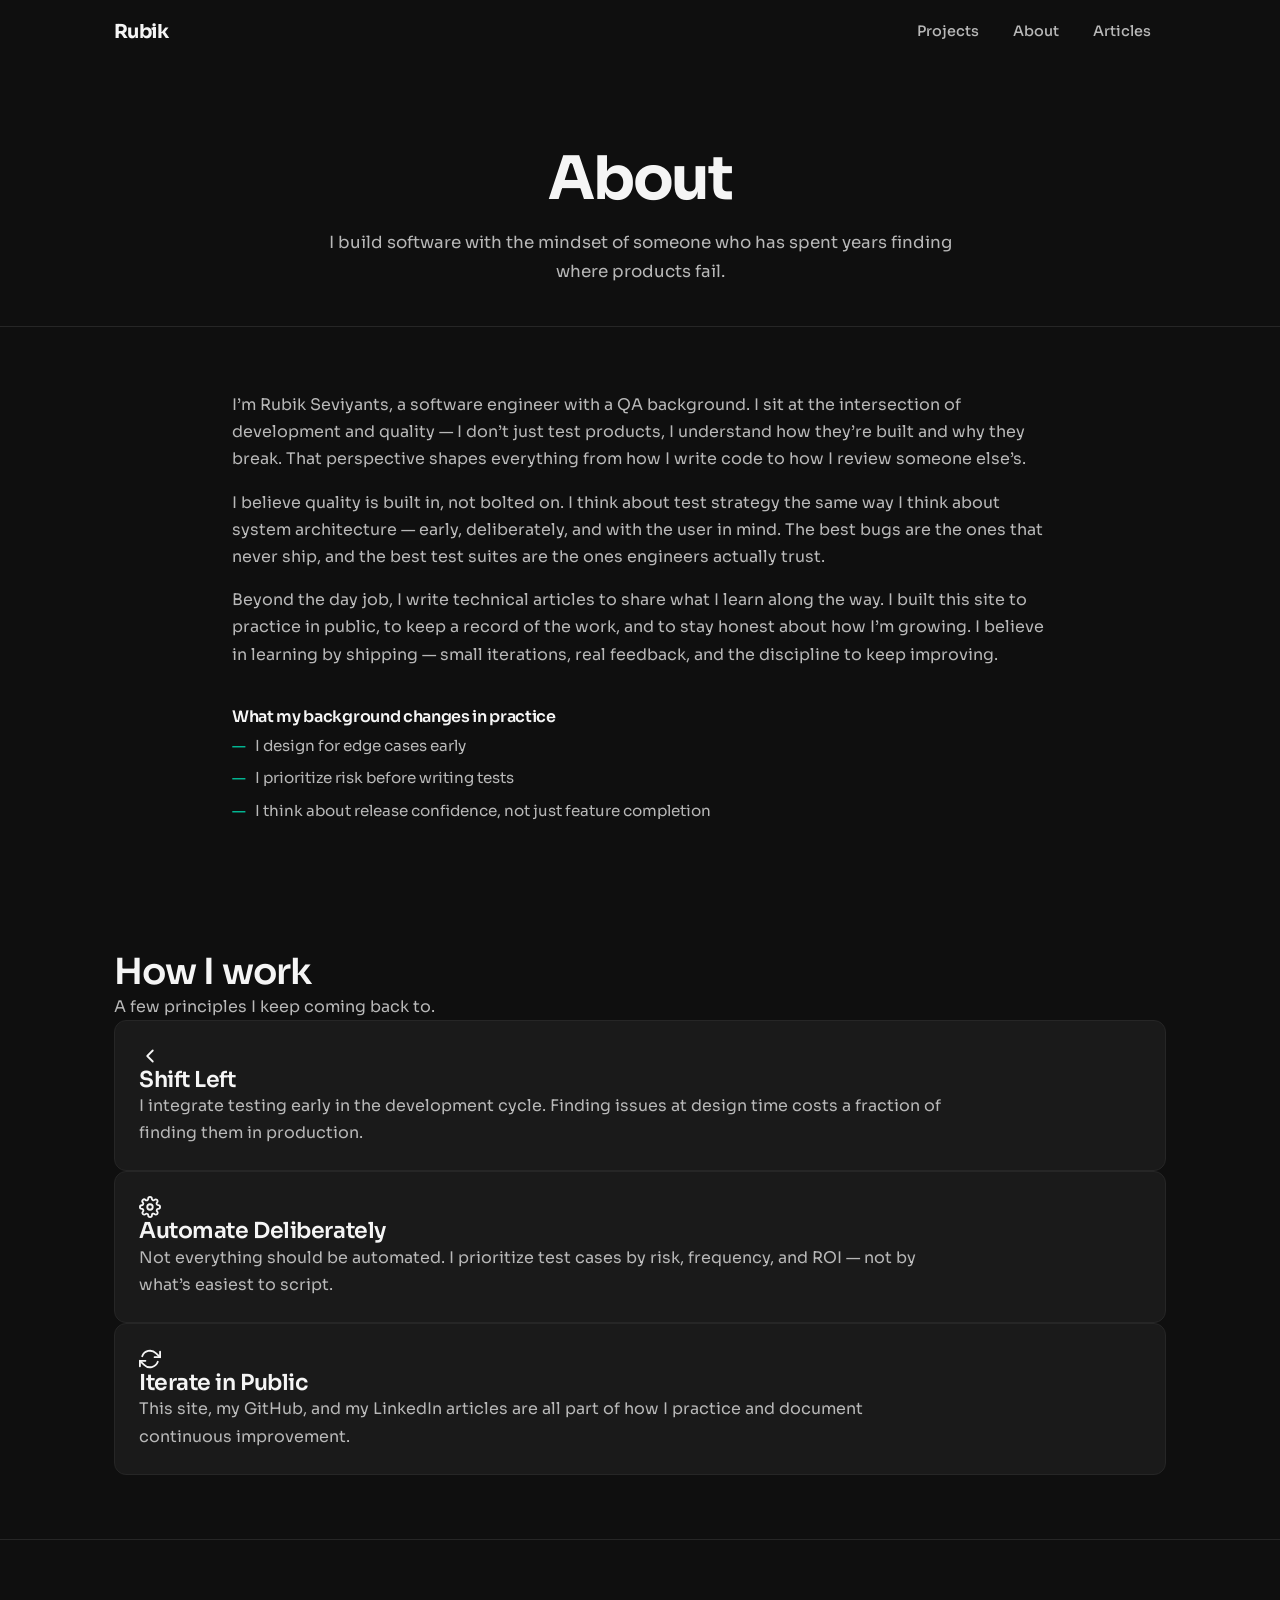
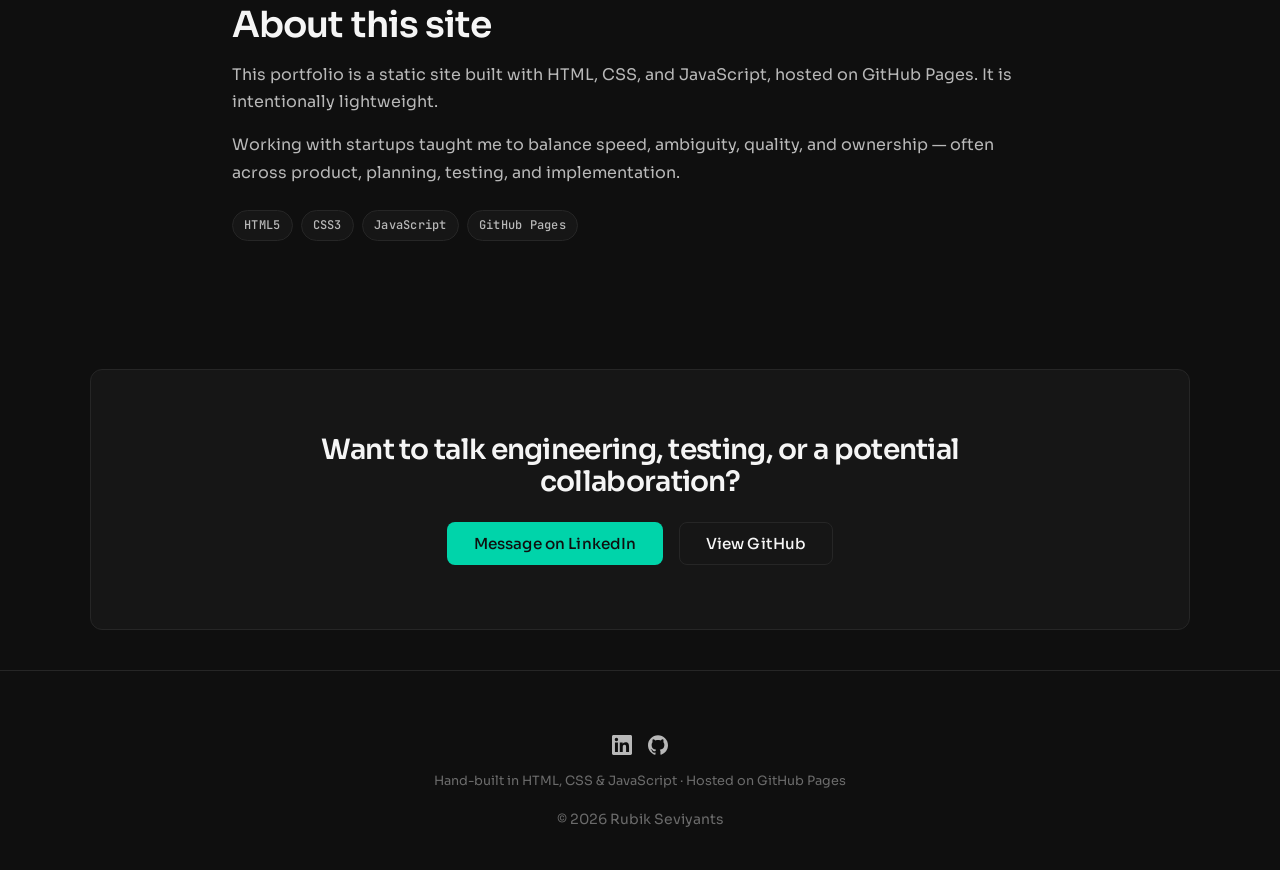
<file: workshop.html>
<!DOCTYPE html>
<html lang="en">
<head>
  <meta charset="UTF-8">
  <meta name="viewport" content="width=device-width, initial-scale=1.0">
  <title>About — Rubik Seviyants</title>
  <meta name="description" content="About Rubik Seviyants — Software Engineer and QA Specialist. Engineering approach, background, and contact.">
  <meta name="keywords" content="rubik seviyants, about, software engineer, qa specialist, test automation, portfolio">
  <meta name="author" content="Rubik Seviyants">
  <link rel="canonical" href="https://www.ru8iks.com/about.html">
  <link rel="icon" href="/favicon.ico" sizes="any">
  <link rel="icon" href="/favicon-32x32.png" type="image/png" sizes="32x32">
  <link rel="icon" href="/favicon-16x16.png" type="image/png" sizes="16x16">
  <link rel="apple-touch-icon" href="/apple-touch-icon.png">
  <link rel="manifest" href="/site.webmanifest">
  <meta property="og:type" content="website">
  <meta property="og:title" content="About — Rubik Seviyants">
  <meta property="og:description" content="About Rubik Seviyants — Software Engineer and QA Specialist. Engineering approach, background, and contact.">
  <meta property="og:url" content="https://www.ru8iks.com/about.html">
  <meta property="og:site_name" content="Rubik Seviyants">
  <meta name="twitter:card" content="summary">
  <meta name="twitter:title" content="About — Rubik Seviyants">
  <meta name="twitter:description" content="About Rubik Seviyants — Software Engineer and QA Specialist. Engineering approach, background, and contact.">
  <link rel="preconnect" href="https://fonts.googleapis.com">
  <link rel="preconnect" href="https://fonts.gstatic.com" crossorigin>
  <link rel="dns-prefetch" href="https://fonts.googleapis.com">
  <link rel="dns-prefetch" href="https://fonts.gstatic.com">
  <link href="https://fonts.googleapis.com/css2?family=Sora:wght@300;400;500;600;700&family=JetBrains+Mono:wght@400;500;600&display=swap" rel="stylesheet">
  <link rel="stylesheet" href="css/style.css">
  <link rel="stylesheet" href="css/nav.css">
  <link rel="stylesheet" href="css/about.css">
  <script async src="https://plausible.io/js/pa-4Ff__DM4iX466qX_lXiHa.js"></script>
  <script>window.plausible=window.plausible||function(){(plausible.q=plausible.q||[]).push(arguments)},plausible.init=plausible.init||function(i){plausible.o=i||{}};plausible.init()</script>
</head>
<body>
  <div id="nav-root"></div>

  <main>

    <!-- PAGE HEADER -->
    <section class="about-header">
      <div class="container">
        <h1>About</h1>
        <p class="subtitle">I build software with the mindset of someone who has spent years finding where products fail.</p>
      </div>
    </section>


    <!-- MY STORY -->
    <section class="about-story section">
      <div class="container">
        <div class="about-story__inner">
          <p>
            I&rsquo;m Rubik Seviyants, a software engineer with a QA background. I sit at the intersection of
            development and quality &mdash; I don&rsquo;t just test products, I understand how they&rsquo;re built
            and why they break. That perspective shapes everything from how I write code to how I review someone
            else&rsquo;s.
          </p>
          <p>
            I believe quality is built in, not bolted on. I think about test strategy the same way I think about
            system architecture &mdash; early, deliberately, and with the user in mind. The best bugs are the ones
            that never ship, and the best test suites are the ones engineers actually trust.
          </p>
          <p>
            Beyond the day job, I write technical articles to share what I learn along the way. I built this site
            to practice in public, to keep a record of the work, and to stay honest about how I&rsquo;m growing.
            I believe in learning by shipping &mdash; small iterations, real feedback, and the discipline to keep
            improving.
          </p>
          <h3 class="about-story__list-heading">What my background changes in practice</h3>
          <ul class="about-story__list" role="list">
            <li>I design for edge cases early</li>
            <li>I prioritize risk before writing tests</li>
            <li>I think about release confidence, not just feature completion</li>
          </ul>
        </div>
      </div>
    </section>


    <!-- HOW I WORK -->
    <section class="how-i-work section">
      <div class="container">
        <header class="how-i-work__header">
          <h2>How I work</h2>
          <p class="how-i-work__lede">A few principles I keep coming back to.</p>
        </header>

        <div class="how-grid">

          <article class="card how-card">
            <span class="how-card__icon" aria-hidden="true">
              <svg xmlns="http://www.w3.org/2000/svg" width="22" height="22" viewBox="0 0 24 24" fill="none" stroke="currentColor" stroke-width="2" stroke-linecap="round" stroke-linejoin="round"><polyline points="15 18 9 12 15 6"></polyline></svg>
            </span>
            <h3 class="how-card__title">Shift Left</h3>
            <p class="how-card__desc">
              I integrate testing early in the development cycle. Finding issues at design time costs a fraction
              of finding them in production.
            </p>
          </article>

          <article class="card how-card">
            <span class="how-card__icon" aria-hidden="true">
              <svg xmlns="http://www.w3.org/2000/svg" width="22" height="22" viewBox="0 0 24 24" fill="none" stroke="currentColor" stroke-width="2" stroke-linecap="round" stroke-linejoin="round"><circle cx="12" cy="12" r="3"></circle><path d="M19.4 15a1.65 1.65 0 0 0 .33 1.82l.06.06a2 2 0 1 1-2.83 2.83l-.06-.06a1.65 1.65 0 0 0-1.82-.33 1.65 1.65 0 0 0-1 1.51V21a2 2 0 0 1-4 0v-.09A1.65 1.65 0 0 0 9 19.4a1.65 1.65 0 0 0-1.82.33l-.06.06a2 2 0 1 1-2.83-2.83l.06-.06a1.65 1.65 0 0 0 .33-1.82 1.65 1.65 0 0 0-1.51-1H3a2 2 0 0 1 0-4h.09A1.65 1.65 0 0 0 4.6 9a1.65 1.65 0 0 0-.33-1.82l-.06-.06a2 2 0 1 1 2.83-2.83l.06.06a1.65 1.65 0 0 0 1.82.33H9a1.65 1.65 0 0 0 1-1.51V3a2 2 0 0 1 4 0v.09a1.65 1.65 0 0 0 1 1.51 1.65 1.65 0 0 0 1.82-.33l.06-.06a2 2 0 1 1 2.83 2.83l-.06.06a1.65 1.65 0 0 0-.33 1.82V9a1.65 1.65 0 0 0 1.51 1H21a2 2 0 0 1 0 4h-.09a1.65 1.65 0 0 0-1.51 1z"></path></svg>
            </span>
            <h3 class="how-card__title">Automate Deliberately</h3>
            <p class="how-card__desc">
              Not everything should be automated. I prioritize test cases by risk, frequency, and ROI &mdash;
              not by what&rsquo;s easiest to script.
            </p>
          </article>

          <article class="card how-card">
            <span class="how-card__icon" aria-hidden="true">
              <svg xmlns="http://www.w3.org/2000/svg" width="22" height="22" viewBox="0 0 24 24" fill="none" stroke="currentColor" stroke-width="2" stroke-linecap="round" stroke-linejoin="round"><polyline points="23 4 23 10 17 10"></polyline><polyline points="1 20 1 14 7 14"></polyline><path d="M3.51 9a9 9 0 0 1 14.85-3.36L23 10M1 14l4.64 4.36A9 9 0 0 0 20.49 15"></path></svg>
            </span>
            <h3 class="how-card__title">Iterate in Public</h3>
            <p class="how-card__desc">
              This site, my GitHub, and my LinkedIn articles are all part of how I practice and document
              continuous improvement.
            </p>
          </article>

        </div>
      </div>
    </section>


    <!-- THIS SITE -->
    <section class="this-site section">
      <div class="container">
        <div class="this-site__inner">
          <h2>About this site</h2>
          <p>
            This portfolio is a static site built with HTML, CSS, and JavaScript, hosted on GitHub Pages.
            It is intentionally lightweight.
          </p>
          <p>
            Working with startups taught me to balance speed, ambiguity, quality, and ownership &mdash; often
            across product, planning, testing, and implementation.
          </p>
          <div class="this-site__tags">
            <span class="tag">HTML5</span>
            <span class="tag">CSS3</span>
            <span class="tag">JavaScript</span>
            <span class="tag">GitHub Pages</span>
          </div>
        </div>
      </div>
    </section>


    <!-- CONNECT -->
    <section class="connect-cta">
      <div class="container connect-inner">
        <h2 class="connect-title">Want to talk engineering, testing, or a potential collaboration?</h2>
        <div class="connect-actions">
          <a href="https://www.linkedin.com/in/ru8ik/" target="_blank" rel="noopener noreferrer" class="btn-primary">Message on LinkedIn</a>
          <a href="https://github.com/ru8ik" target="_blank" rel="noopener noreferrer" class="btn-secondary">View GitHub</a>
        </div>
      </div>
    </section>

  </main>

  <div id="footer-root"></div>
  <div id="back-to-top-root"></div>

  <script src="js/components.js" defer></script>
</body>
</html>
</file>
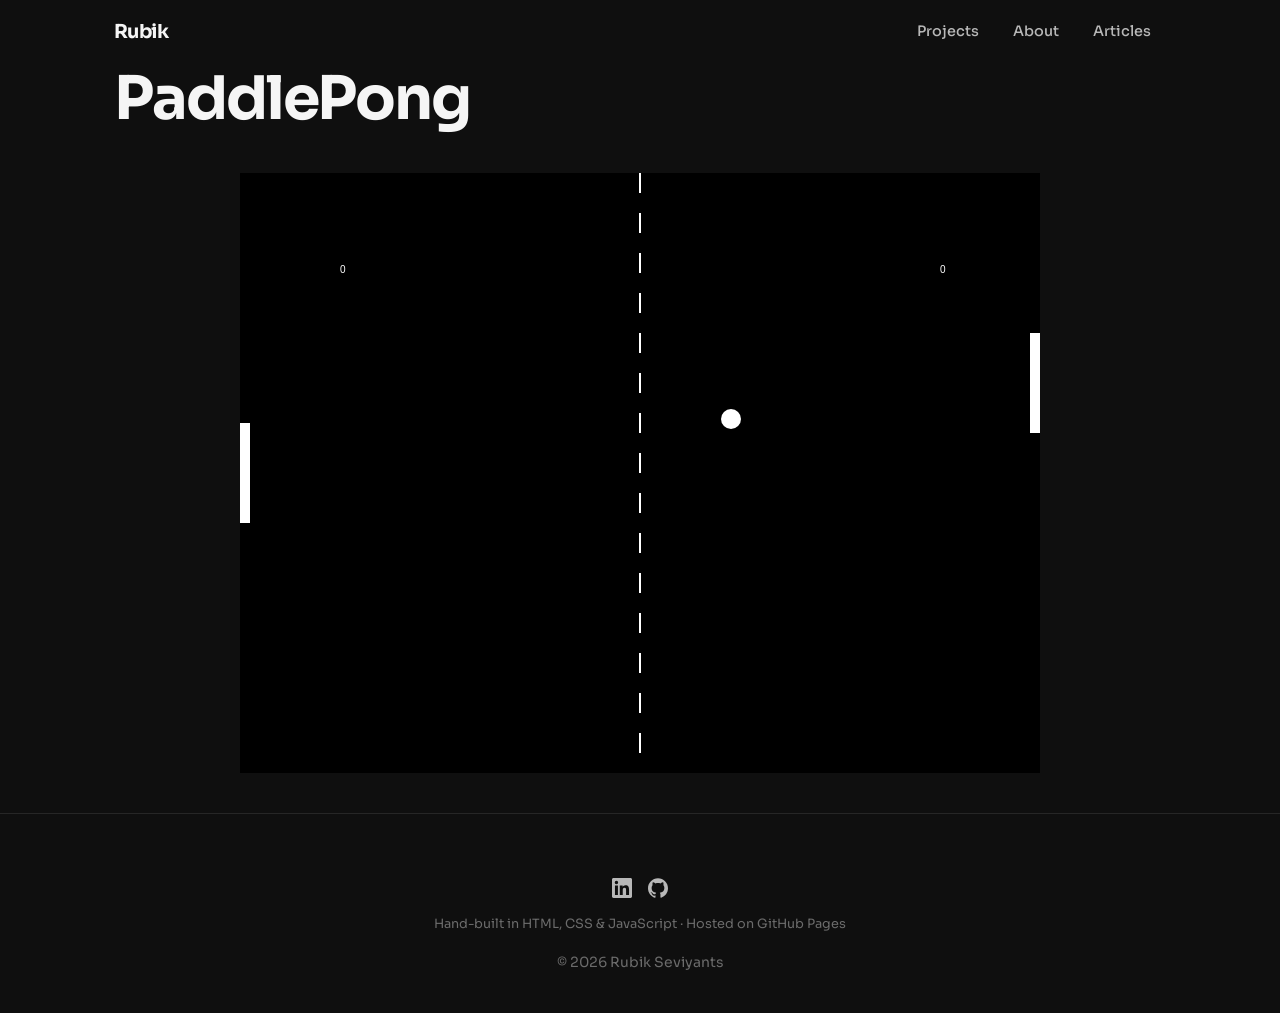
<file: games/game.html>
<!DOCTYPE html>
<html lang="en">
<head>
  <meta charset="UTF-8">
  <meta name="viewport" content="width=device-width, initial-scale=1.0">
  <title>PaddlePong — Rubik Seviyants</title>
  <meta name="description" content="PaddlePong — a browser pong game with mouse control and AI opponent, built with HTML5 Canvas by Rubik Seviyants.">
  <meta name="author" content="Rubik Seviyants">
  <link rel="canonical" href="https://www.ru8iks.com/games/game.html">
  <link rel="icon" href="/favicon.ico" sizes="any">
  <link rel="icon" href="/favicon-32x32.png" type="image/png" sizes="32x32">
  <link rel="icon" href="/favicon-16x16.png" type="image/png" sizes="16x16">
  <link rel="apple-touch-icon" href="/apple-touch-icon.png">
  <link rel="manifest" href="/site.webmanifest">
  <meta property="og:type" content="website">
  <meta property="og:title" content="PaddlePong — Rubik Seviyants">
  <meta property="og:description" content="PaddlePong — a browser pong game with mouse control and AI opponent, built with HTML5 Canvas by Rubik Seviyants.">
  <meta property="og:url" content="https://www.ru8iks.com/games/game.html">
  <meta property="og:site_name" content="Rubik Seviyants">
  <meta name="twitter:card" content="summary">
  <meta name="twitter:title" content="PaddlePong — Rubik Seviyants">
  <meta name="twitter:description" content="PaddlePong — a browser pong game with mouse control and AI opponent, built with HTML5 Canvas by Rubik Seviyants.">
  <link rel="preconnect" href="https://fonts.googleapis.com">
  <link rel="preconnect" href="https://fonts.gstatic.com" crossorigin>
  <link rel="dns-prefetch" href="https://fonts.googleapis.com">
  <link rel="dns-prefetch" href="https://fonts.gstatic.com">
  <link href="https://fonts.googleapis.com/css2?family=Sora:wght@300;400;500;600;700&family=JetBrains+Mono:wght@400;500;600&display=swap" rel="stylesheet">
  <link rel="stylesheet" href="../css/style.css">
  <link rel="stylesheet" href="../css/nav.css">
  <link rel="stylesheet" href="../css/games.css">
  <script async src="https://plausible.io/js/pa-4Ff__DM4iX466qX_lXiHa.js"></script>
  <script>window.plausible=window.plausible||function(){(plausible.q=plausible.q||[]).push(arguments)},plausible.init=plausible.init||function(i){plausible.o=i||{}};plausible.init()</script>
</head>
<body>
  <div id="nav-root"></div>

  <div class="container">
    <header>
      <h1>PaddlePong</h1>
    </header>
    <main>
      <div class="game-wrapper">
        <canvas id="gameCanvas" width="800" height="600"></canvas>
      </div>
    </main>
  </div>

  <div id="footer-root"></div>

  <script>

        var canvas;
        var canvasContext;
        var ballX = 50;
        var ballY = 50;
        var ballSpeedX = 9;
        var ballSpeedY = 4;

        var player1Score =0;
        var player2Score =0;
        const WINNING_SCORE = 3;

        var showingWinScreen = false;

        var paddle1Y = 250;
        var paddle2Y = 250;
        const PADDLE_HEIGHT = 100;
        const PADDLE_THICKNESS = 10;

        function calculateMousePos(evt){
            var rect = canvas.getBoundingClientRect();
            var root = document.documentElement;
            var mouseX = evt.clientX - rect.left - root.scrollLeft;
            var mouseY = evt.clientY - rect.top - root.scrollTop;
            return {
                x:mouseX,
                y:mouseY

            };
        }

        function handleMouseClick(evt){
            if (showingWinScreen){
                player1Score = 0;
                player2Score = 0;
                showingWinScreen = false;
            }
        }
        window.onload = function(){
            canvas = document.getElementById('gameCanvas');
            canvasContext = canvas.getContext('2d');
     /* first 2 numbers are location, last 2 numbers are size */
            /* the location starts on the top-left corner */
            var framesPerSecond = 40;
            setInterval(function(){
                                   moveEverything();
                                   drawEverything();
                                   }
            , 1000/framesPerSecond);

            canvas.addEventListener('mousedown',handleMouseClick);

            canvas.addEventListener('mousemove', function(evt){
                                                  var mousePos = calculateMousePos(evt);
                                                  paddle1Y = mousePos.y-(PADDLE_HEIGHT/2);
            });
        }




        function ballReset(){
            if (player1Score >= WINNING_SCORE || player2Score >= WINNING_SCORE){
                //player1Score = 0;
                //player2Score = 0;
                showingWinScreen = true;
            }

            ballSpeedX = -ballSpeedX;
            ballX = canvas.width/2;
            ballY = canvas.height/2;
        }

        function computerMovement(){
            var paddle2YCenter = paddle2Y + (PADDLE_HEIGHT/2);
             if (paddle2YCenter < ballY - 35){
                 paddle2Y += 6;
             }else if (paddle2YCenter > ballY + 35){
                 paddle2Y -= 6;
             }
        }


    function moveEverything(){
        if(showingWinScreen){
            return;
        }
        computerMovement();
        ballX += ballSpeedX;
        ballY += ballSpeedY;

        //ball hit left wall
          if( ballX < 0 ){
              if(ballY > paddle1Y &&
                 ballY < paddle1Y + PADDLE_HEIGHT){
                 ballSpeedX = -ballSpeedX;
                 // Ball control — the further from the center of the paddle, the steeper the angle
                var deltaY = ballY - (paddle1Y+PADDLE_HEIGHT/2);
                  // adjust the Y speed of the ball depending on deltaY
                  ballSpeedY = deltaY * 0.35;


              }else{
                  player2Score += 1; // must be BEFORE ballReset()
                  ballReset();

              }
        }

        // ball hit right wall
        if( ballX > canvas.width ){
                 if(ballY > paddle2Y &&
                 ballY < paddle2Y + PADDLE_HEIGHT){
                 ballSpeedX = -ballSpeedX;
                      // Ball control — the further from the center of the paddle, the steeper the angle
                var deltaY = ballY - (paddle2Y+PADDLE_HEIGHT/2);
                  // adjust the Y speed of the ball depending on deltaY
                  ballSpeedY = deltaY * 0.35;
              }else{
                  player1Score += 1; // must be BEFORE ballReset()
                  ballReset();

              }
        }

        //for Y axis
             if( ballY < 0 ){
            ballSpeedY = -ballSpeedY;
        }

        if( ballY > canvas.height ){
            ballSpeedY = -ballSpeedY;
        }
    }


    function drawNet(){
        for (var i=0; i<canvas.height; i+=40){
        colorRect(canvas.width/2-1,i,2,20, 'white');
        }
    }


    function drawEverything(){

        //console.log(ballX);
        //next line blanks out the screen with black
        colorRect(0, 0, canvas.width, canvas.height, 'black');

         if(showingWinScreen){
             canvasContext.fillStyle = 'white';
                 if (player1Score >= WINNING_SCORE){
                     canvasContext.fillText("You win! Click to play again", 400, 400, );
              }else if (player2Score >= WINNING_SCORE){
                     canvasContext.fillText("Computer wins! Click to play again", 400, 400, );
              }
            canvasContext.fillStyle = 'white';
            canvasContext.fillText("Click anywhere to play again", 400, 500, );
            return;
        }

        drawNet();

        //this is LEFT player paddle
        colorRect(0, paddle1Y, PADDLE_THICKNESS, PADDLE_HEIGHT, 'white');


        //this is RIGHT PC player paddle
        colorRect(canvas.width - PADDLE_THICKNESS, paddle2Y, PADDLE_THICKNESS, PADDLE_HEIGHT, 'white');


        //this draws the ball
        colorCircle(ballX, ballY, 10, 'white');

        //Score print
        canvasContext.fillText(player1Score, 100, 100, );
        canvasContext.fillText(player2Score, canvas.width-100, 100 );



    }


    function colorCircle(centerX, CenterY, radius, drawColor){
       canvasContext.fillStyle = drawColor;
       canvasContext.beginPath();
       canvasContext.arc(centerX, CenterY, radius, 0, Math.PI*2, true);
       canvasContext.fill();
    }


    function colorRect(leftX, topY, width, height, drawColor){
        canvasContext.fillStyle = drawColor;
        canvasContext.fillRect(leftX, topY, width, height);
    }

    </script>

  <script src="../js/components.js" defer></script>
</body>
</html>
</file>
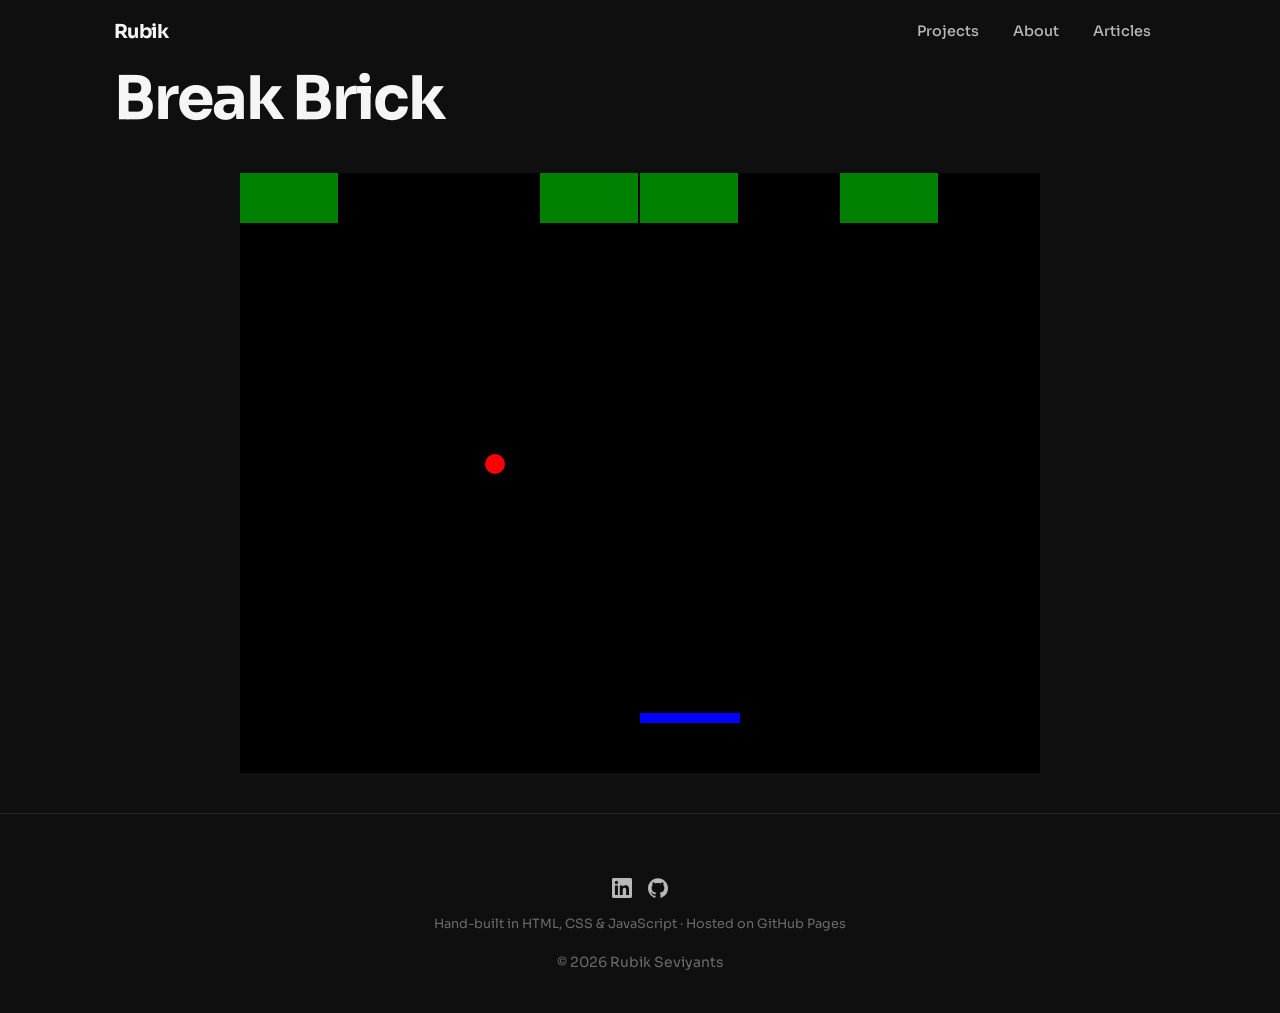
<file: games/game2.html>
<!DOCTYPE html>
<html lang="en">
<head>
  <meta charset="UTF-8">
  <meta name="viewport" content="width=device-width, initial-scale=1.0">
  <title>Break Brick — Rubik Seviyants</title>
  <meta name="description" content="Break Brick — a browser breakout-style game built with HTML5 Canvas and JavaScript by Rubik Seviyants.">
  <meta name="author" content="Rubik Seviyants">
  <link rel="canonical" href="https://www.ru8iks.com/games/game2.html">
  <link rel="icon" href="/favicon.ico" sizes="any">
  <link rel="icon" href="/favicon-32x32.png" type="image/png" sizes="32x32">
  <link rel="icon" href="/favicon-16x16.png" type="image/png" sizes="16x16">
  <link rel="apple-touch-icon" href="/apple-touch-icon.png">
  <link rel="manifest" href="/site.webmanifest">
  <meta property="og:type" content="website">
  <meta property="og:title" content="Break Brick — Rubik Seviyants">
  <meta property="og:description" content="Break Brick — a browser breakout-style game built with HTML5 Canvas and JavaScript by Rubik Seviyants.">
  <meta property="og:url" content="https://www.ru8iks.com/games/game2.html">
  <meta property="og:site_name" content="Rubik Seviyants">
  <meta name="twitter:card" content="summary">
  <meta name="twitter:title" content="Break Brick — Rubik Seviyants">
  <meta name="twitter:description" content="Break Brick — a browser breakout-style game built with HTML5 Canvas and JavaScript by Rubik Seviyants.">
  <link rel="preconnect" href="https://fonts.googleapis.com">
  <link rel="preconnect" href="https://fonts.gstatic.com" crossorigin>
  <link rel="dns-prefetch" href="https://fonts.googleapis.com">
  <link rel="dns-prefetch" href="https://fonts.gstatic.com">
  <link href="https://fonts.googleapis.com/css2?family=Sora:wght@300;400;500;600;700&family=JetBrains+Mono:wght@400;500;600&display=swap" rel="stylesheet">
  <link rel="stylesheet" href="../css/style.css">
  <link rel="stylesheet" href="../css/nav.css">
  <link rel="stylesheet" href="../css/games.css">
  <script async src="https://plausible.io/js/pa-4Ff__DM4iX466qX_lXiHa.js"></script>
  <script>window.plausible=window.plausible||function(){(plausible.q=plausible.q||[]).push(arguments)},plausible.init=plausible.init||function(i){plausible.o=i||{}};plausible.init()</script>
</head>
<body>
  <div id="nav-root"></div>

  <div class="container">
    <header>
      <h1>Break Brick</h1>
    </header>
    <main>
      <div class="game-wrapper">
        <canvas id="gameCanvas" width="800" height="600"></canvas>
      </div>
    </main>
  </div>

  <div id="footer-root"></div>

<script>
    var ballX = 75;
    var ballY = 75;
    var ballSpeedX = 5;
    //ballSpeedY if increased causes a bug on the paddle (after 1 miss the paddle becomes "transparent")
    var ballSpeedY = 6;

    const BRICK_W = 100;
    const BRICK_H = 50;
    const BRICK_COUNT = 8;
    var brickGrid = new Array(BRICK_COUNT);

    const PADDLE_WIDTH = 100;
    const PADDLE_THICKNESS = 10;
    const PADDLE_DIST_FROM_EDGE =60;
    var paddleX = 400;

    var canvas;
    var canvasContext;

    var mouseX = 0;
    var mouseY = 0;

    function updateMousePos(evt){
        //get the position on the page of our canvas
        var rect = canvas.getBoundingClientRect();
        var root = document.documentElement;

        // (evt) belongs to the addEventListener that takes the mouse horizontal position from the client
         mouseX = evt.clientX - rect.left - root.scrollLeft;
         mouseY = evt.clientY - rect.top - root.scrollTop;

        //center the paddle on the mouse position
        paddleX = mouseX-PADDLE_WIDTH/2;
    }


    function brickReset(){
     for(var i=0; i<BRICK_COUNT; i++){
       if(Math.random() <0.5){
        brickGrid[i] = true;
        }else{
            brickGrid[i] =false;
  }// endof else (random check)
 }//end of FOR each brick
}//end of brickReset function

    window.onload = function() {
        canvas = document.getElementById('gameCanvas');
        canvasContext = canvas.getContext('2d');

        var framesPerSecond = 30;
        //the refresh rate of function updateAll() will be 1000 milliseconds / 30 = 33.3 frames per second
        setInterval(updateAll, 1000/framesPerSecond);

        canvas.addEventListener('mousemove', updateMousePos);

        brickReset();

    }



    function updateAll(){
        moveAll();
        drawAll();
    }

    function ballReset(){
        ballX = canvas.width/2;
        ballY = canvas.height/2;

    }

    function moveAll(){

        //console.log(ballX);
        ballX  += ballSpeedX;
        //console.log(ballY);
        ballY  += ballSpeedY;

        //for ballX
        if(ballX < 0){ //Left
            ballSpeedX *= -1;
        }

        if(ballX > canvas.width){ //Right
            //multiply the speed by -1 to change the direction of the ball
            ballSpeedX *= -1;
        }

        //for ballY
        if(ballY < 0){ //Top edge
            ballSpeedY *= -1;
        }

        if(ballY > canvas.height){ //Bottom
            //multiply the speed by -1 to change the direction of the ball
            ballReset();
        }

        var paddleTopEdgeY = canvas.height - PADDLE_DIST_FROM_EDGE;
        var paddleBottomEdgeY = paddleTopEdgeY + PADDLE_THICKNESS;
        var paddleLeftEdgeX = paddleX;
        var paddleRightEdgeX = paddleLeftEdgeX + PADDLE_WIDTH;
        if (ballY > paddleTopEdgeY && // Below the top of paddle
            ballY < paddleBottomEdgeY && // Above bottom of the paddle
            ballX > paddleLeftEdgeX && // Right of the left side of paddle
            ballX < paddleRightEdgeX){ // Left of the right side of paddle
        //negative send the ball UP
            ballSpeedY *= -1;

            var centerOfPaddleX = paddleX + PADDLE_WIDTH/2;
            var ballDistFromPaddleCenterX = ballX - centerOfPaddleX;

            ballSpeedX = ballDistFromPaddleCenterX * 0.35;
        }
    }




    function drawBricks(){
        for(var i = 0; i<BRICK_COUNT; i++){
            if(brickGrid[i]){
                colorRect(BRICK_W*i,0, BRICK_W - 2,BRICK_H, 'green'  )
            }//end of is this brick here
        }//end of FOR each brick
    }// end of drawBricks function



    function drawAll(){
        //fill the canvas each frame so the ball appears to move instead of being drawn repeatedly
        colorRect(0, 0, canvas.width, canvas.height, 'black');

        //ball variable movement — draw ball
        colorCircle(ballX,ballY, 10,  'red');

        //paddle
        colorRect(paddleX, canvas.height-PADDLE_DIST_FROM_EDGE,
                  PADDLE_WIDTH,PADDLE_THICKNESS,  'blue');

        drawBricks();

    }


    function colorRect(topLeftX,topLeftY, boxWidth,boxHeight, fillColor ){
        //fill the canvas each frame so the ball appears to move instead of being drawn repeatedly
        canvasContext.fillStyle = fillColor;
        canvasContext.fillRect(topLeftX,topLeftY,  boxWidth,boxHeight);
    }


    function colorCircle(centerX,centerY, radius,  fillColor){
        canvasContext.fillStyle = fillColor;
        canvasContext.beginPath();
        canvasContext.arc(centerX,centerY, 10, 0,Math.PI*2, true);
        canvasContext.fill();
    }


    function colorText(showWords, textX,textY, fillColor){
        canvasContext.fillStyle = fillColor;
        canvasContext.fillText(showWords, textX,textY);
    }


</script>

  <script src="../js/components.js" defer></script>
</body>
</html>
</file>
<file: css/style.css>
/* =============================================================
   PORTFOLIO — DESIGN SYSTEM
   Foundation styles. Page-specific components live in later phases.
   ============================================================= */

/* -------------------------------------------------------------
   GOOGLE FONTS — paste this block into the <head> of every HTML
   page (replaces the previous Roboto link):

   <link rel="preconnect" href="https://fonts.googleapis.com">
   <link rel="preconnect" href="https://fonts.gstatic.com" crossorigin>
   <link href="https://fonts.googleapis.com/css2?family=Sora:wght@300;400;500;600;700&family=JetBrains+Mono:wght@400;500;600&display=swap" rel="stylesheet">
   ------------------------------------------------------------- */


/* =============================================================
   1. DESIGN TOKENS
   ============================================================= */
:root {
    /* — Color: surfaces — */
    --bg-primary:    #0f0f0f;   /* page background */
    --bg-secondary:  #161616;   /* nav, subtle wells */
    --bg-card:       #1a1a1a;   /* cards, panels */

    /* — Color: text — */
    --text-primary:   #f5f5f5;
    --text-secondary: #b8b8b8;
    --text-muted:     #6b6b6b;

    /* — Color: accent (electric teal) — */
    --accent:       #00d4aa;
    --accent-hover: #1bf0c4;
    --accent-soft:  rgba(0, 212, 170, 0.12);

    /* — Color: lines — */
    --border:       #262626;
    --border-hover: #3a3a3a;

    /* — Typography — */
    --font-display: 'Sora', system-ui, -apple-system, BlinkMacSystemFont, sans-serif;
    --font-body:    'Sora', system-ui, -apple-system, BlinkMacSystemFont, sans-serif;
    --font-mono:    'JetBrains Mono', ui-monospace, 'SF Mono', Menlo, Consolas, monospace;

    /* — Spacing scale (4px base) — */
    --space-xs:  0.25rem;   /*  4px */
    --space-sm:  0.5rem;    /*  8px */
    --space-md:  1rem;      /* 16px */
    --space-lg:  1.5rem;    /* 24px */
    --space-xl:  2.5rem;    /* 40px */
    --space-2xl: 4rem;      /* 64px */

    /* — Radius — */
    --radius-sm: 4px;
    --radius-md: 8px;
    --radius-lg: 12px;

    /* — Motion — */
    --transition-fast: 150ms cubic-bezier(0.4, 0, 0.2, 1);
    --transition-base: 250ms cubic-bezier(0.4, 0, 0.2, 1);
}


/* =============================================================
   2. RESET (modern, minimal)
   ============================================================= */
*,
*::before,
*::after {
    box-sizing: border-box;
}

* {
    margin: 0;
    padding: 0;
}

html {
    -webkit-text-size-adjust: 100%;
    text-size-adjust: 100%;
    -moz-tab-size: 4;
    tab-size: 4;
    scroll-behavior: smooth;
}

html,
body {
    min-height: 100%;
}

body {
    line-height: 1.6;
    -webkit-font-smoothing: antialiased;
    -moz-osx-font-smoothing: grayscale;
    text-rendering: optimizeLegibility;
}

img,
picture,
video,
canvas,
svg {
    display: block;
    max-width: 100%;
    height: auto;
}

input,
button,
textarea,
select {
    font: inherit;
    color: inherit;
}

button {
    background: none;
    border: none;
    cursor: pointer;
}

ul,
ol {
    list-style: none;
}

p,
h1,
h2,
h3,
h4,
h5,
h6 {
    overflow-wrap: break-word;
}


/* =============================================================
   3. BASE TYPOGRAPHY
   ============================================================= */
body {
    font-family: var(--font-body);
    font-weight: 400;
    font-size: 16px;
    color: var(--text-primary);
    background-color: var(--bg-primary);
    animation: page-fade-in 0.6s ease-out both;
}

@keyframes page-fade-in {
    from { opacity: 0; transform: translateY(4px); }
    to   { opacity: 1; transform: translateY(0); }
}

h1, h2, h3, h4 {
    font-family: var(--font-display);
    font-weight: 600;
    line-height: 1.15;
    letter-spacing: -0.02em;
    color: var(--text-primary);
}

h1 {
    font-size: clamp(2.25rem, 5vw, 3.75rem);
    font-weight: 700;
    letter-spacing: -0.035em;
}

h2 {
    font-size: clamp(1.75rem, 3vw, 2.25rem);
    letter-spacing: -0.025em;
}

h3 {
    font-size: 1.375rem;
    font-weight: 600;
}

h4 {
    font-size: 1.125rem;
    font-weight: 500;
}

p {
    color: var(--text-secondary);
    line-height: 1.7;
    max-width: 68ch;
}

a {
    color: var(--accent);
    text-decoration: none;
    transition: color var(--transition-fast);
}

a:hover {
    color: var(--accent-hover);
}

a:focus-visible,
button:focus-visible {
    outline: 2px solid var(--accent);
    outline-offset: 3px;
    border-radius: var(--radius-sm);
}

code {
    font-family: var(--font-mono);
    font-size: 0.875em;
    background-color: var(--bg-secondary);
    color: var(--accent);
    padding: 0.15em 0.4em;
    border-radius: var(--radius-sm);
    border: 1px solid var(--border);
}

strong {
    color: var(--text-primary);
    font-weight: 600;
}

::selection {
    background-color: var(--accent);
    color: var(--bg-primary);
}

::-webkit-scrollbar {
    width: 10px;
    height: 10px;
}

::-webkit-scrollbar-track {
    background: var(--bg-primary);
}

::-webkit-scrollbar-thumb {
    background: var(--border-hover);
    border-radius: var(--radius-sm);
}

::-webkit-scrollbar-thumb:hover {
    background: var(--text-muted);
}


/* =============================================================
   4. UTILITY CLASSES
   ============================================================= */

/* — Layout — */
.container {
    width: 100%;
    max-width: 1100px;
    margin-inline: auto;
    padding-inline: var(--space-lg);
}

.section {
    padding-block: var(--space-2xl);
}

/* — Accessibility — */
.sr-only {
    position: absolute;
    width: 1px;
    height: 1px;
    padding: 0;
    margin: -1px;
    overflow: hidden;
    clip: rect(0, 0, 0, 0);
    white-space: nowrap;
    border: 0;
}

/* — Buttons — */
.btn-primary,
.btn-secondary {
    display: inline-flex;
    align-items: center;
    justify-content: center;
    gap: var(--space-sm);
    padding: 0.8rem 1.6rem;
    border-radius: var(--radius-md);
    font-family: var(--font-body);
    font-weight: 500;
    font-size: 0.95rem;
    letter-spacing: 0.01em;
    line-height: 1;
    cursor: pointer;
    text-decoration: none;
    white-space: nowrap;
    border: 1px solid transparent;
    transition:
        background-color var(--transition-base),
        color var(--transition-base),
        border-color var(--transition-base),
        transform var(--transition-base),
        box-shadow var(--transition-base);
}

.btn-primary {
    background-color: var(--accent);
    color: var(--bg-primary);
}

.btn-primary:hover {
    background-color: var(--accent-hover);
    color: var(--bg-primary);
    transform: translateY(-2px);
    box-shadow: 0 10px 28px -10px var(--accent);
}

.btn-primary:active {
    transform: translateY(0);
}

.btn-secondary {
    background-color: transparent;
    color: var(--text-primary);
    border-color: var(--border);
}

.btn-secondary:hover {
    color: var(--accent);
    border-color: var(--accent);
    transform: translateY(-2px);
    background-color: var(--accent-soft);
}

.btn-secondary:active {
    transform: translateY(0);
}

/* — Tag (tech stack pill) — */
.tag {
    display: inline-flex;
    align-items: center;
    gap: var(--space-xs);
    padding: 0.3rem 0.7rem;
    background-color: var(--bg-secondary);
    border: 1px solid var(--border);
    border-radius: 999px;
    font-family: var(--font-mono);
    font-size: 0.75rem;
    font-weight: 500;
    color: var(--text-secondary);
    letter-spacing: 0.02em;
    transition:
        color var(--transition-fast),
        border-color var(--transition-fast),
        background-color var(--transition-fast);
}

.tag:hover {
    color: var(--accent);
    border-color: var(--accent);
    background-color: var(--accent-soft);
}

/* — Card — */
.card {
    background-color: var(--bg-card);
    border: 1px solid var(--border);
    border-radius: var(--radius-lg);
    padding: var(--space-lg);
    transition:
        transform var(--transition-base),
        border-color var(--transition-base),
        box-shadow var(--transition-base);
}

.card:hover {
    transform: translateY(-4px);
    border-color: var(--border-hover);
    box-shadow: 0 16px 40px -20px rgba(0, 0, 0, 0.7);
}

/* — Badge (status indicators) — */
.badge {
    display: inline-flex;
    align-items: center;
    gap: 0.4rem;
    padding: 0.25rem 0.65rem;
    border-radius: var(--radius-sm);
    font-family: var(--font-mono);
    font-size: 0.7rem;
    font-weight: 500;
    letter-spacing: 0.06em;
    text-transform: uppercase;
    background-color: var(--bg-secondary);
    color: var(--text-secondary);
    border: 1px solid var(--border);
    line-height: 1;
}

.badge--live {
    color: var(--accent);
    border-color: rgba(0, 212, 170, 0.4);
    background-color: var(--accent-soft);
}

.badge--live::before {
    content: '';
    width: 6px;
    height: 6px;
    border-radius: 50%;
    background-color: var(--accent);
    box-shadow: 0 0 8px var(--accent);
}

.badge--progress {
    color: #f5a623;
    border-color: rgba(245, 166, 35, 0.4);
    background-color: rgba(245, 166, 35, 0.08);
}

.badge--year {
    color: var(--text-muted);
}


/* =============================================================
   5. RESPONSIVE — GLOBAL
   ============================================================= */

/* Tablet (641–1024px): tighten container padding */
@media (max-width: 1024px) {
  .container {
    padding-inline: var(--space-lg);
  }
}

/* Mobile (≤640px) */
@media (max-width: 640px) {
  .container {
    padding-inline: var(--space-md); /* 16px */
  }

  /* h1 uses clamp(2.25rem, 5vw, 3.75rem) — the vw value already
     scales the heading down ~20–40% at narrow viewports. */
  h1 {
    letter-spacing: -0.03em;
  }

  /* Buttons go full-width so they're easy to tap */
  .btn-primary,
  .btn-secondary {
    width: 100%;
    justify-content: center;
  }
}


/* =============================================================
   6. MOTION PREFERENCES
   ============================================================= */
@media (prefers-reduced-motion: reduce) {
    html {
        scroll-behavior: auto;
    }

    *,
    *::before,
    *::after {
        animation-duration: 0.01ms !important;
        animation-iteration-count: 1 !important;
        transition-duration: 0.01ms !important;
    }
}
</file>
<file: css/nav.css>
/* =============================================================
   SHARED NAVIGATION & FOOTER — nav.css
   Loaded on every page. Uses design tokens from style.css :root.
   ============================================================= */

/* --- Fixed nav body offset --- */
body.has-nav {
  padding-top: 64px;
}


/* =============================================================
   SITE HEADER
   ============================================================= */
.site-header {
  position: fixed;
  top: 0;
  left: 0;
  right: 0;
  z-index: 200;
  transition:
    background-color var(--transition-base),
    border-color var(--transition-base);
  border-bottom: 1px solid transparent;
}

.site-header.scrolled {
  background-color: rgba(22, 22, 22, 0.92);
  backdrop-filter: saturate(180%) blur(14px);
  -webkit-backdrop-filter: saturate(180%) blur(14px);
  border-bottom-color: var(--border);
}

.nav-inner {
  display: flex;
  align-items: center;
  justify-content: space-between;
  height: 64px;
}

/* --- Brand / Logo --- */
.nav-brand {
  font-family: var(--font-display);
  font-size: 1.2rem;
  font-weight: 700;
  letter-spacing: -0.03em;
  color: var(--text-primary);
  text-decoration: none;
  flex-shrink: 0;
  transition: color var(--transition-fast);
}

.nav-brand:hover {
  color: var(--accent);
}

/* --- Nav links list --- */
.nav-menu {
  display: flex;
  align-items: center;
  gap: var(--space-xs);
  list-style: none;
  margin: 0;
  padding: 0;
}

.nav-link {
  display: inline-flex;
  align-items: center;
  padding: 0.5rem 0.875rem;
  border-radius: var(--radius-md);
  font-size: 0.9rem;
  font-weight: 500;
  color: var(--text-secondary);
  text-decoration: none;
  border: 1px solid transparent;
  transition:
    color var(--transition-fast),
    background-color var(--transition-fast),
    border-color var(--transition-fast);
}

.nav-link:hover,
.nav-link[aria-current="page"] {
  color: var(--text-primary);
  background-color: var(--bg-card);
  border-color: var(--border);
}

.nav-link:focus-visible {
  outline: 2px solid var(--accent);
  outline-offset: 3px;
}

/* --- Hamburger toggle (hidden on desktop) --- */
.nav-toggle {
  display: none;
  flex-direction: column;
  justify-content: center;
  align-items: center;
  gap: 5px;
  width: 40px;
  height: 40px;
  padding: 8px;
  background: none;
  border: 1px solid var(--border);
  border-radius: var(--radius-md);
  cursor: pointer;
  flex-shrink: 0;
  transition: border-color var(--transition-fast);
}

.nav-toggle:hover {
  border-color: var(--border-hover);
}

.nav-toggle .bar {
  display: block;
  width: 18px;
  height: 2px;
  background-color: var(--text-secondary);
  border-radius: 2px;
  pointer-events: none;
  transition:
    transform var(--transition-base),
    opacity var(--transition-fast);
}

.nav-toggle[aria-expanded="true"] .bar:nth-child(1) { transform: translateY(7px) rotate(45deg); }
.nav-toggle[aria-expanded="true"] .bar:nth-child(2) { opacity: 0; }
.nav-toggle[aria-expanded="true"] .bar:nth-child(3) { transform: translateY(-7px) rotate(-45deg); }

/* --- Tablet: tighten link spacing so the row doesn't overflow --- */
@media (max-width: 1024px) {
  .nav-link {
    padding: 0.4rem 0.6rem;
    font-size: 0.85rem;
  }
}

/* --- Mobile layout --- */
@media (max-width: 640px) {
  .nav-toggle { display: flex; }

  .nav-menu {
    display: none;
    position: absolute;
    top: 100%;
    left: 0;
    right: 0;
    flex-direction: column;
    align-items: stretch;
    gap: var(--space-xs);
    padding: var(--space-sm) var(--space-lg) var(--space-md);
    background-color: var(--bg-secondary);
    border-bottom: 1px solid var(--border);
  }

  .nav-menu.is-open { display: flex; }

  .nav-link {
    padding: 0.75rem 1rem;
    border-color: var(--border);
    background-color: var(--bg-card);
  }
}


/* =============================================================
   SITE FOOTER
   ============================================================= */
.site-footer {
  padding: var(--space-2xl) 0 var(--space-xl);
  border-top: 1px solid var(--border);
}

.footer-inner {
  display: flex;
  flex-direction: column;
  align-items: center;
  gap: var(--space-md);
  text-align: center;
}

.footer-copy {
  font-size: 0.875rem;
  color: var(--text-muted);
  max-width: none;
  line-height: 1.5;
  margin: 0;
}

.footer-socials {
  display: flex;
  align-items: center;
  justify-content: center;
  gap: var(--space-md);
}

.footer-socials a {
  display: flex;
  align-items: center;
  color: var(--text-secondary);
  transition:
    color var(--transition-fast),
    transform var(--transition-fast);
}

.footer-socials a:hover {
  color: var(--accent);
  transform: translateY(-2px);
}

.footer-tagline {
  font-size: 0.8rem;
  color: var(--text-muted);
  max-width: none;
  margin: 0;
}


/* =============================================================
   BACK TO TOP BUTTON
   ============================================================= */
.back-to-top {
  position: fixed;
  bottom: var(--space-xl);
  right: var(--space-xl);
  z-index: 150;
  display: flex;
  align-items: center;
  justify-content: center;
  width: 44px;
  height: 44px;
  background-color: var(--bg-card);
  color: var(--text-secondary);
  border: 1px solid var(--border);
  border-radius: var(--radius-md);
  cursor: pointer;
  opacity: 0;
  pointer-events: none;
  transform: translateY(8px);
  transition:
    opacity var(--transition-base),
    transform var(--transition-base),
    color var(--transition-fast),
    border-color var(--transition-fast),
    background-color var(--transition-fast);
}

.back-to-top.visible {
  opacity: 1;
  pointer-events: auto;
  transform: translateY(0);
}

.back-to-top:hover {
  color: var(--accent);
  border-color: var(--accent);
  background-color: var(--accent-soft);
}

@media (max-width: 640px) {
  .back-to-top {
    bottom: var(--space-lg);
    right: var(--space-lg);
  }
}
</file>
<file: css/home.css>
/* =============================================================
   HOMEPAGE — home.css
   Page-specific styles. Uses tokens from style.css :root.
   ============================================================= */


/* =============================================================
   1. SHARED SECTION HEADER
   ============================================================= */
.section-header {
  margin-bottom: var(--space-xl);
}

.section-lede {
  margin-top: var(--space-sm);
  color: var(--text-secondary);
  font-size: 1rem;
}


/* =============================================================
   2. HERO
   ============================================================= */
.hero {
  position: relative;
  padding-block: clamp(4rem, 10vw, 7.5rem) clamp(3rem, 8vw, 5rem);
  overflow: hidden;
}

/* Subtle decorative glow behind the hero */
.hero::before {
  content: '';
  position: absolute;
  top: -20%;
  left: 50%;
  width: min(900px, 90%);
  height: 600px;
  transform: translateX(-50%);
  background: radial-gradient(
    ellipse at center,
    var(--accent-soft) 0%,
    rgba(0, 212, 170, 0.03) 35%,
    transparent 65%
  );
  pointer-events: none;
  z-index: 0;
}

.hero-inner {
  position: relative;
  z-index: 1;
  max-width: 880px;
}

.hero-eyebrow {
  font-family: var(--font-mono);
  font-size: 0.85rem;
  letter-spacing: 0.12em;
  text-transform: uppercase;
  color: var(--text-muted);
  margin-bottom: var(--space-md);
}

.hero-title {
  font-size: clamp(1.9rem, 4.2vw, 3.1rem);
  line-height: 1.12;
  letter-spacing: -0.035em;
  margin-bottom: var(--space-md);
}

.hero-title-accent {
  background: linear-gradient(120deg, var(--accent) 0%, var(--accent-hover) 100%);
  -webkit-background-clip: text;
  -webkit-text-fill-color: transparent;
  background-clip: text;
}

.hero-title-dim {
  color: var(--text-secondary);
  font-weight: 600;
}

.hero-amp {
  color: var(--text-muted);
  font-weight: 400;
}

.hero-accent {
  color: var(--accent);
}

.hero-subtitle {
  font-size: 1.25rem;
  line-height: 1.65;
  color: var(--text-secondary);
  max-width: 56ch;
  margin-bottom: var(--space-xl);
}

.hero-strip {
  font-size: 13px;
  color: var(--text-muted, rgba(255,255,255,0.4));
  letter-spacing: 0.04em;
  margin-top: 1.25rem;
  margin-bottom: 0;
}

.hero-actions {
  display: flex;
  flex-wrap: wrap;
  margin-top: var(--space-xl);
  margin-bottom: var(--space-lg);
}

.hero-proof {
  font-size: 0.82rem;
  color: var(--text-muted);
  letter-spacing: 0.02em;
  margin-top: 0;
  margin-bottom: var(--space-lg);
}

.hero-trust {
  display: flex;
  flex-wrap: wrap;
  align-items: center;
  gap: var(--space-md);
  margin: 0;
  padding: 0;
}

.trust-link {
  display: inline-flex;
  align-items: center;
  gap: 0.55rem;
  color: var(--text-muted);
  font-family: var(--font-mono);
  font-size: 0.85rem;
}

.trust-link:hover {
  color: var(--accent);
}

.trust-divider {
  width: 1px;
  height: 14px;
  background-color: var(--border);
}

@media (max-width: 640px) {
  .trust-divider { display: none; }
  .hero-trust    { gap: var(--space-sm); }
  /* Hero buttons already full-width via style.css global rule */
}


/* =============================================================
   3. SELECTED WORK
   ============================================================= */
.selected-work {
  border-top: 1px solid var(--border);
}

.work-cards {
  display: grid;
  grid-template-columns: repeat(3, 1fr);
  gap: var(--space-lg);
}

.work-card {
  display: flex;
  flex-direction: column;
  gap: var(--space-sm);
}

@media (max-width: 1024px) {
  .work-cards { grid-template-columns: repeat(2, 1fr); }
}

@media (max-width: 640px) {
  .work-cards { grid-template-columns: 1fr; }
}


/* =============================================================
   4. ABOUT STRIP
   ============================================================= */
.about-strip {
  border-top: 1px solid var(--border);
}

.about-grid {
  display: grid;
  grid-template-columns: 1fr 1fr;
  gap: var(--space-2xl);
  align-items: start;
}

.about-bio h2 {
  margin-bottom: var(--space-md);
}

.about-callout {
  border-left: 2px solid var(--accent);
  padding-left: var(--space-md);
  margin: var(--space-md) 0;
  color: var(--text-secondary);
  font-style: italic;
  font-size: 0.97rem;
  line-height: 1.6;
}

.about-bio p + p {
  margin-top: var(--space-md);
}

.about-proof {
  list-style: none;
  padding: 0;
  margin-top: var(--space-md);
  border-top: 1px solid var(--border, rgba(255,255,255,0.08));
  padding-top: var(--space-md);
  display: flex;
  flex-direction: column;
  gap: 0.55rem;
}

.about-proof li {
  font-size: 0.88rem;
  color: var(--text-secondary);
  padding-left: 1.1em;
  position: relative;
  line-height: 1.5;
}

.about-proof li::before {
  content: "–";
  position: absolute;
  left: 0;
  color: var(--accent);
}

.stats-grid {
  display: grid;
  grid-template-columns: repeat(2, 1fr);
  gap: var(--space-md);
}

.stat-card {
  background-color: var(--bg-card);
  border: 1px solid var(--border);
  border-radius: var(--radius-lg);
  padding: var(--space-lg) var(--space-md);
  transition:
    border-color var(--transition-base),
    transform var(--transition-base);
}

.stat-card:hover {
  border-color: var(--border-hover);
  transform: translateY(-2px);
}

.stat-value {
  font-family: var(--font-display);
  font-size: 1.5rem;
  font-weight: 700;
  letter-spacing: -0.02em;
  color: var(--accent);
  margin-bottom: var(--space-xs);
  line-height: 1.1;
}

.stat-label {
  font-family: var(--font-mono);
  font-size: 0.78rem;
  color: var(--text-muted);
  letter-spacing: 0.04em;
  text-transform: uppercase;
  line-height: 1.3;
}

/* About strip: 2-col on tablet, 1-col on mobile */
@media (max-width: 1024px) {
  .about-grid {
    gap: var(--space-xl);
  }
}

@media (max-width: 640px) {
  .about-grid {
    grid-template-columns: 1fr;
  }
}

/* Stat cards stay 2×2 on mobile; collapse to 1-col only on very narrow phones */
@media (max-width: 480px) {
  .stats-grid { grid-template-columns: 1fr; }
}


/* =============================================================
   4. TOOLKIT
   ============================================================= */
.toolkit {
  border-top: 1px solid var(--border);
}

.toolkit-rows {
  display: flex;
  flex-direction: column;
  gap: var(--space-lg);
}

.toolkit-row {
  display: grid;
  grid-template-columns: 220px 1fr;
  gap: var(--space-lg);
  align-items: center;
  padding-block: var(--space-md);
  border-bottom: 1px dashed var(--border);
}

.toolkit-row:last-child {
  border-bottom: none;
}

.toolkit-label {
  font-family: var(--font-mono);
  font-size: 0.8rem;
  font-weight: 500;
  letter-spacing: 0.08em;
  text-transform: uppercase;
  color: var(--text-muted);
  margin: 0;
}

.toolkit-tags {
  display: flex;
  flex-wrap: wrap;
  gap: var(--space-sm);
}

.toolkit-note {
  margin-top: var(--space-lg);
  font-size: 0.85rem;
  color: var(--text-muted);
}

@media (max-width: 640px) {
  .toolkit-row {
    grid-template-columns: 1fr;
    gap: var(--space-sm);
  }
}


/* =============================================================
   5. ARTICLES TEASER
   ============================================================= */
.articles-teaser {
  border-top: 1px solid var(--border);
}

.articles-grid {
  display: grid;
  grid-template-columns: repeat(3, 1fr);
  gap: var(--space-lg);
}

.article-card {
  display: flex;
  flex-direction: column;
  gap: var(--space-sm);
}

.article-date {
  font-family: var(--font-mono);
  font-size: 0.75rem;
  color: var(--text-muted);
  letter-spacing: 0.06em;
  text-transform: uppercase;
}

.article-title {
  font-size: 1.1rem;
  line-height: 1.35;
  color: var(--text-primary);
}

.article-snippet {
  font-size: 0.92rem;
  color: var(--text-secondary);
  line-height: 1.55;
  flex-grow: 1;
}

.card-proof {
  font-size: 0.8rem;
  color: var(--text-tertiary, var(--text-secondary));
  font-family: var(--font-mono);
  letter-spacing: 0.01em;
  line-height: 1.45;
  margin-top: var(--space-xs, 0.5rem);
  padding-top: var(--space-xs, 0.5rem);
  border-top: 1px solid var(--border, rgba(255,255,255,0.08));
}

.work-card__links {
  display: flex;
  flex-wrap: wrap;
  gap: var(--space-md);
  align-items: center;
  margin-top: var(--space-sm);
}

.article-link {
  font-family: var(--font-mono);
  font-size: 0.85rem;
  color: var(--accent);
  letter-spacing: 0.02em;
  align-self: flex-start;
}

.article-link--secondary {
  color: var(--text-muted);
}

.article-link--secondary:hover {
  color: var(--text-primary);
}

.article-link:hover span {
  transform: translateX(3px);
}

.article-link span {
  display: inline-block;
  transition: transform var(--transition-fast);
  margin-left: 0.2rem;
}

.articles-all {
  margin-top: var(--space-xl);
  text-align: center;
  font-family: var(--font-mono);
  font-size: 0.9rem;
}

/* Article teaser: 3-col desktop → 2-col tablet → 1-col mobile */
@media (max-width: 1024px) {
  .articles-grid { grid-template-columns: repeat(2, 1fr); }
}

@media (max-width: 640px) {
  .articles-grid { grid-template-columns: 1fr; }
}


/* =============================================================
   6. CONTACT / CTA
   ============================================================= */
.contact-cta {
  margin-block: var(--space-2xl) var(--space-xl);
}

.contact-inner {
  background-color: var(--bg-secondary);
  border: 1px solid var(--border);
  border-radius: var(--radius-lg);
  padding: clamp(2.5rem, 6vw, 4rem) clamp(1.5rem, 4vw, 3rem);
  text-align: center;
  max-width: 1100px;
}

.contact-title {
  margin-bottom: var(--space-sm);
}

.contact-subtitle {
  color: var(--text-secondary);
  margin: 0 auto var(--space-sm);
  max-width: 52ch;
}

.contact-fit {
  font-size: 0.85rem;
  font-family: var(--font-mono);
  color: var(--text-tertiary, var(--text-secondary));
  margin: 0 auto var(--space-xl);
  max-width: 60ch;
  opacity: 0.75;
}

.contact-actions {
  display: flex;
  flex-wrap: wrap;
  justify-content: center;
  gap: var(--space-md);
}
</file>
<file: css/games.css>
/* =============================================================
   GAMES — page-specific styles
   Moved from games/index.html inline <style> block.
   ============================================================= */

/* --- Games index grid ---------------------------------------- */
.game-container {
  display: grid;
  grid-template-columns: repeat(auto-fill, minmax(300px, 1fr));
  gap: 25px;
  margin-top: 30px;
}

.game-card {
  background-color: var(--bg-card, #1a1a1a);
  border-radius: var(--radius-lg, 12px);
  overflow: hidden;
  box-shadow: 0 4px 12px rgba(0, 0, 0, 0.2);
  transition: transform var(--transition-base, 250ms), box-shadow var(--transition-base, 250ms);
  border: 1px solid var(--border, #262626);
  height: 100%;
  display: flex;
  flex-direction: column;
}

.game-card:hover {
  transform: translateY(-5px);
  box-shadow: 0 8px 20px rgba(0, 0, 0, 0.3);
  border-color: var(--border-hover, #3a3a3a);
}

.game-card h3 {
  font-size: 1.4em;
  padding: 15px;
  color: var(--text-primary, #f5f5f5);
  border-bottom: 1px solid var(--border, #262626);
}

.game-description {
  padding: 15px;
  flex: 1;
  color: var(--text-secondary, #b8b8b8);
}

.game-link {
  display: inline-block;
  padding: 10px 20px;
  background-color: var(--accent, #00d4aa);
  color: #0f0f0f;
  text-decoration: none;
  border-radius: var(--radius-md, 8px);
  margin: 0 15px 15px;
  font-weight: 600;
  transition: background-color var(--transition-fast, 150ms), transform var(--transition-fast, 150ms);
  text-align: center;
}

.game-link:hover {
  background-color: var(--accent-hover, #1bf0c4);
  transform: translateY(-2px);
}

/* Mobile: force single-column card grid */
@media (max-width: 640px) {
  .game-container {
    grid-template-columns: 1fr;
  }
}


/* --- Game canvas wrapper ------------------------------------- */
.game-wrapper {
  display: flex;
  justify-content: center;
  margin: var(--space-xl, 2.5rem) auto;
  max-width: 820px;
  overflow: hidden;
}

.game-wrapper canvas {
  display: block;
  margin: 0 auto;
  max-width: 100%;
}
</file>
<file: css/about.css>
/* =============================================================
   ABOUT PAGE — about.css
   Page-specific styles. Uses tokens from style.css :root.
   ============================================================= */


/* =============================================================
   1. PAGE HEADER
   ============================================================= */
.about-header {
  padding-block: clamp(3rem, 8vw, 5rem) var(--space-xl);
  text-align: center;
}

.about-header h1 {
  margin-bottom: var(--space-md);
}

.about-header .subtitle {
  color: var(--text-secondary);
  font-size: 1.05rem;
  max-width: 52ch;
  margin-inline: auto;
  margin-bottom: 0;
}

.about-proof {
  font-family: var(--font-mono);
  font-size: 0.8rem;
  color: var(--text-tertiary, var(--text-secondary));
  opacity: 0.7;
  letter-spacing: 0.02em;
  text-align: center;
  margin-inline: auto;
  margin-top: var(--space-md);
  margin-bottom: 0;
}


/* =============================================================
   2. STORY
   ============================================================= */
.about-story {
  border-top: 1px solid var(--border);
}

.about-story__inner {
  max-width: 68ch;
  margin-inline: auto;
}

.about-story p + p {
  margin-top: var(--space-md);
}

.about-story__list-heading {
  margin-top: var(--space-xl);
  margin-bottom: var(--space-sm);
  font-size: 1rem;
}

.about-story__list {
  padding: 0;
}

.about-story__list li {
  position: relative;
  padding-left: 1.5em;
  color: var(--text-secondary);
  font-size: 0.95rem;
}

.about-story__list li + li {
  margin-top: var(--space-sm);
}

.about-story__list li::before {
  content: '—';
  position: absolute;
  left: 0;
  color: var(--accent);
}



/* =============================================================
   3. THIS SITE
   ============================================================= */
.this-site {
  border-top: 1px solid var(--border);
}

.this-site__inner {
  max-width: 68ch;
  margin-inline: auto;
}

.this-site__inner h2 {
  margin-bottom: var(--space-md);
}

.this-site__inner p + p {
  margin-top: var(--space-md);
}

.this-site__tags {
  display: flex;
  flex-wrap: wrap;
  gap: var(--space-sm);
  margin-top: var(--space-lg);
}


/* =============================================================
   4. CONNECT
   ============================================================= */
.connect-cta {
  margin-block: var(--space-2xl) var(--space-xl);
}

.connect-inner {
  background-color: var(--bg-secondary);
  border: 1px solid var(--border);
  border-radius: var(--radius-lg);
  padding: clamp(2.5rem, 6vw, 4rem) clamp(1.5rem, 4vw, 3rem);
  text-align: center;
  max-width: 1100px;
}

.connect-title {
  margin-bottom: var(--space-md);
  font-size: clamp(1.4rem, 2.5vw, 1.75rem);
  color: var(--text-primary);
  max-width: 36ch;
  margin-inline: auto;
}

.connect-actions {
  display: flex;
  flex-wrap: wrap;
  justify-content: center;
  gap: var(--space-md);
  margin-top: var(--space-lg);
}
</file>
<file: css/articles.css>
/* =============================================================
   ARTICLES PAGE — articles.css
   Page-specific styles. Uses tokens from style.css :root.
   ============================================================= */


/* =============================================================
   1. PAGE HEADER
   ============================================================= */
.articles-header {
  padding-block: clamp(3rem, 8vw, 5rem) var(--space-xl);
  text-align: center;
}

.articles-header h1 {
  margin-bottom: var(--space-md);
}

.articles-header .subtitle {
  color: var(--text-secondary);
  font-size: 1.05rem;
  max-width: 52ch;
  margin-inline: auto;
  margin-bottom: 0;
}


/* =============================================================
   2. FILTER BAR
   ============================================================= */
.filter-bar {
  display: flex;
  flex-wrap: wrap;
  gap: var(--space-sm);
  margin-bottom: var(--space-xl);
}

.filter-btn {
  padding: 0.45rem 1rem;
  border: 1px solid var(--border);
  border-radius: 999px;
  font-family: var(--font-mono);
  font-size: 0.78rem;
  font-weight: 500;
  letter-spacing: 0.04em;
  color: var(--text-secondary);
  background-color: transparent;
  cursor: pointer;
  transition:
    color var(--transition-fast),
    border-color var(--transition-fast),
    background-color var(--transition-fast);
}

.filter-btn:hover {
  color: var(--accent);
  border-color: var(--accent);
  background-color: var(--accent-soft);
}

.filter-btn.active {
  color: var(--bg-primary);
  background-color: var(--accent);
  border-color: var(--accent);
}

.filter-btn:focus-visible {
  outline: 2px solid var(--accent);
  outline-offset: 3px;
}


/* Filter bar scrolls horizontally on mobile instead of wrapping */
@media (max-width: 640px) {
  .filter-bar {
    flex-wrap: nowrap;
    overflow-x: auto;
    -webkit-overflow-scrolling: touch;
    padding-bottom: var(--space-xs);
    /* hide scrollbar visually but keep it functional */
    scrollbar-width: none;
  }

  .filter-bar::-webkit-scrollbar {
    display: none;
  }

  .filter-btn {
    flex-shrink: 0;
  }
}


/* =============================================================
   3. ARTICLE GRID
   ============================================================= */
.articles-grid {
  display: grid;
  grid-template-columns: 1fr;
  gap: var(--space-lg);
  margin-bottom: var(--space-2xl);
}

@media (min-width: 640px) {
  .articles-grid {
    grid-template-columns: repeat(2, 1fr);
  }
}


/* =============================================================
   4. ARTICLE CARD
   ============================================================= */
.article-card {
  display: flex;
  flex-direction: column;
  gap: var(--space-md);
}

.article-card[hidden] {
  display: none;
}

/* Tag pill */
.article-tag {
  display: inline-flex;
  align-items: center;
  width: fit-content;
  padding: 0.25rem 0.65rem;
  border-radius: 999px;
  font-family: var(--font-mono);
  font-size: 0.68rem;
  font-weight: 600;
  letter-spacing: 0.07em;
  text-transform: uppercase;
  line-height: 1;
}

.article-tag--testing {
  color: var(--accent);
  background-color: rgba(0, 212, 170, 0.12);
  border: 1px solid rgba(0, 212, 170, 0.3);
}

.article-tag--automation {
  color: #60a5fa;
  background-color: rgba(96, 165, 250, 0.10);
  border: 1px solid rgba(96, 165, 250, 0.28);
}

.article-tag--strategy {
  color: #c084fc;
  background-color: rgba(192, 132, 252, 0.10);
  border: 1px solid rgba(192, 132, 252, 0.28);
}

.article-tag--career {
  color: #fb923c;
  background-color: rgba(251, 146, 60, 0.10);
  border: 1px solid rgba(251, 146, 60, 0.28);
}

.article-tag--ai {
  color: #f472b6;
  background-color: rgba(244, 114, 182, 0.10);
  border: 1px solid rgba(244, 114, 182, 0.28);
}

.article-tag--tools {
  color: #34d399;
  background-color: rgba(52, 211, 153, 0.10);
  border: 1px solid rgba(52, 211, 153, 0.28);
}

/* Title */
.article-card__title {
  margin: 0;
  font-size: 1.05rem;
  font-weight: 600;
  line-height: 1.35;
  letter-spacing: -0.01em;
}

.article-card__title a {
  color: var(--text-primary);
  text-decoration: none;
  transition: color var(--transition-fast);
}

.article-card__title a:hover {
  color: var(--accent);
}

/* Excerpt */
.article-card__excerpt {
  flex: 1;
  font-size: 0.9rem;
  color: var(--text-secondary);
  line-height: 1.65;
  max-width: none;
  margin: 0;
}

/* Footer row */
.article-card__footer {
  display: flex;
  justify-content: space-between;
  align-items: center;
  padding-top: var(--space-sm);
  border-top: 1px solid var(--border);
  margin-top: auto;
}

.article-card__date,
.article-card__read {
  font-family: var(--font-mono);
  font-size: 0.72rem;
  color: var(--text-muted);
  letter-spacing: 0.02em;
}

/* CTA link */
.article-card__cta {
  display: inline-flex;
  align-items: center;
  font-size: 0.82rem;
  font-weight: 500;
  color: var(--accent);
  text-decoration: none;
  transition: color var(--transition-fast);
}

.article-card__cta:hover {
  color: var(--accent-hover);
}


/* =============================================================
   5. BOTTOM CTA
   ============================================================= */
.articles-cta {
  display: flex;
  flex-direction: column;
  align-items: flex-start;
  gap: var(--space-md);
  margin-bottom: var(--space-2xl);
  padding: var(--space-xl);
  background-color: var(--bg-card);
  border: 1px solid var(--border);
  border-radius: var(--radius-lg);
}

.articles-cta__text {
  color: var(--text-secondary);
  font-size: 1rem;
  max-width: 48ch;
  margin: 0;
}

@media (min-width: 640px) {
  .articles-cta {
    flex-direction: row;
    justify-content: space-between;
    align-items: center;
  }
}
</file>
<file: css/projects.css>
/* =============================================================
   PROJECTS PAGE — projects.css
   Page-specific styles. Uses tokens from style.css :root.
   ============================================================= */


/* =============================================================
   1. PAGE HEADER
   ============================================================= */
.projects-header {
  padding-block: clamp(3rem, 8vw, 5rem) var(--space-xl);
  text-align: center;
}

.projects-header h1 {
  margin-bottom: var(--space-md);
}

.projects-header .subtitle {
  color: var(--text-secondary);
  font-size: 1.05rem;
  max-width: 52ch;
  margin-inline: auto;
  margin-bottom: var(--space-sm);
}

.projects-proof {
  font-family: var(--font-mono);
  font-size: 0.8rem;
  color: var(--text-tertiary, var(--text-secondary));
  opacity: 0.7;
  letter-spacing: 0.02em;
  margin-inline: auto;
  margin-bottom: 0;
}


/* =============================================================
   2. SECTION GROUPINGS
   ============================================================= */
.projects-section {
  border-top: 1px solid var(--border);
}

.projects-section-header {
  margin-bottom: var(--space-xl);
}

.projects-section-context {
  margin-top: var(--space-xs);
  color: var(--text-muted);
  font-size: 0.9rem;
}


/* =============================================================
   3. PROJECTS GRID
   ============================================================= */
.projects-grid {
  display: grid;
  grid-template-columns: 1fr;
  gap: var(--space-lg);
}

@media (min-width: 640px) {
  .projects-grid {
    grid-template-columns: repeat(2, 1fr);
  }
}

@media (min-width: 1024px) {
  .projects-grid {
    grid-template-columns: repeat(3, 1fr);
  }
}


/* =============================================================
   4. PROJECT CARD
   ============================================================= */
.project-card {
  display: flex;
  flex-direction: column;
  gap: var(--space-md);
}

/* Flagship stack: full-width cards stacked vertically */
.flagship-grid {
  display: flex;
  flex-direction: column;
  gap: var(--space-lg);
}

/* Flagship card: single-column — decorative sidebar removed */
.project-card--flagship {
  /* inherits flex column from .project-card */
}

/* Case study card: accent left-border signals elevated depth */
.project-card--case-study {
  border-left: 3px solid var(--accent);
  padding-left: var(--space-lg);
}

/* Eyebrow label (case study only) */
.project-card__eyebrow {
  font-family: var(--font-mono);
  font-size: 0.68rem;
  font-weight: 600;
  letter-spacing: 0.1em;
  text-transform: uppercase;
  color: var(--accent);
}

/* Meta row: badge + year */
.project-card__meta {
  display: flex;
  align-items: center;
  gap: var(--space-sm);
  flex-wrap: wrap;
}

/* Title */
.project-card__title {
  margin: 0;
}

/* Problem statement — one-liner, slightly heavier than body */
.project-card__problem {
  font-size: 0.9rem;
  font-weight: 500;
  color: var(--text-primary);
  margin: 0;
  padding-bottom: var(--space-sm);
  border-bottom: 1px solid var(--border);
}

/* Role line (non-flagship cards) */
.project-card__role {
  font-family: var(--font-mono);
  font-size: 0.78rem;
  color: var(--text-muted);
  margin: 0;
}

/* Flagship key-value rows (Role / Stack / Result) */
.flagship-detail {
  list-style: none;
  margin: 0;
  padding: 0;
  display: flex;
  flex-direction: column;
  gap: var(--space-xs);
}

.flagship-detail li {
  display: flex;
  gap: var(--space-md);
  font-size: 0.875rem;
  line-height: 1.5;
}

.flagship-detail__key {
  font-family: var(--font-mono);
  font-size: 0.7rem;
  font-weight: 500;
  letter-spacing: 0.08em;
  text-transform: uppercase;
  color: var(--text-muted);
  min-width: 56px;
  padding-top: 0.18em;
  flex-shrink: 0;
}

.flagship-detail__val {
  color: var(--text-secondary);
}

/* Case study expanded content */
.project-card__case-content {
  display: flex;
  flex-direction: column;
  gap: var(--space-md);
  padding: var(--space-lg);
  background-color: var(--bg-secondary);
  border-radius: var(--radius-md);
  border: 1px solid var(--border);
}

.project-card__case-block h4 {
  font-size: 0.825rem;
  font-weight: 600;
  margin: 0 0 0.35rem;
  color: var(--text-primary);
}

.project-card__case-block p {
  font-size: 0.875rem;
  color: var(--text-secondary);
  margin: 0;
  line-height: 1.65;
}

/* Result callout (non-flagship cards) */
.project-card__result {
  border-left: 2px solid var(--accent);
  padding-left: var(--space-md);
}

.project-card__result-label {
  display: block;
  font-family: var(--font-mono);
  font-size: 0.68rem;
  font-weight: 500;
  letter-spacing: 0.09em;
  text-transform: uppercase;
  color: var(--accent);
  margin-bottom: 0.3rem;
}

.project-card__result p {
  font-size: 0.875rem;
  color: var(--text-secondary);
  margin: 0;
  line-height: 1.6;
}

/* Stack tags row */
.project-card__tags {
  display: flex;
  flex-wrap: wrap;
  gap: var(--space-xs);
}

/* Role-category tags row */
.project-card__role-tags {
  display: flex;
  flex-wrap: wrap;
  gap: var(--space-xs);
}

.tag--role {
  background-color: var(--accent-soft);
  color: var(--accent);
  border-color: rgba(0, 212, 170, 0.25);
}

/* Links row */
.project-card__links {
  display: flex;
  flex-wrap: wrap;
  gap: var(--space-md);
  align-items: center;
  margin-top: auto;
  padding-top: var(--space-xs);
}

.project-card__link {
  display: inline-flex;
  align-items: center;
  gap: 0.25rem;
  font-size: 0.875rem;
  font-weight: 500;
  color: var(--accent);
  transition: color var(--transition-fast);
}

.project-card__link:hover {
  color: var(--accent-hover);
}

.project-card__link--secondary {
  color: var(--text-secondary);
}

.project-card__link--secondary:hover {
  color: var(--text-primary);
}


/* =============================================================
   5. STATUS BADGE VARIANTS
   ============================================================= */
.badge--completed {
  color: var(--text-muted);
  border-color: var(--border);
  background-color: var(--bg-secondary);
}


/* =============================================================
   6. "MORE ON GITHUB" BANNER
   ============================================================= */
.github-banner {
  display: flex;
  flex-direction: column;
  align-items: flex-start;
  gap: var(--space-md);
  margin-top: var(--space-2xl);
  padding: var(--space-xl);
  background-color: var(--bg-card);
  border: 1px solid var(--border);
  border-radius: var(--radius-lg);
}

.github-banner__text {
  color: var(--text-secondary);
  max-width: 56ch;
  margin: 0;
  font-size: 0.975rem;
}

@media (min-width: 640px) {
  .github-banner {
    flex-direction: row;
    justify-content: space-between;
    align-items: center;
  }
}
</file>
